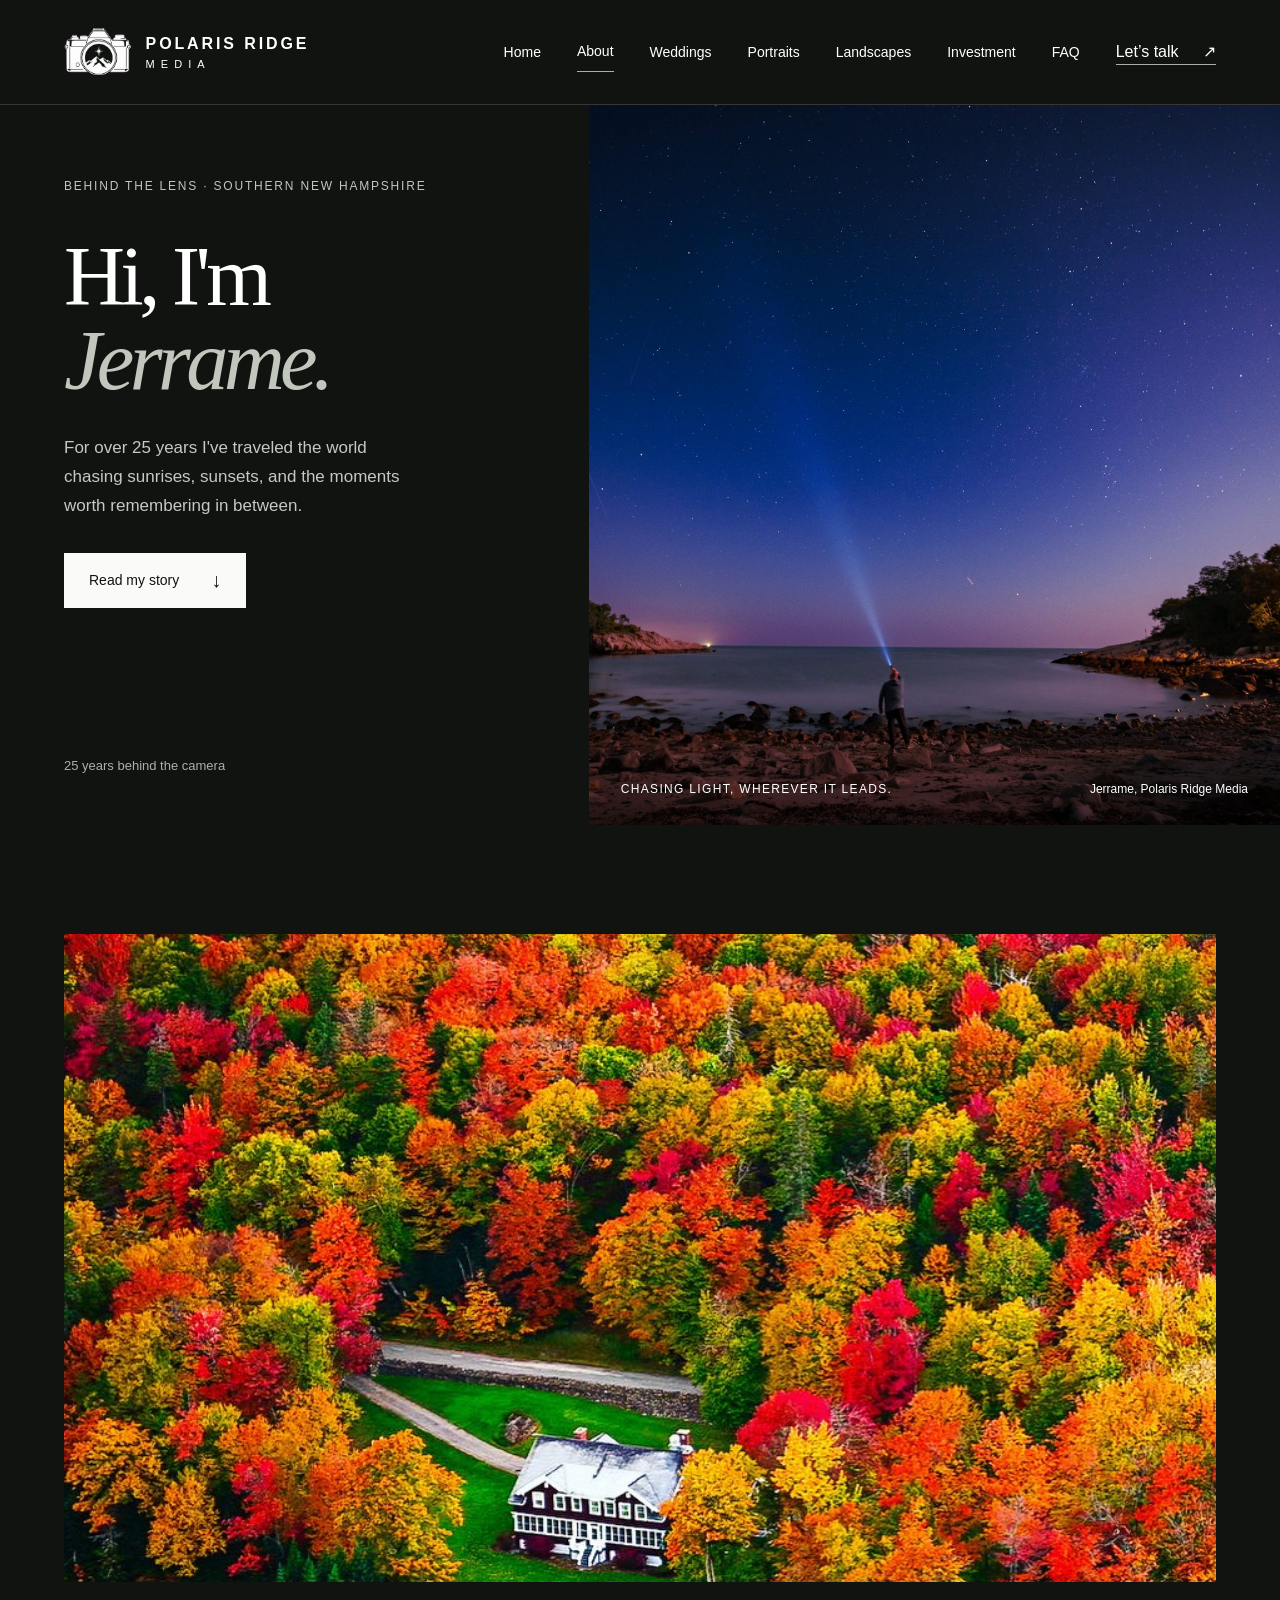
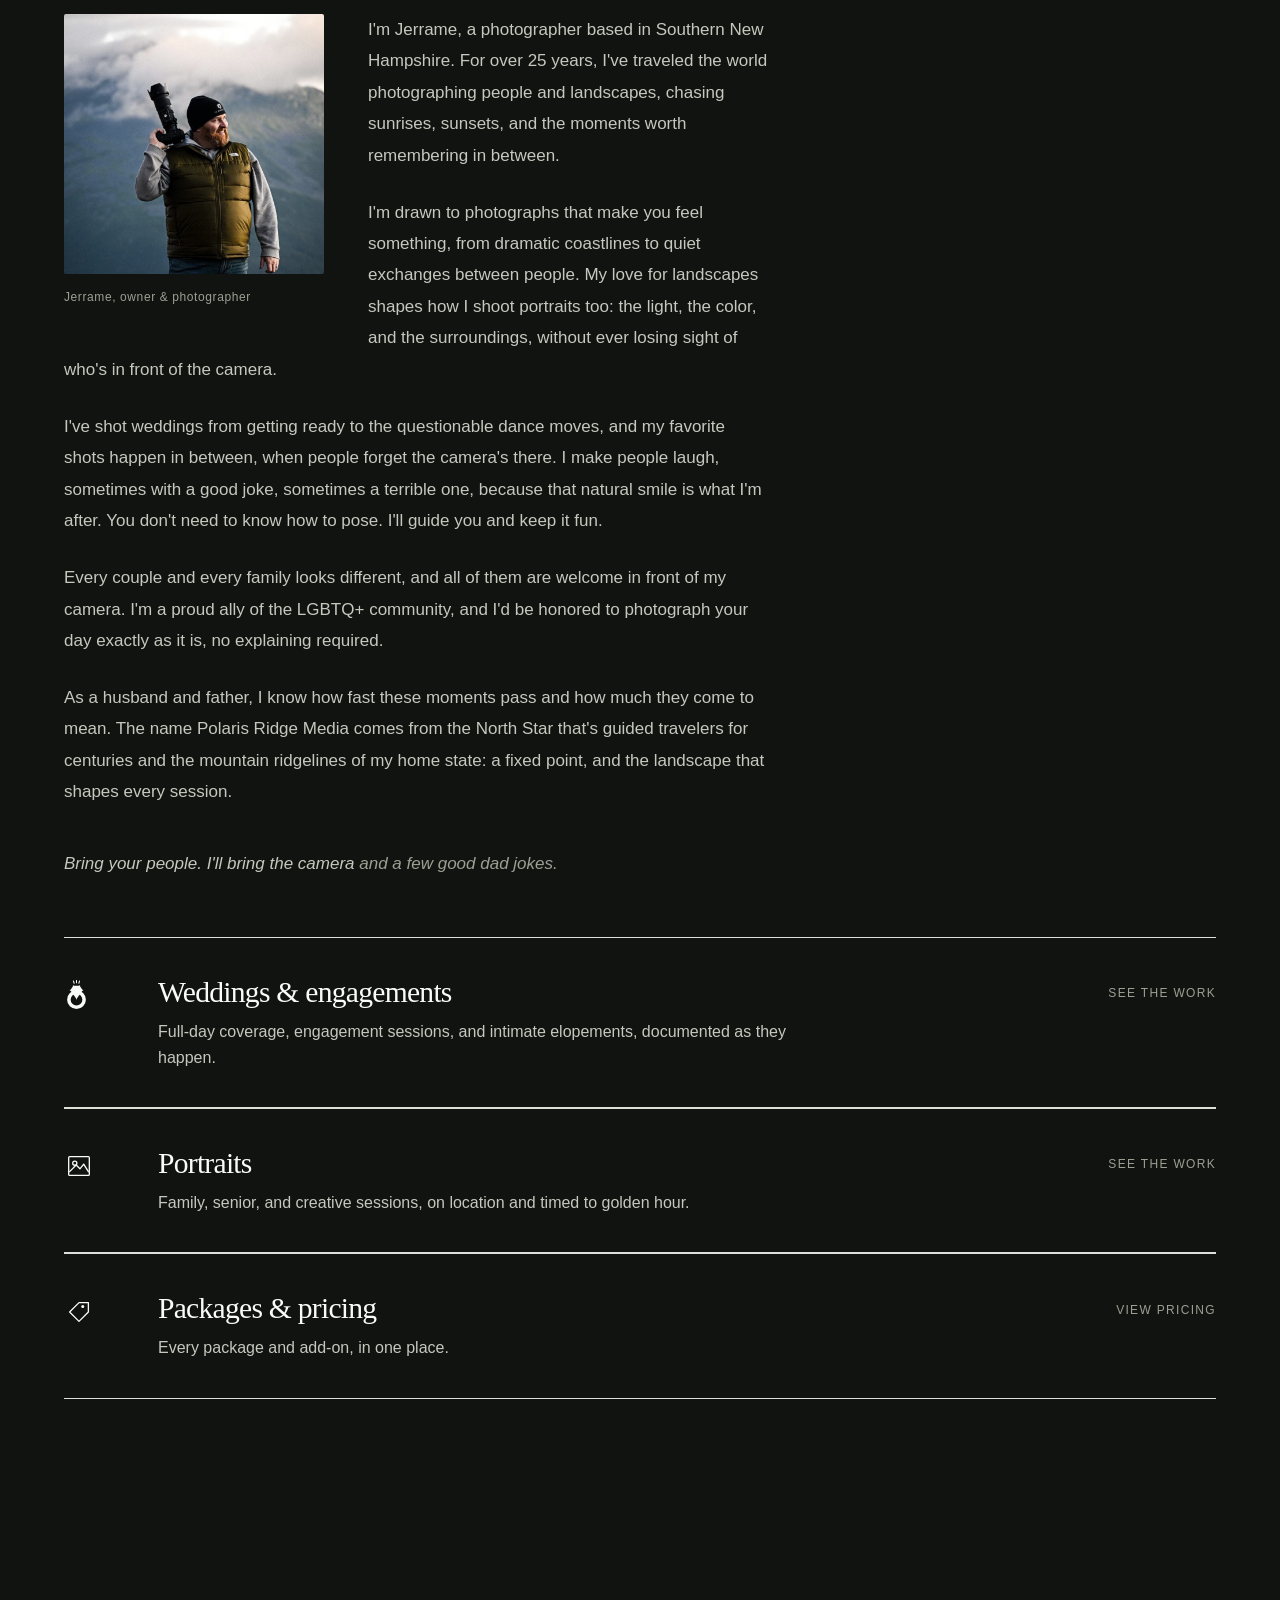
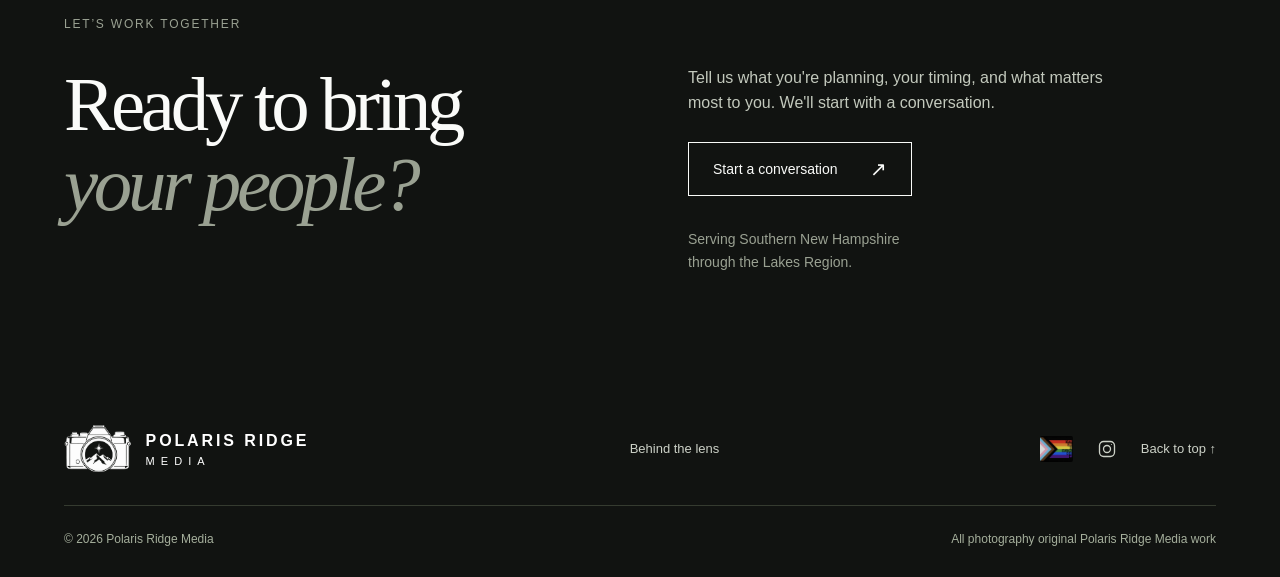
<file: about.html>
<!doctype html>
<html lang="en">
<head>
<meta charset="UTF-8"><meta name="viewport" content="width=device-width, initial-scale=1">
<title>Behind the Lens | Polaris Ridge Media</title>
<meta name="description" content="Meet Jerrame, the photographer behind Polaris Ridge Media. 25 years photographing people and landscapes throughout Southern New Hampshire and beyond.">
<meta name="theme-color" content="#111311">
<link rel="icon" href="assets/favicon.svg" type="image/svg+xml">
<link rel="stylesheet" href="styles.css">
<meta property="og:type" content="website">
<meta property="og:site_name" content="Polaris Ridge Media">
<meta property="og:title" content="Behind the Lens | Polaris Ridge Media">
<meta property="og:description" content="Meet Jerrame, the photographer behind Polaris Ridge Media. 25 years photographing people and landscapes throughout Southern New Hampshire and beyond.">
<meta property="og:url" content="https://polarisridgemedia.com/about.html">
<meta property="og:image" content="https://polarisridgemedia.com/assets/social/og-image.jpg">
<meta property="og:image:width" content="1200">
<meta property="og:image:height" content="630">
<meta name="twitter:card" content="summary_large_image">
<meta name="twitter:title" content="Behind the Lens | Polaris Ridge Media">
<meta name="twitter:description" content="Meet Jerrame, the photographer behind Polaris Ridge Media. 25 years photographing people and landscapes throughout Southern New Hampshire and beyond.">
<meta name="twitter:image" content="https://polarisridgemedia.com/assets/social/og-image.jpg">
</head>
<body>
<a class="skip-link" href="#main">Skip to content</a>
<header class="header">
<a class="brand" href="home.html" aria-label="Polaris Ridge Media home"><span class="camera-mark" aria-hidden="true"><img src="assets/brand-board.png" alt="" width="1145" height="1374"></span><span class="wordmark">POLARIS RIDGE<span>MEDIA</span></span></a>
<div class="header-right">
<nav class="page-nav" id="main-nav" aria-label="Main navigation"><a href="home.html">Home</a><a class="current" href="about.html">About</a><a href="weddings.html">Weddings</a><a href="family-senior.html">Portraits</a><a href="landscapes.html">Landscapes</a><a href="investment.html">Investment</a><a href="faq.html">FAQ</a></nav>
<a class="nav-contact" href="contact.html">Let’s talk <span aria-hidden="true">↗</span></a>
<button class="nav-toggle" id="nav-toggle" type="button" aria-expanded="false" aria-controls="main-nav" aria-label="Open menu"><span></span><span></span><span></span></button>
</div>
</header>
<main id="main">
<section class="hero" id="top" aria-labelledby="hero-title">
<div class="hero-copy"><p class="eyebrow">BEHIND THE LENS · SOUTHERN NEW HAMPSHIRE</p><h1 id="hero-title">Hi, I'm<br><em>Jerrame.</em></h1><p class="hero-description">For over 25 years I've traveled the world chasing sunrises, sunsets, and the moments worth remembering in between.</p><a class="button button-light" href="#story">Read my story <span aria-hidden="true">↓</span></a><p class="hero-region">25 years behind the camera</p></div>
<figure class="hero-image about-hero"><img src="assets/about/behind-the-lens.jpg" alt="Jerrame standing on a rocky New Hampshire beach at night, shining a light up into a sky full of stars" width="1800" height="1200" fetchpriority="high"><figcaption>CHASING LIGHT, WHEREVER IT LEADS.<span>Jerrame, Polaris Ridge Media</span></figcaption></figure>
</section>

<section class="about-body content-width" id="story">
<figure class="about-side-photo"><img src="assets/about/lake-house-foliage.jpg" alt="Aerial view of a lake house tucked into brilliant fall foliage on the water's edge" loading="lazy"></figure>
<div class="about-text">
<figure class="about-portrait"><img src="assets/about/jerrame-portrait.jpg" alt="Jerrame holding his camera on a misty mountain summit" width="900" height="900"><figcaption>Jerrame, owner &amp; photographer</figcaption></figure>
<p class="about-lede">I'm Jerrame, a photographer based in Southern New Hampshire. For over 25 years, I've traveled the world photographing people and landscapes, chasing sunrises, sunsets, and the moments worth remembering in between.</p>
<p>I'm drawn to photographs that make you feel something, from dramatic coastlines to quiet exchanges between people. My love for landscapes shapes how I shoot portraits too: the light, the color, and the surroundings, without ever losing sight of who's in front of the camera.</p>
<p>I've shot weddings from getting ready to the questionable dance moves, and my favorite shots happen in between, when people forget the camera's there. I make people laugh, sometimes with a good joke, sometimes a terrible one, because that natural smile is what I'm after. You don't need to know how to pose. I'll guide you and keep it fun.</p>
<p>Every couple and every family looks different, and all of them are welcome in front of my camera. I'm a proud ally of the LGBTQ+ community, and I'd be honored to photograph your day exactly as it is, no explaining required.</p>
<p>As a husband and father, I know how fast these moments pass and how much they come to mean. The name Polaris Ridge Media comes from the North Star that's guided travelers for centuries and the mountain ridgelines of my home state: a fixed point, and the landscape that shapes every session.</p>
<p class="about-closer">Bring your people. I'll bring the camera <span>and a few good dad jokes.</span></p>
</div>
</section>

<section class="service-list service-list-icons content-width" aria-label="Explore the work">
<a class="service-link" href="weddings.html"><article><span class="service-icon" aria-hidden="true"><svg class="service-icon-solid" viewBox="0 0 32 38" fill="currentColor"><path fill-rule="evenodd" d="M16 37a12 12 0 1 0 0-24 12 12 0 0 0 0 24Zm0-4.5a7.5 7.5 0 1 1 0-15 7.5 7.5 0 0 1 0 15Z"></path><path d="M12 7 L20 7 L24 13 L16 24 L8 13 Z"></path><g stroke="#fafbf9" stroke-width="0.9" stroke-linecap="round"><line x1="12" y1="7" x2="12.5" y2="13"></line><line x1="20" y1="7" x2="19.5" y2="13"></line><line x1="8" y1="13" x2="24" y2="13"></line><line x1="16" y1="13" x2="16" y2="24"></line></g><path d="M13 4 L12 1 M16 3.3 L16 0.3 M19 4 L20 1" stroke="currentColor" stroke-width="1.3" stroke-linecap="round" fill="none"></path></svg></span><div><h3>Weddings &amp; engagements</h3><p>Full-day coverage, engagement sessions, and intimate elopements, documented as they happen.</p></div><span class="service-type">SEE THE WORK</span></article></a>
<a class="service-link" href="family-senior.html"><article><span class="service-icon" aria-hidden="true"><svg viewBox="0 0 32 32" fill="none" stroke="currentColor" stroke-width="1.4" stroke-linejoin="round" stroke-linecap="round"><rect x="5" y="6" width="22" height="20" rx="1"></rect><circle cx="11.5" cy="13" r="2.2"></circle><path d="M6 22 L13 15 L17 19 L21 14 L26 22"></path></svg></span><div><h3>Portraits</h3><p>Family, senior, and creative sessions, on location and timed to golden hour.</p></div><span class="service-type">SEE THE WORK</span></article></a>
<a class="service-link" href="investment.html"><article><span class="service-icon" aria-hidden="true"><svg viewBox="0 0 32 32" fill="none" stroke="currentColor" stroke-width="1.4" stroke-linejoin="round" stroke-linecap="round"><path d="M6 16 L16 6 L26 6 L26 16 L16 26 Z"></path><circle cx="20" cy="10" r="1.6" fill="currentColor" stroke="none"></circle></svg></span><div><h3>Packages &amp; pricing</h3><p>Every package and add-on, in one place.</p></div><span class="service-type">VIEW PRICING</span></article></a>
</section>

<section class="contact content-width" id="contact"><p class="eyebrow">LET’S WORK TOGETHER</p><h2>Ready to bring<br><em>your people?</em></h2><div class="contact-detail"><p>Tell us what you're planning, your timing, and what matters most to you. We'll start with a conversation.</p><a class="button button-dark" href="contact.html">Start a conversation <span aria-hidden="true">↗</span></a><p class="contact-region">Serving Southern New Hampshire<br>through the Lakes Region.</p></div></section>
</main>
<footer><div class="footer-top content-width"><a class="brand" href="home.html" aria-label="Back to top"><span class="camera-mark" aria-hidden="true"><img src="assets/brand-board.png" alt="" width="1145" height="1374"></span><span class="wordmark">POLARIS RIDGE<span>MEDIA</span></span></a><p>Behind the lens</p><div class="footer-links"><a class="footer-pride" href="about.html#story" aria-label="Everyone is welcome here — read about Polaris Ridge Media as an LGBTQ+ ally"><img src="assets/brand/pride-ally-badge.jpg" alt="Progress Pride flag with the words Everyone Is Welcome Here" width="320" height="251" loading="lazy"></a><a class="footer-social" href="https://www.instagram.com/polarisridgemedia/" target="_blank" rel="noopener" aria-label="Polaris Ridge Media on Instagram"><svg viewBox="0 0 24 24" fill="none" stroke="currentColor" stroke-width="1.6" stroke-linecap="round" stroke-linejoin="round"><rect x="3" y="3" width="18" height="18" rx="5"></rect><circle cx="12" cy="12" r="4.2"></circle><circle cx="17.3" cy="6.7" r="0.6" fill="currentColor" stroke="none"></circle></svg></a><a href="#top">Back to top ↑</a></div></div><div class="footer-bottom content-width"><span>© 2026 Polaris Ridge Media</span><span>All photography original Polaris Ridge Media work</span></div></footer>
<script src="nav.js" defer></script>
</body></html>
</file>
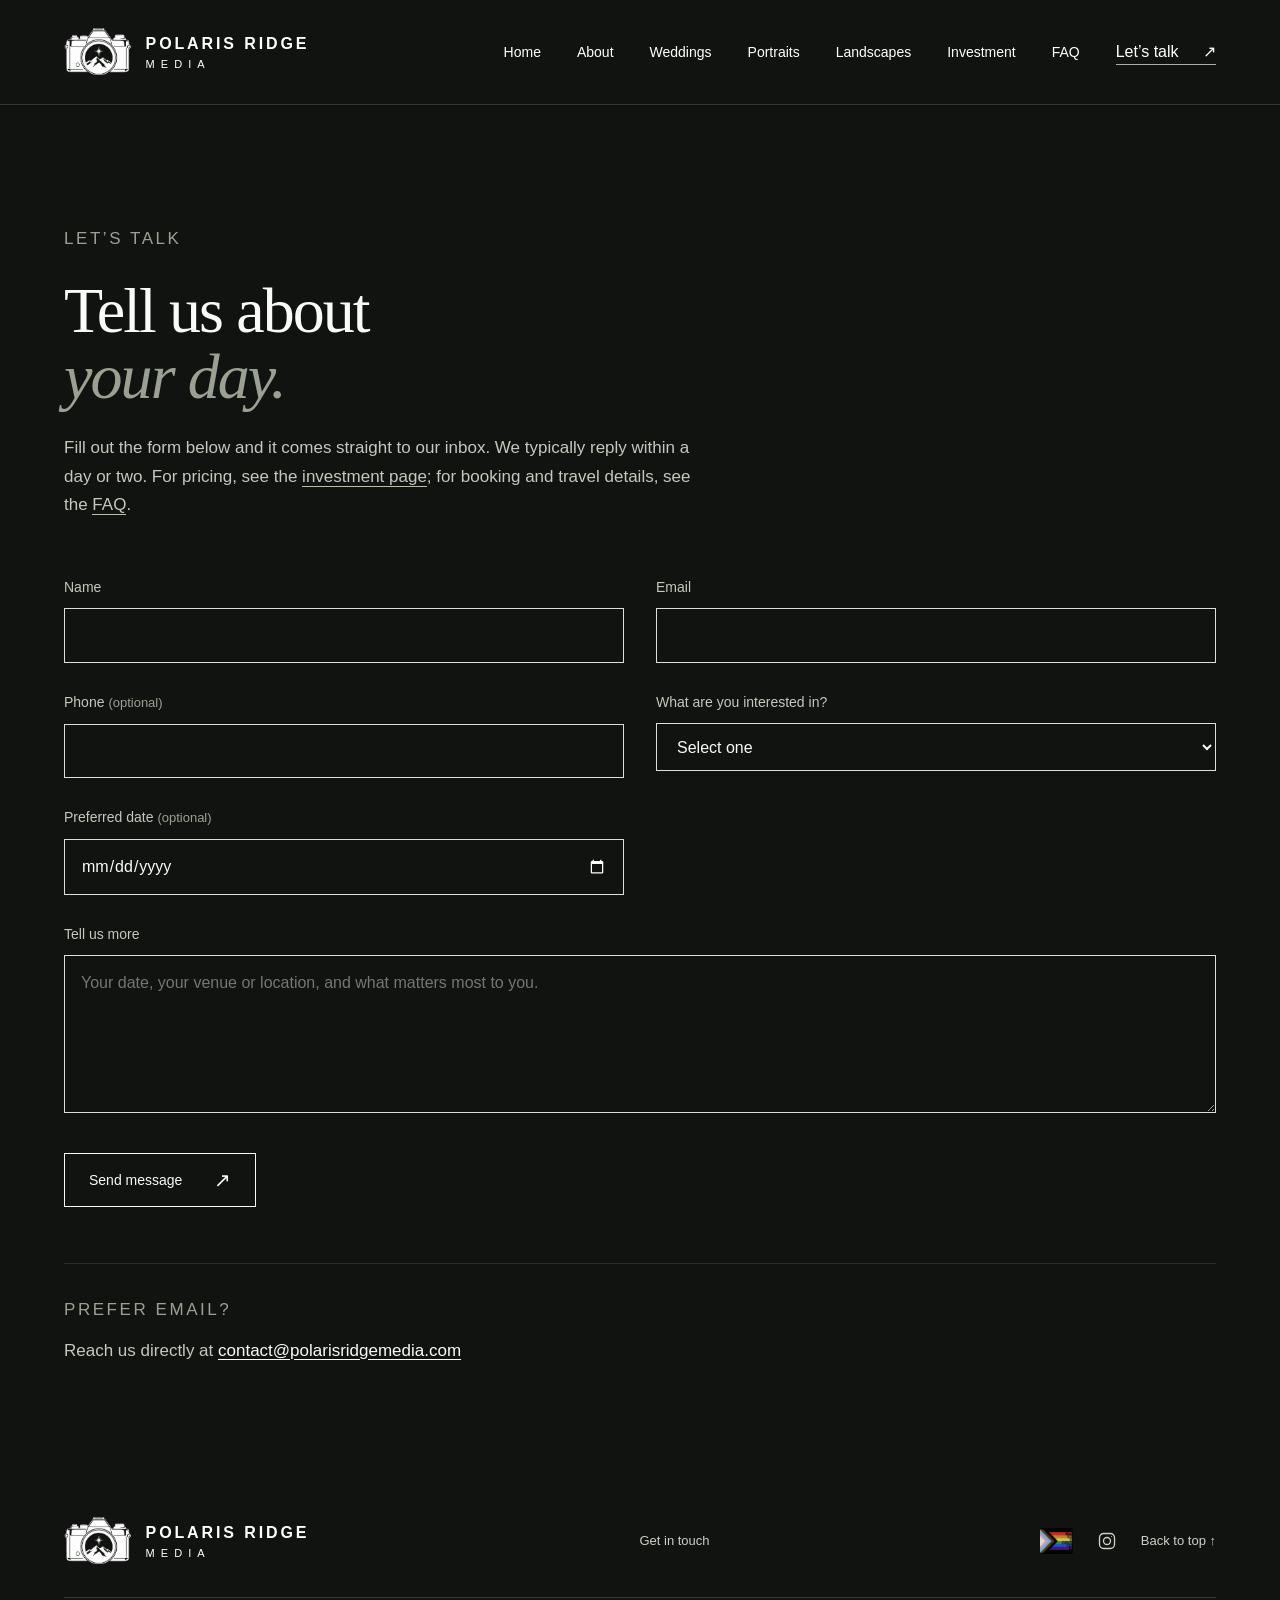
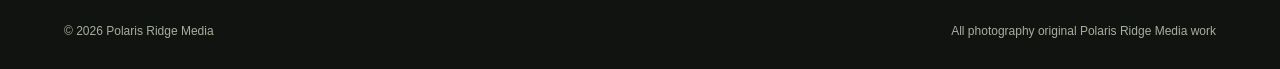
<file: contact.html>
<!doctype html>
<html lang="en">
<head>
<meta charset="UTF-8"><meta name="viewport" content="width=device-width, initial-scale=1">
<title>Contact | Polaris Ridge Media</title>
<meta name="description" content="Get in touch with Polaris Ridge Media about wedding, engagement, family, or senior portrait photography in New Hampshire.">
<meta name="theme-color" content="#111311">
<link rel="icon" href="assets/favicon.svg" type="image/svg+xml">
<link rel="stylesheet" href="styles.css">
<meta property="og:type" content="website">
<meta property="og:site_name" content="Polaris Ridge Media">
<meta property="og:title" content="Contact | Polaris Ridge Media">
<meta property="og:description" content="Get in touch with Polaris Ridge Media about wedding, engagement, family, or senior portrait photography in New Hampshire.">
<meta property="og:url" content="https://polarisridgemedia.com/contact.html">
<meta property="og:image" content="https://polarisridgemedia.com/assets/social/og-image.jpg">
<meta property="og:image:width" content="1200">
<meta property="og:image:height" content="630">
<meta name="twitter:card" content="summary_large_image">
<meta name="twitter:title" content="Contact | Polaris Ridge Media">
<meta name="twitter:image" content="https://polarisridgemedia.com/assets/social/og-image.jpg">
</head>
<body>
<a class="skip-link" href="#main">Skip to content</a>
<header class="header">
<a class="brand" href="home.html" aria-label="Polaris Ridge Media home"><span class="camera-mark" aria-hidden="true"><img src="assets/brand-board.png" alt="" width="1145" height="1374"></span><span class="wordmark">POLARIS RIDGE<span>MEDIA</span></span></a>
<div class="header-right">
<nav class="page-nav" id="main-nav" aria-label="Main navigation"><a href="home.html">Home</a><a href="about.html">About</a><a href="weddings.html">Weddings</a><a href="family-senior.html">Portraits</a><a href="landscapes.html">Landscapes</a><a href="investment.html">Investment</a><a href="faq.html">FAQ</a></nav>
<a class="nav-contact" href="contact.html">Let’s talk <span aria-hidden="true">↗</span></a>
<button class="nav-toggle" id="nav-toggle" type="button" aria-expanded="false" aria-controls="main-nav" aria-label="Open menu"><span></span><span></span><span></span></button>
</div>
</header>
<main id="main">

<section class="page-head content-width" id="top">
<p class="eyebrow">LET’S TALK</p>
<h1>Tell us about<br><em>your day.</em></h1>
<p id="contact-intro">Fill out the form below and it comes straight to our inbox. We typically reply within a day or two. For pricing, see the <a href="investment.html">investment page</a>; for booking and travel details, see the <a href="faq.html">FAQ</a>.</p>
</section>

<section class="contact-form-section content-width">
<form id="contact-form" novalidate>
<input type="hidden" name="access_key" value="4b04ac33-d545-460a-bb36-b285745d79a6">
<input type="hidden" name="subject" value="New inquiry from polarisridgemedia.com">
<input type="hidden" name="from_name" value="Polaris Ridge Media website">
<input type="checkbox" name="botcheck" class="botcheck" tabindex="-1" autocomplete="off">
<div class="form-grid">
<label class="form-field"><span>Name</span><input type="text" name="name" required autocomplete="name"></label>
<label class="form-field"><span>Email</span><input type="email" name="email" required autocomplete="email"></label>
<label class="form-field"><span>Phone <em>(optional)</em></span><input type="tel" name="phone" autocomplete="tel"></label>
<label class="form-field"><span>What are you interested in?</span>
<select name="service" required>
<option value="" disabled selected>Select one</option>
<option value="wedding">Wedding photography</option>
<option value="engagement">Engagement session</option>
<option value="family">Family portraits</option>
<option value="senior">Senior portraits</option>
<option value="other">Other / not sure</option>
</select>
</label>
<label class="form-field"><span>Preferred date <em>(optional)</em></span><input type="date" name="preferred_date"></label>
<label class="form-field form-field-wide"><span>Tell us more</span><textarea name="message" rows="5" required placeholder="Your date, your venue or location, and what matters most to you."></textarea></label>
</div>
<button class="button button-dark" type="submit">Send message <span aria-hidden="true">↗</span></button>
</form>
<p id="form-status" class="form-status" role="status" aria-live="polite"></p>
<div class="contact-direct"><p class="eyebrow">PREFER EMAIL?</p><p>Reach us directly at <a href="mailto:contact@polarisridgemedia.com">contact@polarisridgemedia.com</a></p></div>
</section>

</main>
<footer><div class="footer-top content-width"><a class="brand" href="home.html" aria-label="Back to top"><span class="camera-mark" aria-hidden="true"><img src="assets/brand-board.png" alt="" width="1145" height="1374"></span><span class="wordmark">POLARIS RIDGE<span>MEDIA</span></span></a><p>Get in touch</p><div class="footer-links"><a class="footer-pride" href="about.html#story" aria-label="Everyone is welcome here — read about Polaris Ridge Media as an LGBTQ+ ally"><img src="assets/brand/pride-ally-badge.jpg" alt="Progress Pride flag with the words Everyone Is Welcome Here" width="320" height="251" loading="lazy"></a><a class="footer-social" href="https://www.instagram.com/polarisridgemedia/" target="_blank" rel="noopener" aria-label="Polaris Ridge Media on Instagram"><svg viewBox="0 0 24 24" fill="none" stroke="currentColor" stroke-width="1.6" stroke-linecap="round" stroke-linejoin="round"><rect x="3" y="3" width="18" height="18" rx="5"></rect><circle cx="12" cy="12" r="4.2"></circle><circle cx="17.3" cy="6.7" r="0.6" fill="currentColor" stroke="none"></circle></svg></a><a href="#top">Back to top ↑</a></div></div><div class="footer-bottom content-width"><span>© 2026 Polaris Ridge Media</span><span>All photography original Polaris Ridge Media work</span></div></footer>
<script src="nav.js" defer></script>
<script src="contact.js" defer></script>
</body></html>
</file>
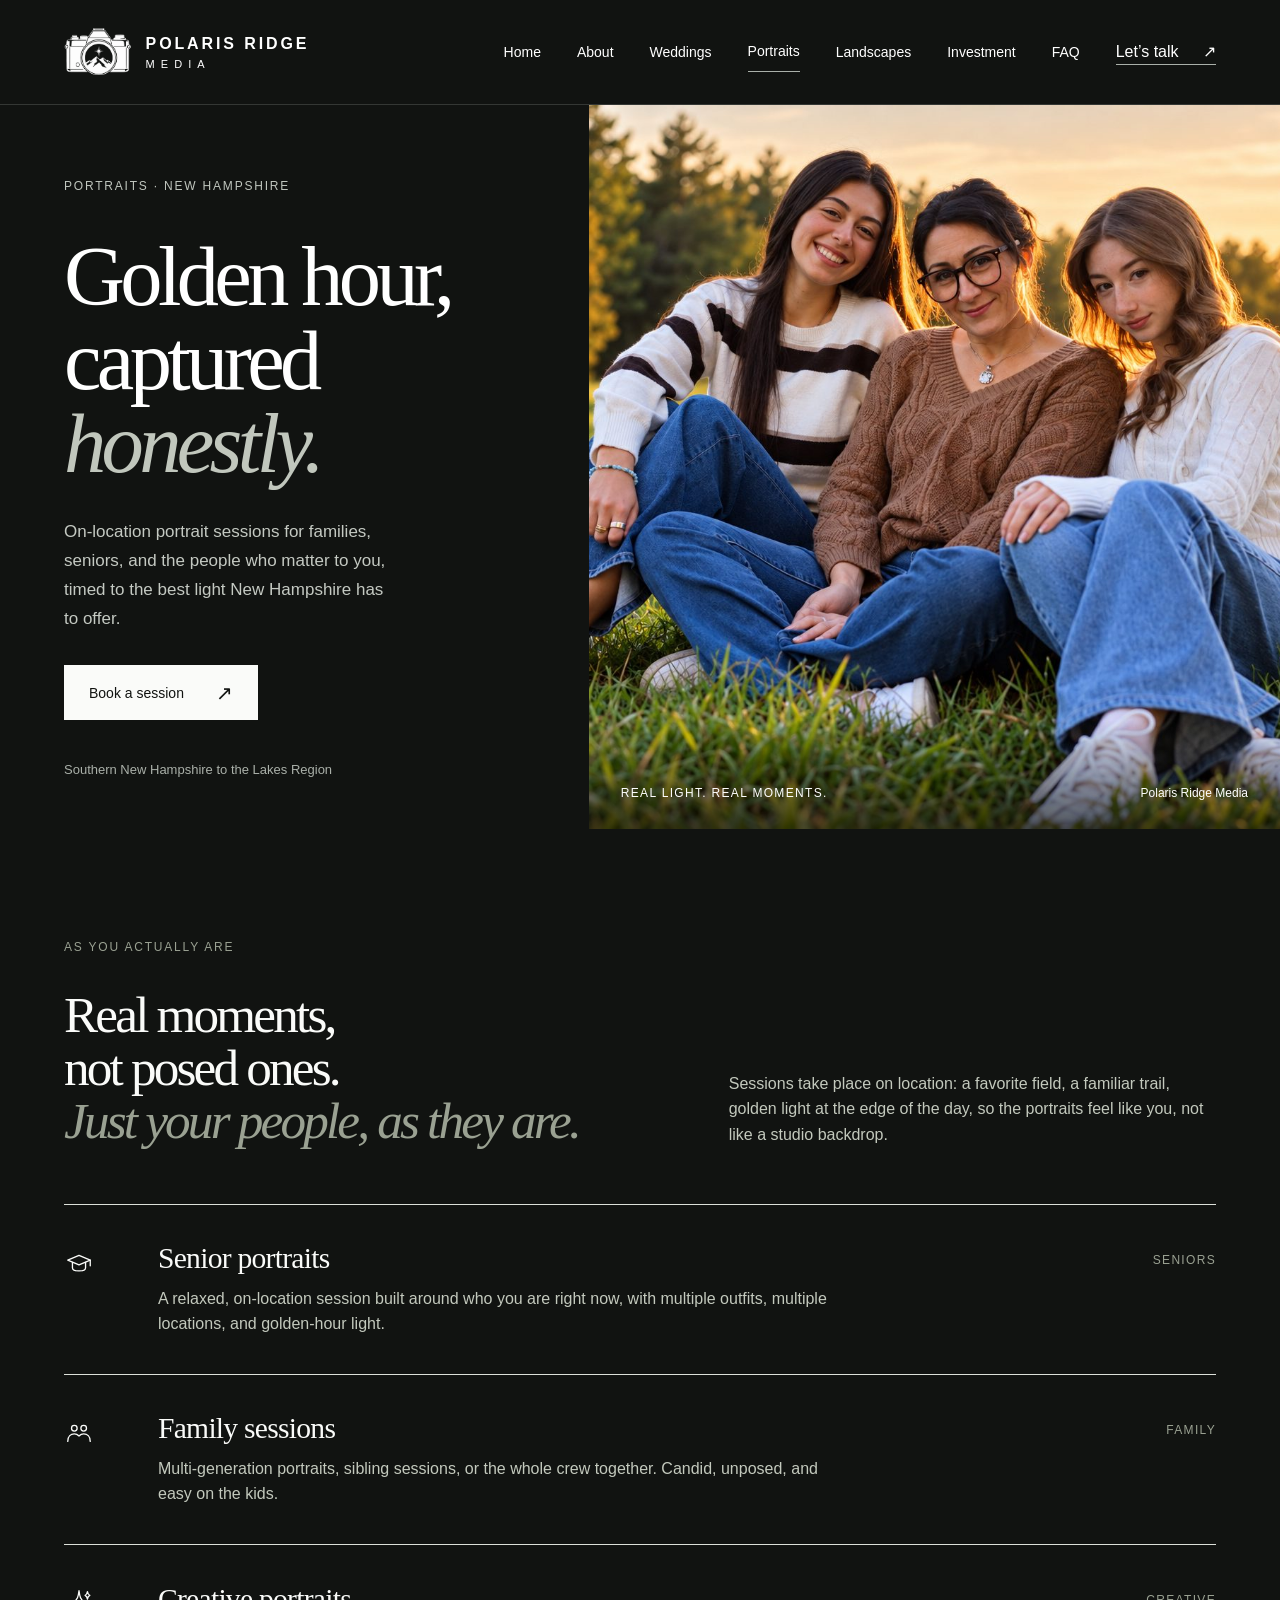
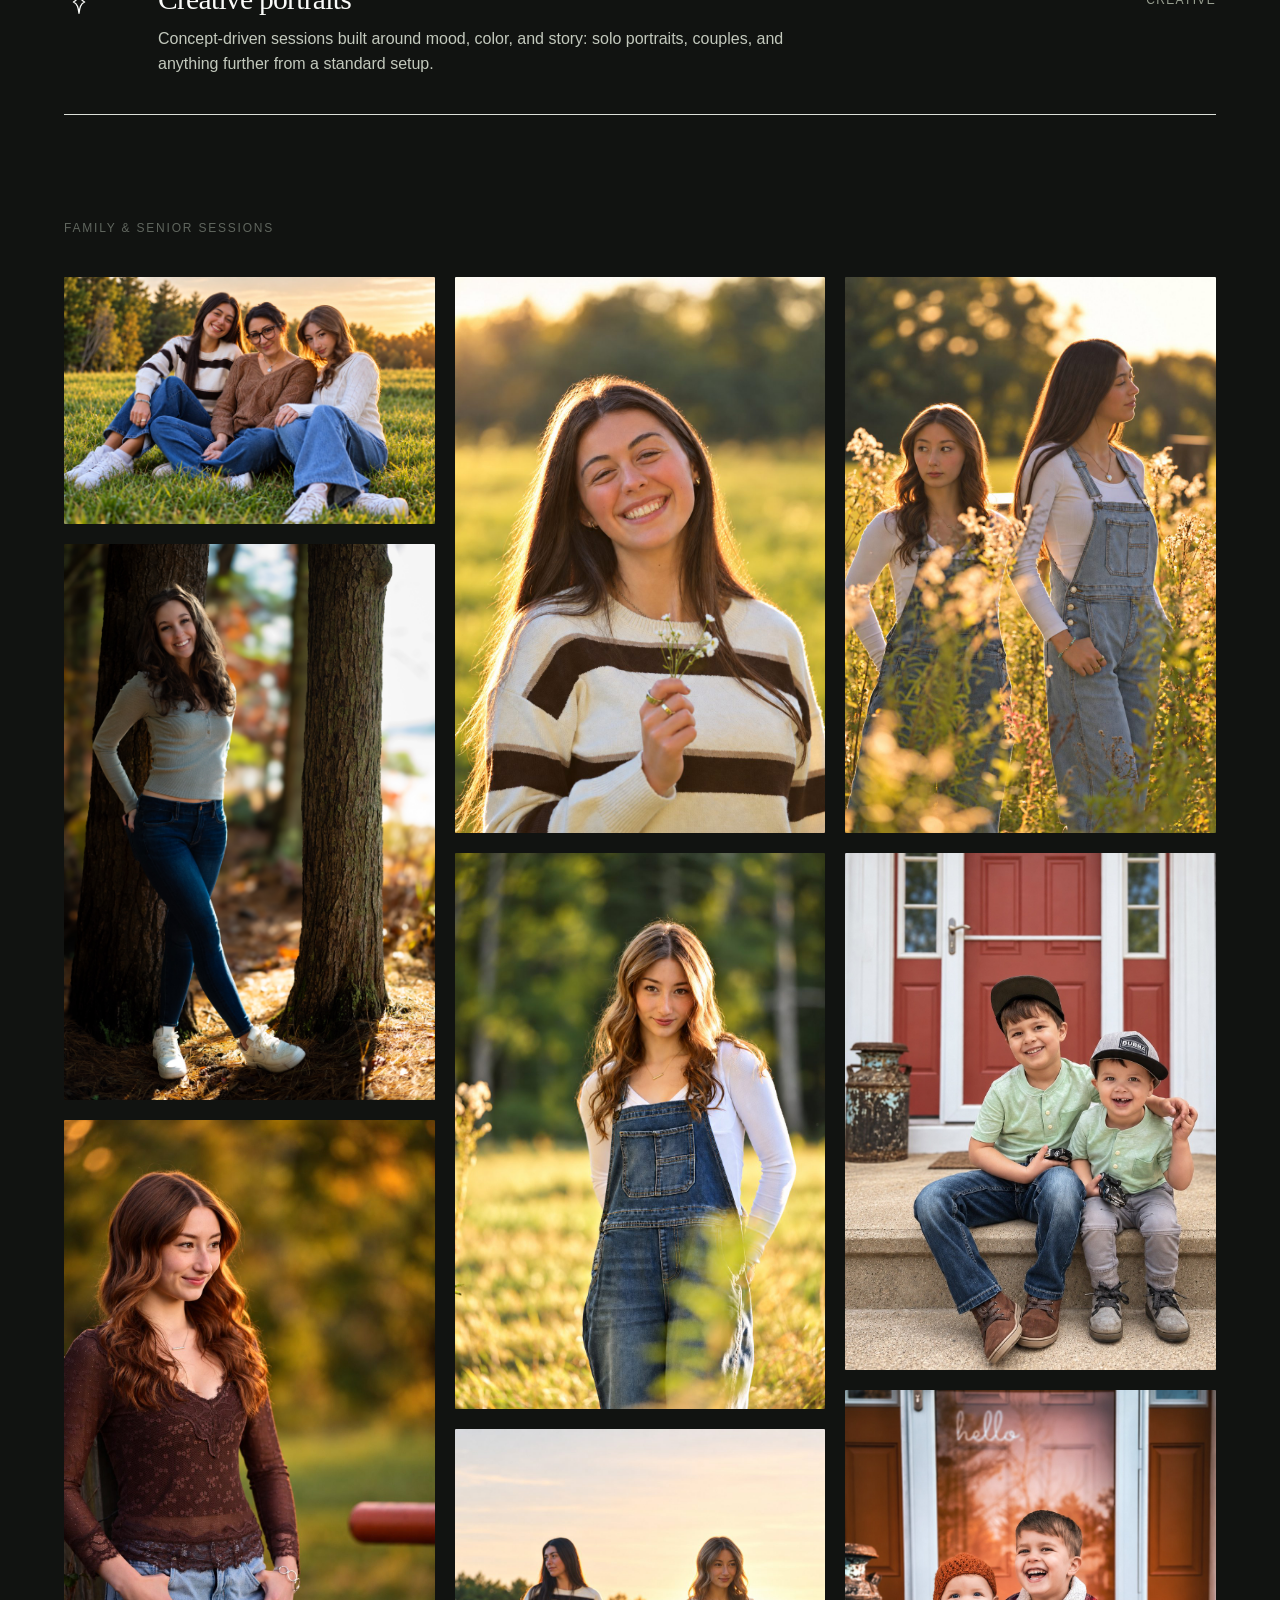
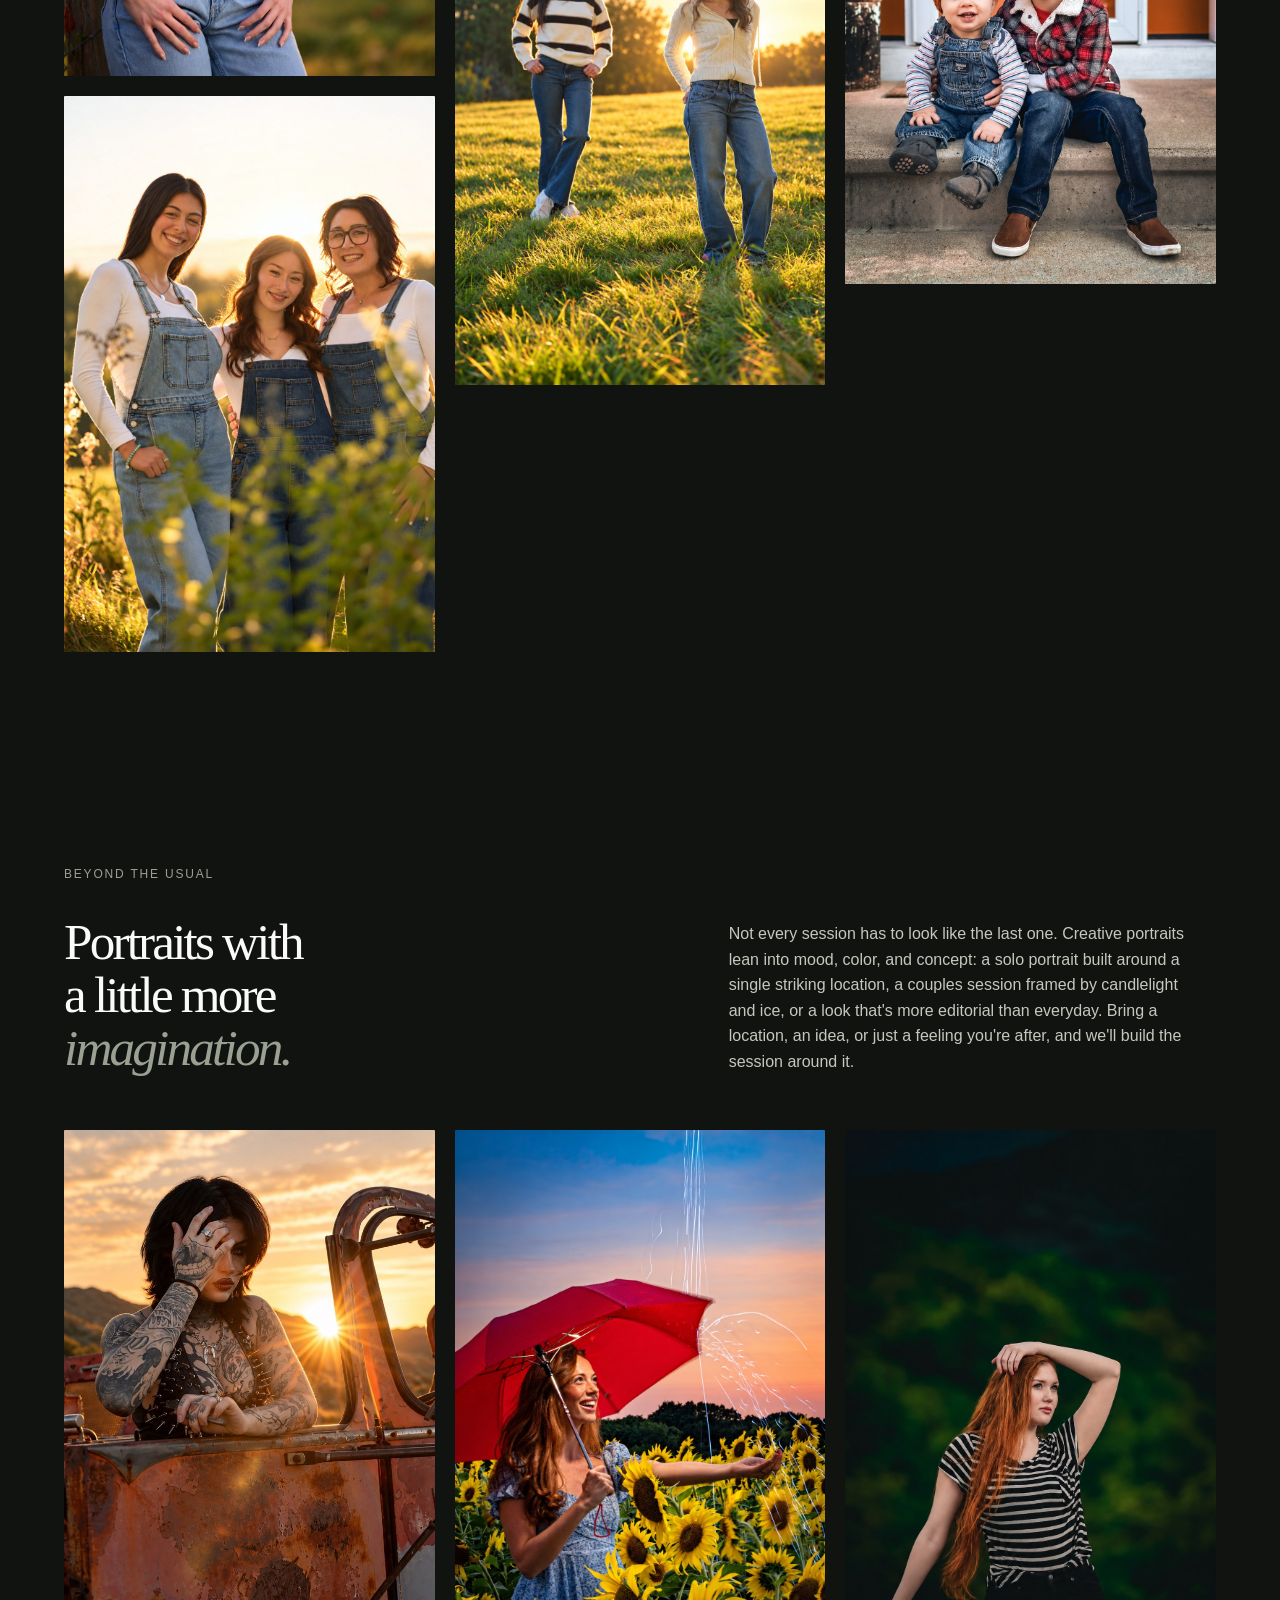
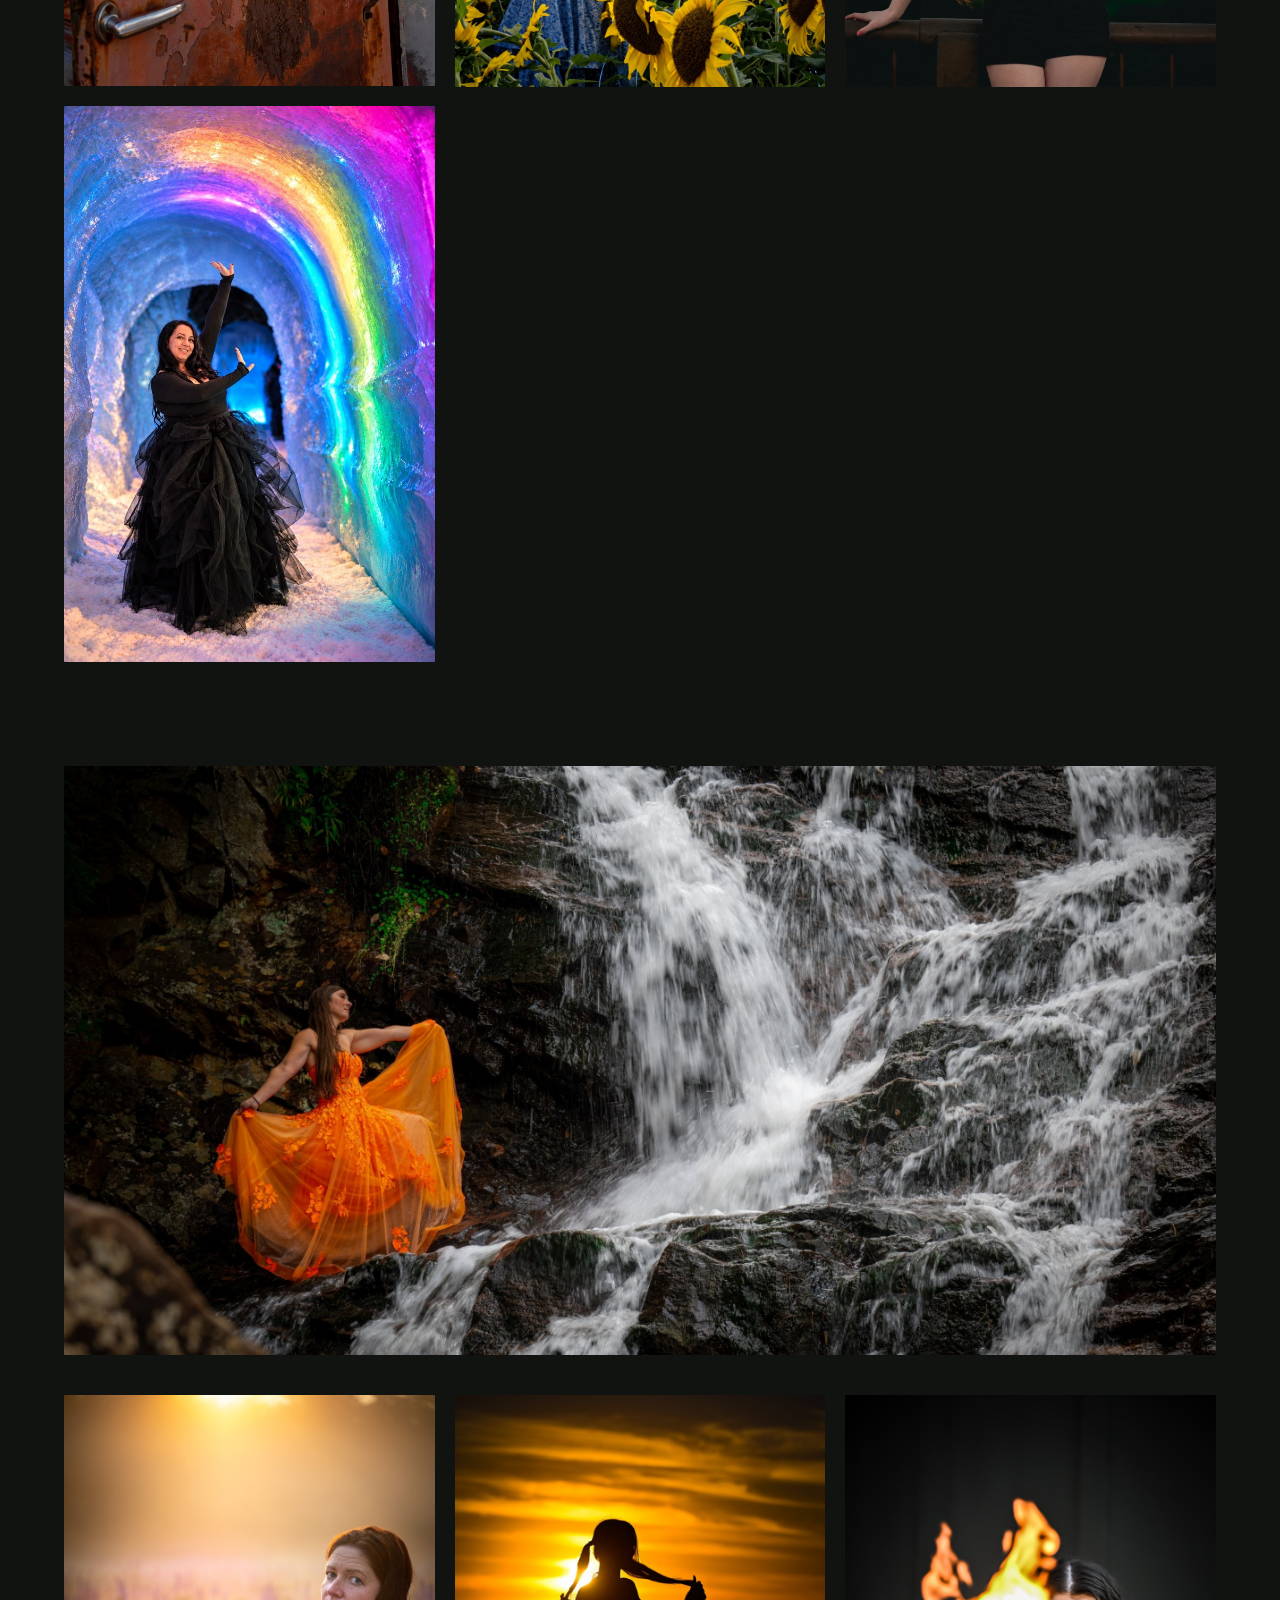
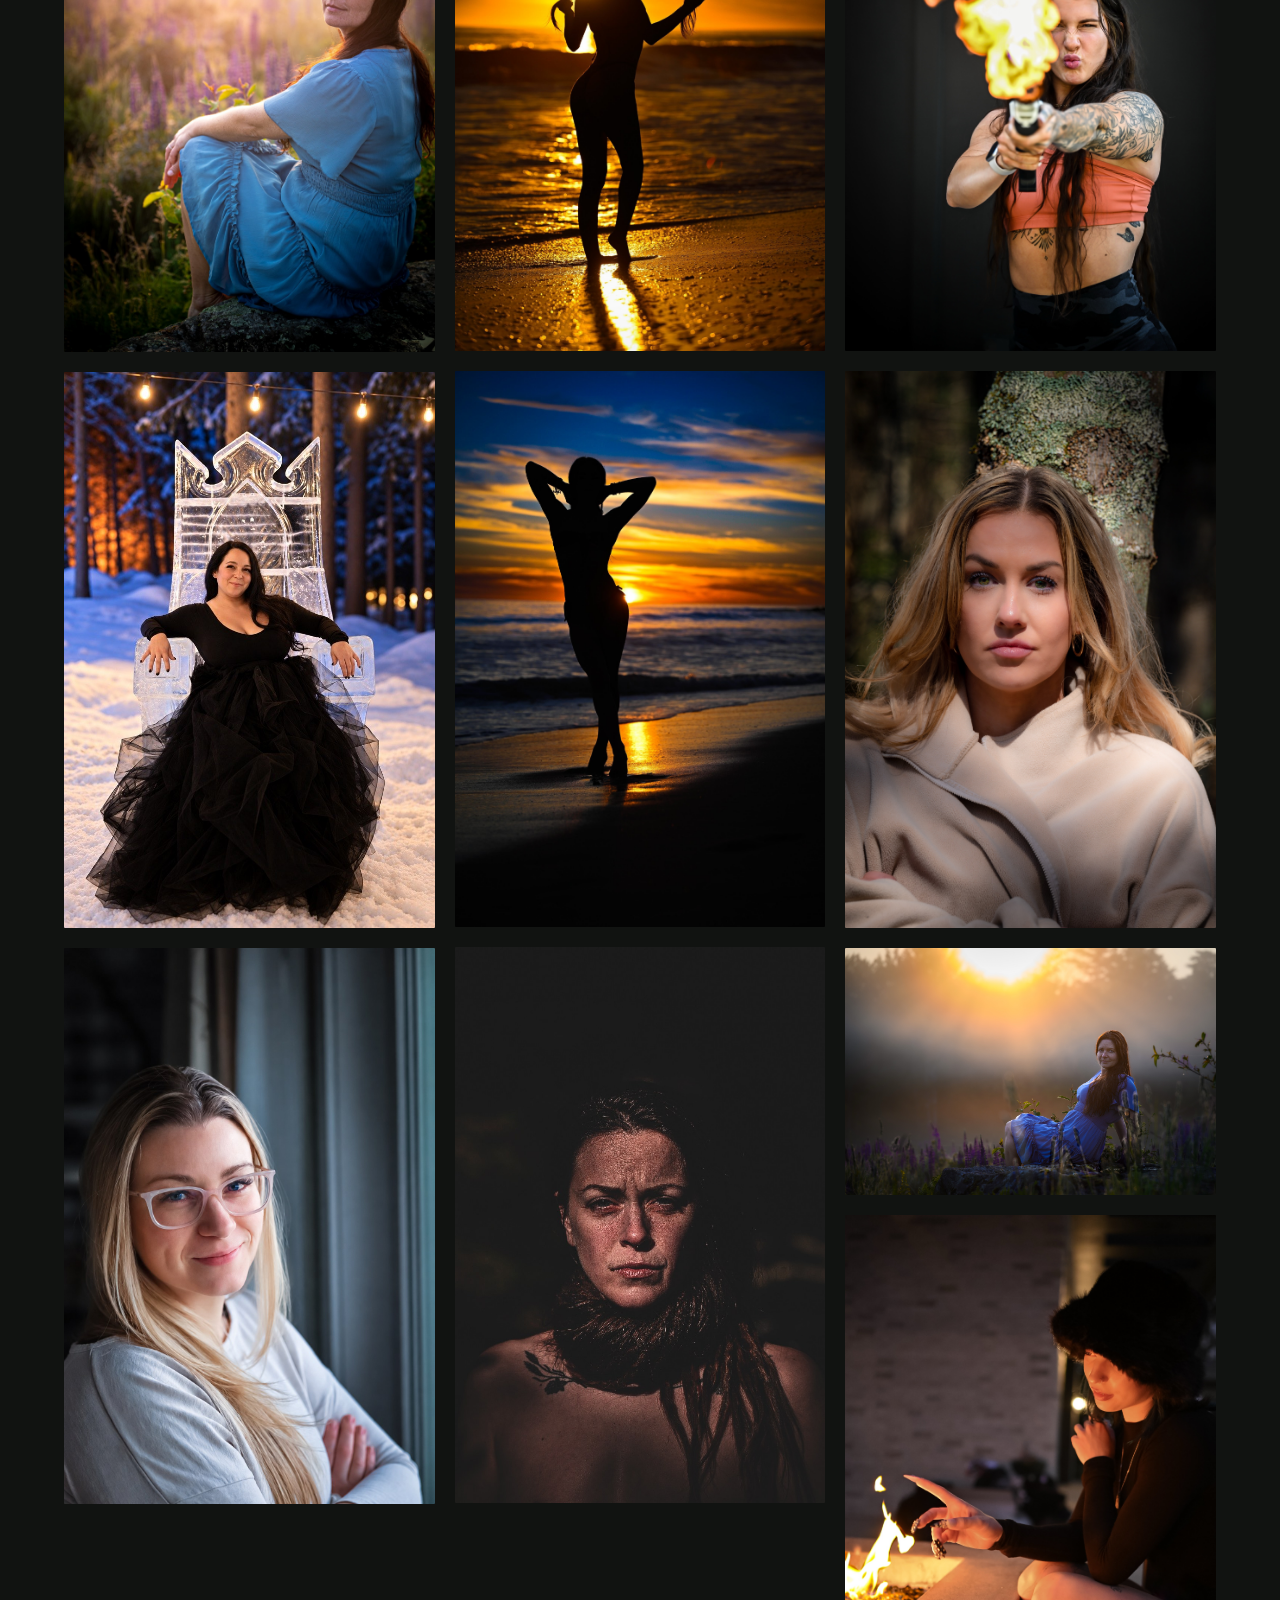
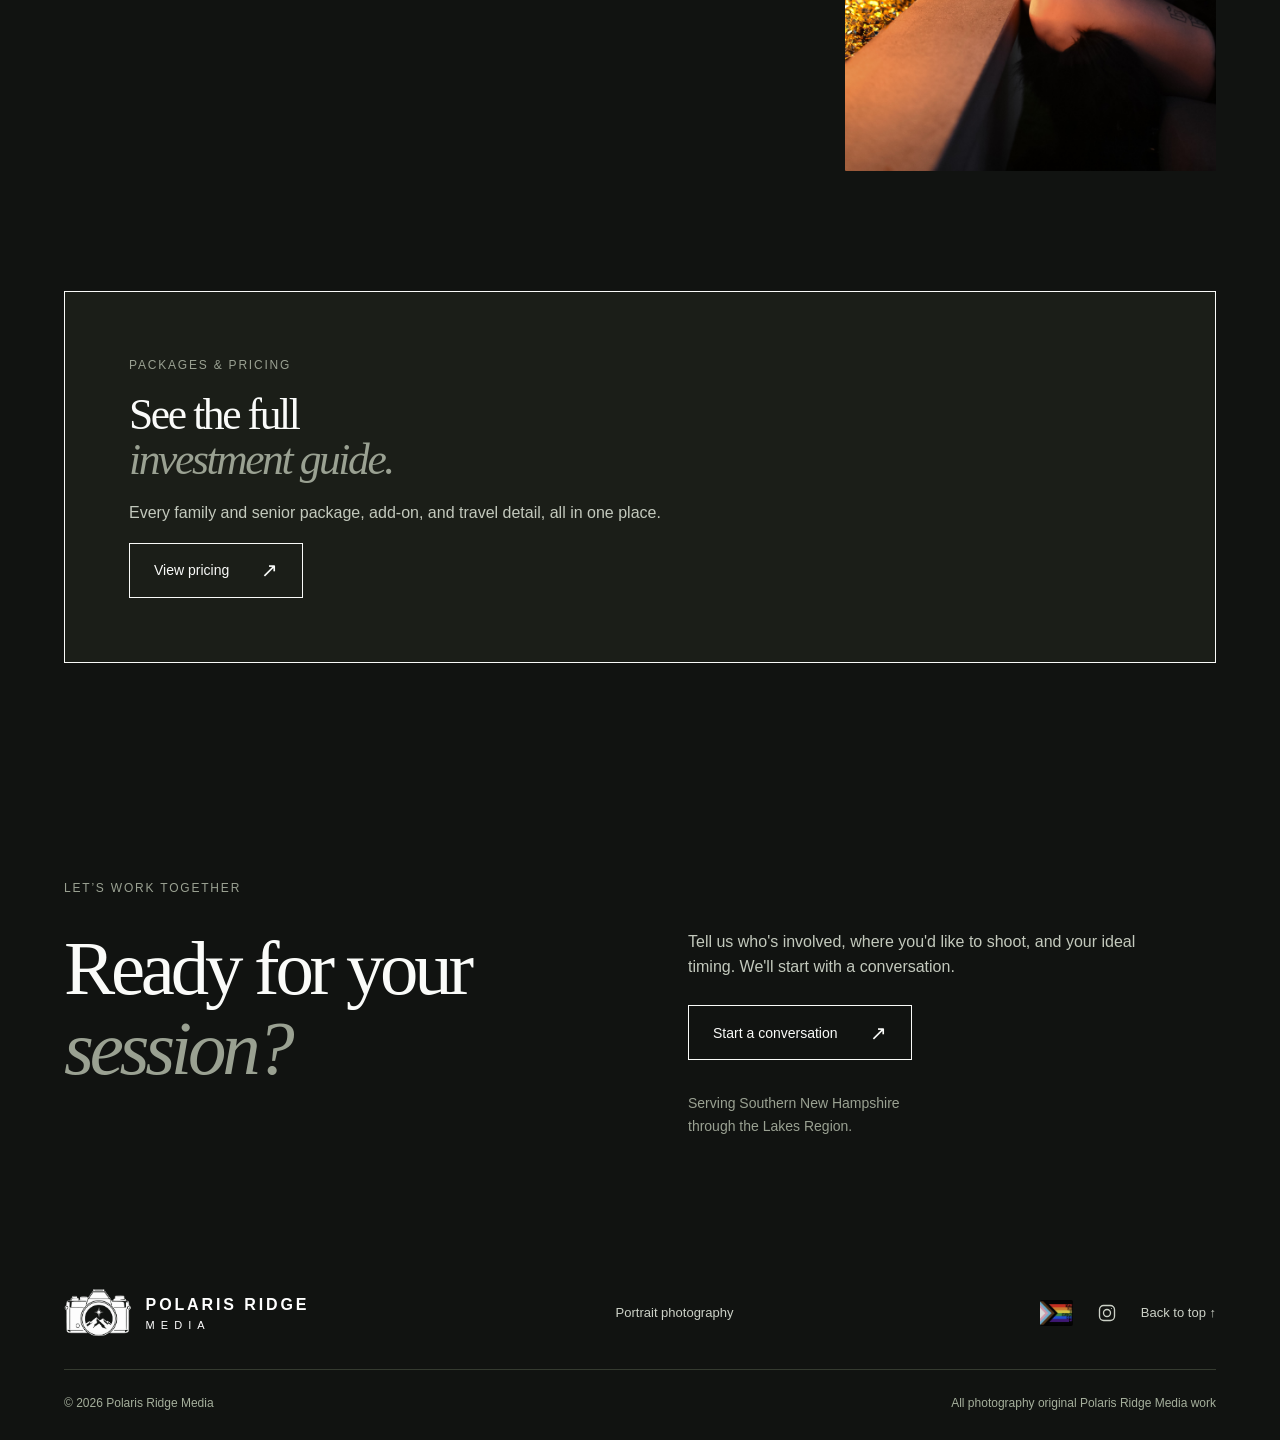
<file: family-senior.html>
<!doctype html>
<html lang="en">
<head>
<meta charset="UTF-8"><meta name="viewport" content="width=device-width, initial-scale=1">
<title>Portraits | Polaris Ridge Media</title>
<meta name="description" content="Family, senior, and creative portrait photography serving New Hampshire, timed to golden-hour light.">
<meta name="theme-color" content="#111311">
<link rel="icon" href="assets/favicon.svg" type="image/svg+xml">
<link rel="stylesheet" href="styles.css">
<meta property="og:type" content="website">
<meta property="og:site_name" content="Polaris Ridge Media">
<meta property="og:title" content="Portraits | Polaris Ridge Media">
<meta property="og:description" content="Family, senior, and creative portrait photography serving New Hampshire, timed to golden-hour light.">
<meta property="og:url" content="https://polarisridgemedia.com/family-senior.html">
<meta property="og:image" content="https://polarisridgemedia.com/assets/social/og-image.jpg">
<meta property="og:image:width" content="1200">
<meta property="og:image:height" content="630">
<meta name="twitter:card" content="summary_large_image">
<meta name="twitter:title" content="Portraits | Polaris Ridge Media">
<meta name="twitter:image" content="https://polarisridgemedia.com/assets/social/og-image.jpg">
</head>
<body>
<a class="skip-link" href="#main">Skip to content</a>
<header class="header">
<a class="brand" href="home.html" aria-label="Polaris Ridge Media home"><span class="camera-mark" aria-hidden="true"><img src="assets/brand-board.png" alt="" width="1145" height="1374"></span><span class="wordmark">POLARIS RIDGE<span>MEDIA</span></span></a>
<div class="header-right">
<nav class="page-nav" id="main-nav" aria-label="Main navigation"><a href="home.html">Home</a><a href="about.html">About</a><a href="weddings.html">Weddings</a><a class="current" href="family-senior.html">Portraits</a><a href="landscapes.html">Landscapes</a><a href="investment.html">Investment</a><a href="faq.html">FAQ</a></nav>
<a class="nav-contact" href="contact.html">Let’s talk <span aria-hidden="true">↗</span></a>
<button class="nav-toggle" id="nav-toggle" type="button" aria-expanded="false" aria-controls="main-nav" aria-label="Open menu"><span></span><span></span><span></span></button>
</div>
</header>
<main id="main">
<section class="hero" id="top" aria-labelledby="hero-title">
<div class="hero-copy"><p class="eyebrow">PORTRAITS · NEW HAMPSHIRE</p><h1 id="hero-title">Golden hour,<br>captured<br><em>honestly.</em></h1><p class="hero-description">On-location portrait sessions for families, seniors, and the people who matter to you, timed to the best light New Hampshire has to offer.</p><a class="button button-light" href="contact.html">Book a session <span aria-hidden="true">↗</span></a><p class="hero-region">Southern New Hampshire to the Lakes Region</p></div>
<figure class="hero-image"><img src="assets/family/fam-05.jpg" alt="Three generations of women sitting together in a sunlit field" width="1536" height="1024" fetchpriority="high"><figcaption>REAL LIGHT. REAL MOMENTS.<span>Polaris Ridge Media</span></figcaption></figure>
</section>
<section class="intro content-width"><p class="eyebrow">AS YOU ACTUALLY ARE</p><h2>Real moments,<br>not posed ones.<br><em>Just your people, as they are.</em></h2><p>Sessions take place on location: a favorite field, a familiar trail, golden light at the edge of the day, so the portraits feel like you, not like a studio backdrop.</p></section>
<section class="service-list service-list-icons content-width" aria-label="Family and senior portrait services"><article><span class="service-icon" aria-hidden="true"><svg viewBox="0 0 32 32" fill="none" stroke="currentColor" stroke-width="1.4" stroke-linejoin="round" stroke-linecap="round"><path d="M16 9 L28 14 L16 19 L4 14 Z"></path><path d="M9 16.5 V22 C9 24 12 25.5 16 25.5 C20 25.5 23 24 23 22 V16.5"></path><path d="M28 14 V20"></path></svg></span><div><h3>Senior portraits</h3><p>A relaxed, on-location session built around who you are right now, with multiple outfits, multiple locations, and golden-hour light.</p></div><span class="service-type">SENIORS</span></article><article><span class="service-icon" aria-hidden="true"><svg viewBox="0 0 32 32" fill="none" stroke="currentColor" stroke-width="1.4" stroke-linejoin="round" stroke-linecap="round"><circle cx="11" cy="12" r="3"></circle><circle cx="21" cy="12" r="3"></circle><path d="M4 26 C4 20.5 7.3 18 11 18 C13 18 14.6 18.8 15.7 20"></path><path d="M16.3 20 C17.4 18.8 19 18 21 18 C24.7 18 28 20.5 28 26"></path></svg></span><div><h3>Family sessions</h3><p>Multi-generation portraits, sibling sessions, or the whole crew together. Candid, unposed, and easy on the kids.</p></div><span class="service-type">FAMILY</span></article><article><span class="service-icon" aria-hidden="true"><svg viewBox="0 0 32 32" fill="none" stroke="currentColor" stroke-width="1.4" stroke-linejoin="round" stroke-linecap="round"><path d="M16 4 C16.8 10 17.5 14.2 22 16 C17.5 17.8 16.8 22 16 28 C15.2 22 14.5 17.8 10 16 C14.5 14.2 15.2 10 16 4 Z"></path><path d="M25 5 C25.3 7 25.6 8.2 27.5 9 C25.6 9.8 25.3 11 25 13 C24.7 11 24.4 9.8 22.5 9 C24.4 8.2 24.7 7 25 5 Z"></path></svg></span><div><h3>Creative portraits</h3><p>Concept-driven sessions built around mood, color, and story: solo portraits, couples, and anything further from a standard setup.</p></div><span class="service-type">CREATIVE</span></article></section>
<section aria-label="Family and senior portrait gallery">
<div class="content-width" style="padding-bottom:2.5rem"><p class="eyebrow" style="color:#60665e">FAMILY &amp; SENIOR SESSIONS</p></div>
<div class="gallery">
<figure><img src="assets/family/fam-05.jpg" loading="lazy" alt="Three generations of women sitting together in a sunlit field"></figure>
<figure><img src="assets/family/fam-senior-trees.jpg" loading="lazy" alt="Senior portrait of a young woman smiling and leaning between two tree trunks in a fall forest"></figure>
<figure><img src="assets/family/fam-01.jpg" loading="lazy" alt="Senior portrait of a young woman leaning against a fence at golden hour"></figure>
<figure><img src="assets/family/fam-08.jpg" loading="lazy" alt="Three women in denim overalls standing together at sunset"></figure>
<figure><img src="assets/family/fam-04.jpg" loading="lazy" alt="Young woman smiling and holding small white flowers"></figure>
<figure><img src="assets/family/fam-06.jpg" loading="lazy" alt="Young woman in overalls standing in a sunlit field"></figure>
<figure><img src="assets/family/fam-03.jpg" loading="lazy" alt="Two young women standing together in a field at sunset"></figure>
<figure><img src="assets/family/fam-07.jpg" loading="lazy" alt="Two young women standing among wildflowers at sunset"></figure>
<figure><img src="assets/family/fam-boys-toycars.jpg" loading="lazy" alt="Two brothers sitting together on a porch step holding toy cars"></figure>
<figure><img src="assets/family/fam-boys-hello-door.jpg" loading="lazy" alt="Two brothers laughing together on a porch step in front of a door"></figure>
</div>
</section>
<section class="intro content-width"><p class="eyebrow">BEYOND THE USUAL</p><h2>Portraits with<br>a little more<br><em>imagination.</em></h2><p>Not every session has to look like the last one. Creative portraits lean into mood, color, and concept: a solo portrait built around a single striking location, a couples session framed by candlelight and ice, or a look that's more editorial than everyday. Bring a location, an idea, or just a feeling you're after, and we'll build the session around it.</p></section>
<section aria-label="Creative portrait gallery">
<div class="gallery">
<figure><img src="assets/family/creative-tattoo-truck-01.jpg" loading="lazy" alt="Tattooed woman in a spiked choker, shielding her face with a tattooed hand at sunset beside a rusted truck"></figure>
<figure><img src="assets/family/creative-ice-tunnel.jpg" loading="lazy" alt="Woman in a black tulle gown posing inside a glowing, rainbow-lit ice tunnel"></figure>
<figure><img src="assets/family/creative-sunflower-umbrella.jpg" loading="lazy" alt="Woman with a red umbrella smiling in a sunflower field at sunset, with light trails of falling sparks"></figure>
<figure><img src="assets/family/creative-redhead-stripes.jpg" loading="lazy" alt="Redheaded woman in a striped shirt leaning against a railing against a dark green background"></figure>
</div>
<figure class="gallery-hero content-width"><img src="assets/family/creative-waterfall.jpg" loading="lazy" alt="Woman in a flowing orange gown standing on rocks beside a cascading waterfall"></figure>
<div class="gallery">
<figure><img src="assets/family/creative-golden-field.jpg" loading="lazy" alt="Woman in a blue dress seated on a rock in a field of purple wildflowers, lit by golden backlight"></figure>
<figure><img src="assets/family/creative-ice-throne.jpg" loading="lazy" alt="Woman in a black tulle gown seated on a carved ice throne in a snowy forest at dusk"></figure>
<figure><img src="assets/family/creative-glasses-portrait.jpg" loading="lazy" alt="Woman with glasses smiling softly by a window, arms crossed"></figure>
<figure><img src="assets/family/creative-silhouette-pigtails.jpg" loading="lazy" alt="Silhouette of a woman in pigtails against a golden beach sunset"></figure>
<figure><img src="assets/family/creative-silhouette-back.jpg" loading="lazy" alt="Silhouette of a woman from behind, hands in her hair, against a beach sunset"></figure>
<figure><img src="assets/family/creative-moody-closeup.jpg" loading="lazy" alt="Moody close-up portrait of a woman lit by warm side light against a dark background"></figure>
<figure><img src="assets/family/creative-flame-portrait.jpg" loading="lazy" alt="Woman with tattooed arms making a dramatic expression as a torch shoots a bright flame in front of her"></figure>
<figure><img src="assets/family/creative-forest-closeup.jpg" loading="lazy" alt="Close-up portrait of a woman in a tan coat standing against a lichen-covered tree trunk"></figure>
<figure><img src="assets/family/creative-foggy-sunrise.jpg" loading="lazy" alt="Woman in a blue dress sitting on a rock in a misty field of lupine flowers, backlit by sunrise"></figure>
<figure><img src="assets/family/creative-firepit-portrait.jpg" loading="lazy" alt="Woman in a dark fur hat and black outfit reaching toward the flames of an outdoor fire pit at night"></figure>
</div>
</section>
<section class="investment-cta content-width"><div class="investment-cta-inner"><p class="eyebrow">PACKAGES &amp; PRICING</p><h2>See the full<br><em>investment guide.</em></h2><p>Every family and senior package, add-on, and travel detail, all in one place.</p><a class="button button-dark" href="investment.html">View pricing <span aria-hidden="true">↗</span></a></div></section>
<section class="contact content-width" id="contact"><p class="eyebrow">LET’S WORK TOGETHER</p><h2>Ready for your<br><em>session?</em></h2><div class="contact-detail"><p>Tell us who's involved, where you'd like to shoot, and your ideal timing. We'll start with a conversation.</p><a class="button button-dark" href="contact.html">Start a conversation <span aria-hidden="true">↗</span></a><p class="contact-region">Serving Southern New Hampshire<br>through the Lakes Region.</p></div></section>
</main>
<footer><div class="footer-top content-width"><a class="brand" href="home.html" aria-label="Back to top"><span class="camera-mark" aria-hidden="true"><img src="assets/brand-board.png" alt="" width="1145" height="1374"></span><span class="wordmark">POLARIS RIDGE<span>MEDIA</span></span></a><p>Portrait photography</p><div class="footer-links"><a class="footer-pride" href="about.html#story" aria-label="Everyone is welcome here — read about Polaris Ridge Media as an LGBTQ+ ally"><img src="assets/brand/pride-ally-badge.jpg" alt="Progress Pride flag with the words Everyone Is Welcome Here" width="320" height="251" loading="lazy"></a><a class="footer-social" href="https://www.instagram.com/polarisridgemedia/" target="_blank" rel="noopener" aria-label="Polaris Ridge Media on Instagram"><svg viewBox="0 0 24 24" fill="none" stroke="currentColor" stroke-width="1.6" stroke-linecap="round" stroke-linejoin="round"><rect x="3" y="3" width="18" height="18" rx="5"></rect><circle cx="12" cy="12" r="4.2"></circle><circle cx="17.3" cy="6.7" r="0.6" fill="currentColor" stroke="none"></circle></svg></a><a href="#top">Back to top ↑</a></div></div><div class="footer-bottom content-width"><span>© 2026 Polaris Ridge Media</span><span>All photography original Polaris Ridge Media work</span></div></footer>
<script src="nav.js" defer></script>
<script src="gallery-lightbox.js" defer></script>
</body></html>
</file>
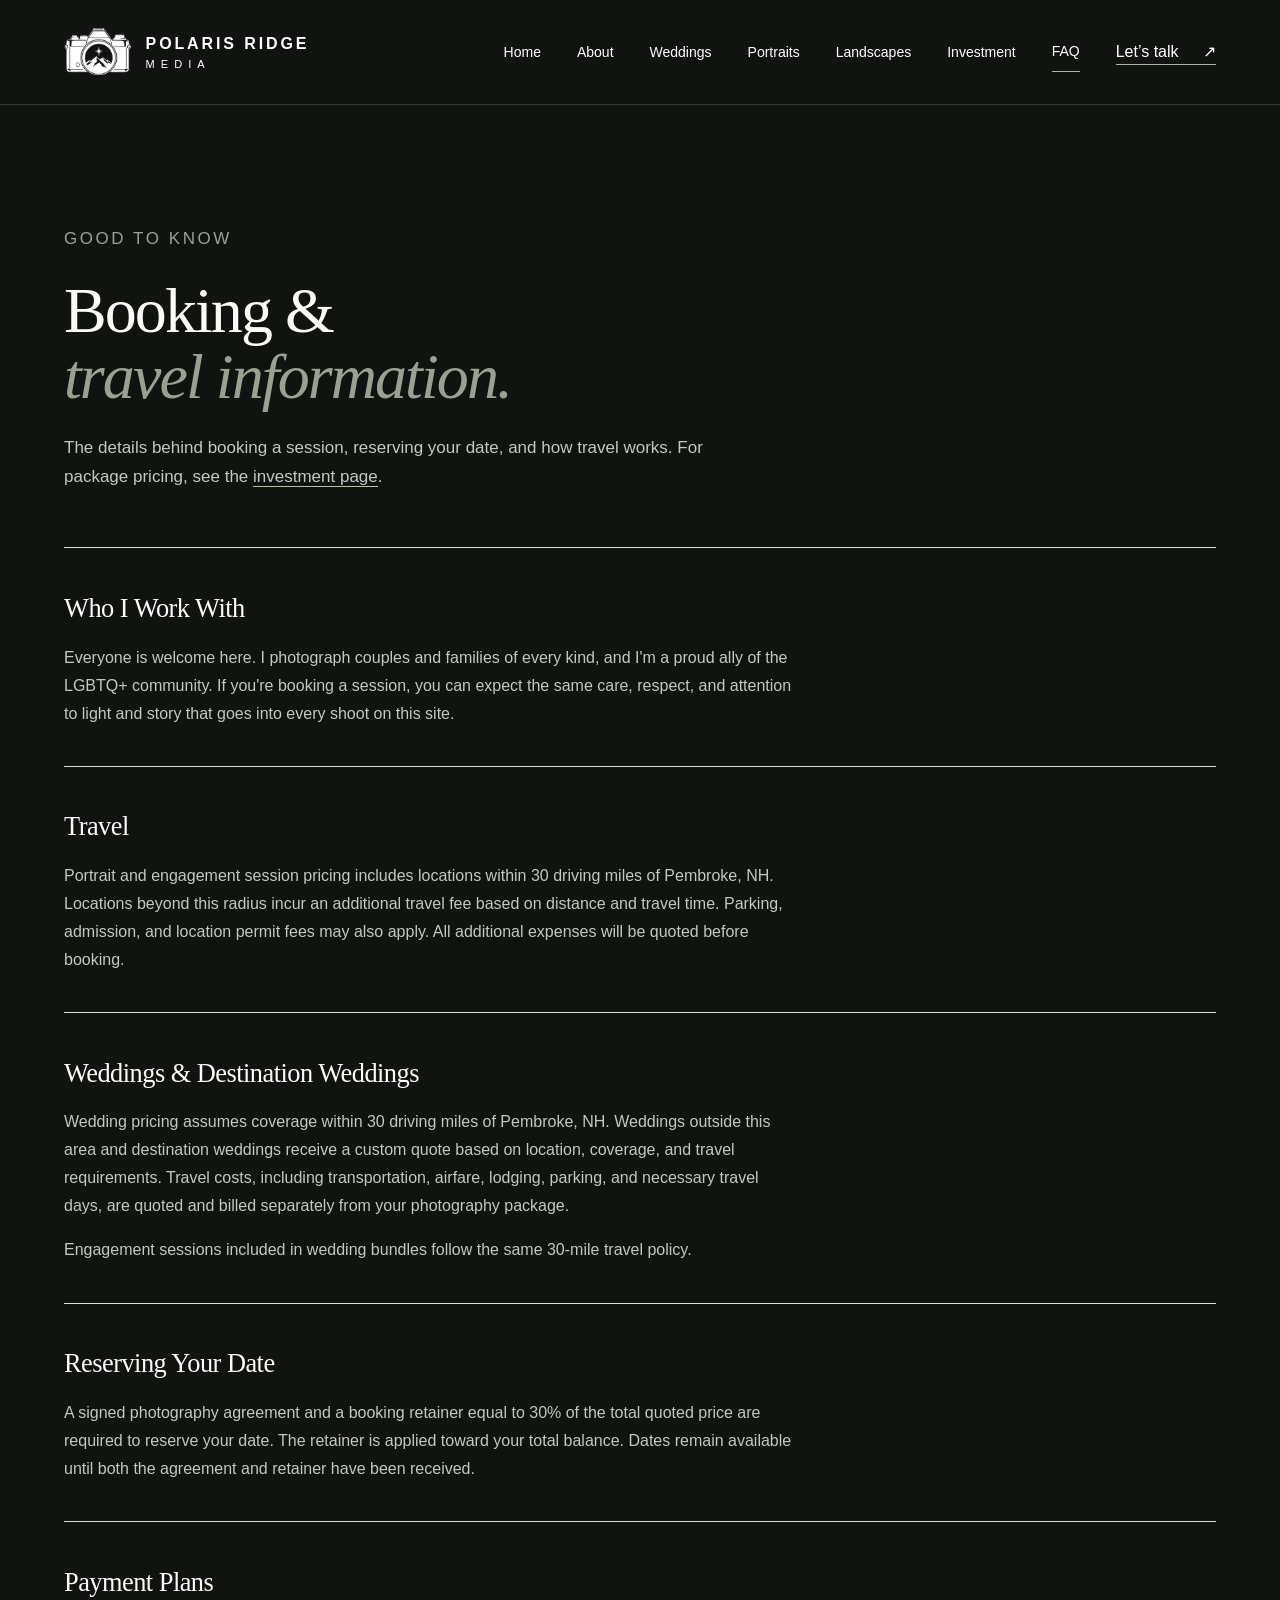
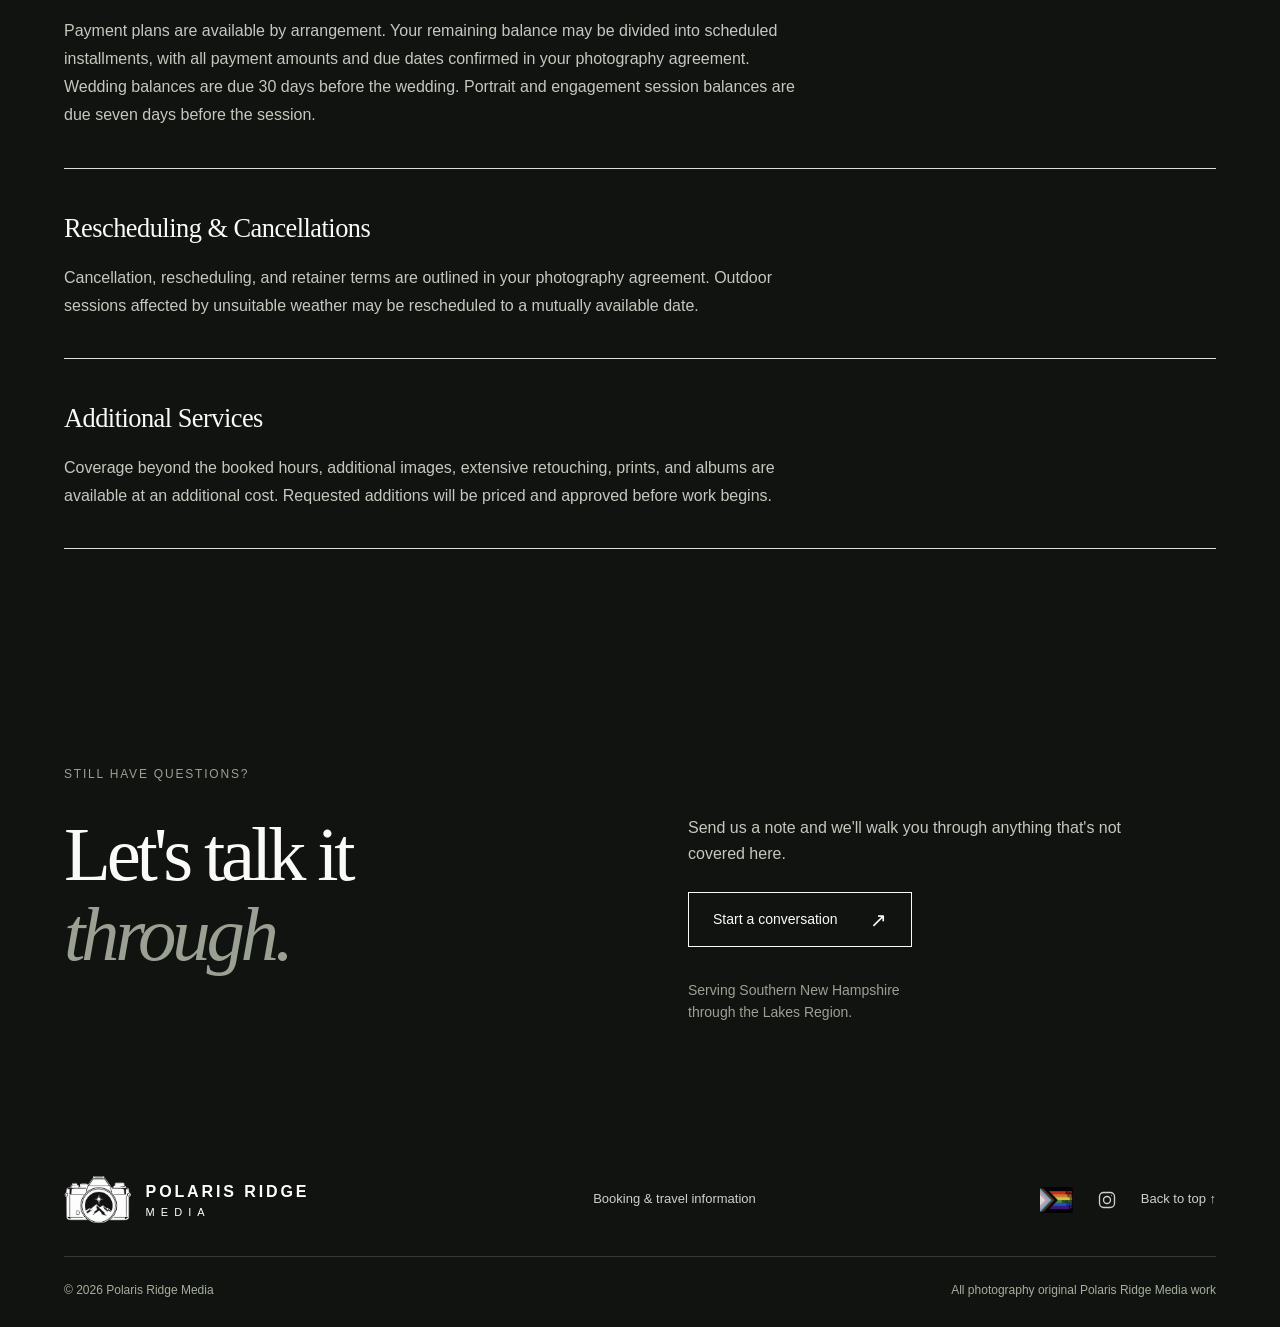
<file: faq.html>
<!doctype html>
<html lang="en">
<head>
<meta charset="UTF-8"><meta name="viewport" content="width=device-width, initial-scale=1">
<title>FAQ | Polaris Ridge Media</title>
<meta name="description" content="Booking and travel information for Polaris Ridge Media wedding, engagement, family, and senior portrait photography.">
<meta name="theme-color" content="#111311">
<link rel="icon" href="assets/favicon.svg" type="image/svg+xml">
<link rel="stylesheet" href="styles.css">
<meta property="og:type" content="website">
<meta property="og:site_name" content="Polaris Ridge Media">
<meta property="og:title" content="FAQ | Polaris Ridge Media">
<meta property="og:description" content="Booking and travel information for Polaris Ridge Media wedding, engagement, family, and senior portrait photography.">
<meta property="og:url" content="https://polarisridgemedia.com/faq.html">
<meta property="og:image" content="https://polarisridgemedia.com/assets/social/og-image.jpg">
<meta property="og:image:width" content="1200">
<meta property="og:image:height" content="630">
<meta name="twitter:card" content="summary_large_image">
<meta name="twitter:title" content="FAQ | Polaris Ridge Media">
<meta name="twitter:image" content="https://polarisridgemedia.com/assets/social/og-image.jpg">
</head>
<body>
<a class="skip-link" href="#main">Skip to content</a>
<header class="header">
<a class="brand" href="home.html" aria-label="Polaris Ridge Media home"><span class="camera-mark" aria-hidden="true"><img src="assets/brand-board.png" alt="" width="1145" height="1374"></span><span class="wordmark">POLARIS RIDGE<span>MEDIA</span></span></a>
<div class="header-right">
<nav class="page-nav" id="main-nav" aria-label="Main navigation"><a href="home.html">Home</a><a href="about.html">About</a><a href="weddings.html">Weddings</a><a href="family-senior.html">Portraits</a><a href="landscapes.html">Landscapes</a><a href="investment.html">Investment</a><a class="current" href="faq.html">FAQ</a></nav>
<a class="nav-contact" href="contact.html">Let’s talk <span aria-hidden="true">↗</span></a>
<button class="nav-toggle" id="nav-toggle" type="button" aria-expanded="false" aria-controls="main-nav" aria-label="Open menu"><span></span><span></span><span></span></button>
</div>
</header>
<main id="main">

<section class="page-head content-width" id="top">
<p class="eyebrow">GOOD TO KNOW</p>
<h1>Booking &amp;<br><em>travel information.</em></h1>
<p>The details behind booking a session, reserving your date, and how travel works. For package pricing, see the <a href="investment.html">investment page</a>.</p>
</section>

<section class="faq-section content-width">

<article class="faq-item">
<h3>Who I Work With</h3>
<p>Everyone is welcome here. I photograph couples and families of every kind, and I'm a proud ally of the LGBTQ+ community. If you're booking a session, you can expect the same care, respect, and attention to light and story that goes into every shoot on this site.</p>
</article>

<article class="faq-item">
<h3>Travel</h3>
<p>Portrait and engagement session pricing includes locations within 30 driving miles of Pembroke, NH. Locations beyond this radius incur an additional travel fee based on distance and travel time. Parking, admission, and location permit fees may also apply. All additional expenses will be quoted before booking.</p>
</article>

<article class="faq-item">
<h3>Weddings &amp; Destination Weddings</h3>
<p>Wedding pricing assumes coverage within 30 driving miles of Pembroke, NH. Weddings outside this area and destination weddings receive a custom quote based on location, coverage, and travel requirements. Travel costs, including transportation, airfare, lodging, parking, and necessary travel days, are quoted and billed separately from your photography package.</p>
<p>Engagement sessions included in wedding bundles follow the same 30-mile travel policy.</p>
</article>

<article class="faq-item">
<h3>Reserving Your Date</h3>
<p>A signed photography agreement and a booking retainer equal to 30% of the total quoted price are required to reserve your date. The retainer is applied toward your total balance. Dates remain available until both the agreement and retainer have been received.</p>
</article>

<article class="faq-item">
<h3>Payment Plans</h3>
<p>Payment plans are available by arrangement. Your remaining balance may be divided into scheduled installments, with all payment amounts and due dates confirmed in your photography agreement. Wedding balances are due 30 days before the wedding. Portrait and engagement session balances are due seven days before the session.</p>
</article>

<article class="faq-item">
<h3>Rescheduling &amp; Cancellations</h3>
<p>Cancellation, rescheduling, and retainer terms are outlined in your photography agreement. Outdoor sessions affected by unsuitable weather may be rescheduled to a mutually available date.</p>
</article>

<article class="faq-item">
<h3>Additional Services</h3>
<p>Coverage beyond the booked hours, additional images, extensive retouching, prints, and albums are available at an additional cost. Requested additions will be priced and approved before work begins.</p>
</article>

</section>

<section class="contact content-width" id="contact"><p class="eyebrow">STILL HAVE QUESTIONS?</p><h2>Let's talk it<br><em>through.</em></h2><div class="contact-detail"><p>Send us a note and we'll walk you through anything that's not covered here.</p><a class="button button-dark" href="contact.html">Start a conversation <span aria-hidden="true">↗</span></a><p class="contact-region">Serving Southern New Hampshire<br>through the Lakes Region.</p></div></section>
</main>
<footer><div class="footer-top content-width"><a class="brand" href="home.html" aria-label="Back to top"><span class="camera-mark" aria-hidden="true"><img src="assets/brand-board.png" alt="" width="1145" height="1374"></span><span class="wordmark">POLARIS RIDGE<span>MEDIA</span></span></a><p>Booking &amp; travel information</p><div class="footer-links"><a class="footer-pride" href="about.html#story" aria-label="Everyone is welcome here — read about Polaris Ridge Media as an LGBTQ+ ally"><img src="assets/brand/pride-ally-badge.jpg" alt="Progress Pride flag with the words Everyone Is Welcome Here" width="320" height="251" loading="lazy"></a><a class="footer-social" href="https://www.instagram.com/polarisridgemedia/" target="_blank" rel="noopener" aria-label="Polaris Ridge Media on Instagram"><svg viewBox="0 0 24 24" fill="none" stroke="currentColor" stroke-width="1.6" stroke-linecap="round" stroke-linejoin="round"><rect x="3" y="3" width="18" height="18" rx="5"></rect><circle cx="12" cy="12" r="4.2"></circle><circle cx="17.3" cy="6.7" r="0.6" fill="currentColor" stroke="none"></circle></svg></a><a href="#top">Back to top ↑</a></div></div><div class="footer-bottom content-width"><span>© 2026 Polaris Ridge Media</span><span>All photography original Polaris Ridge Media work</span></div></footer>
<script src="nav.js" defer></script>
</body></html>
</file>
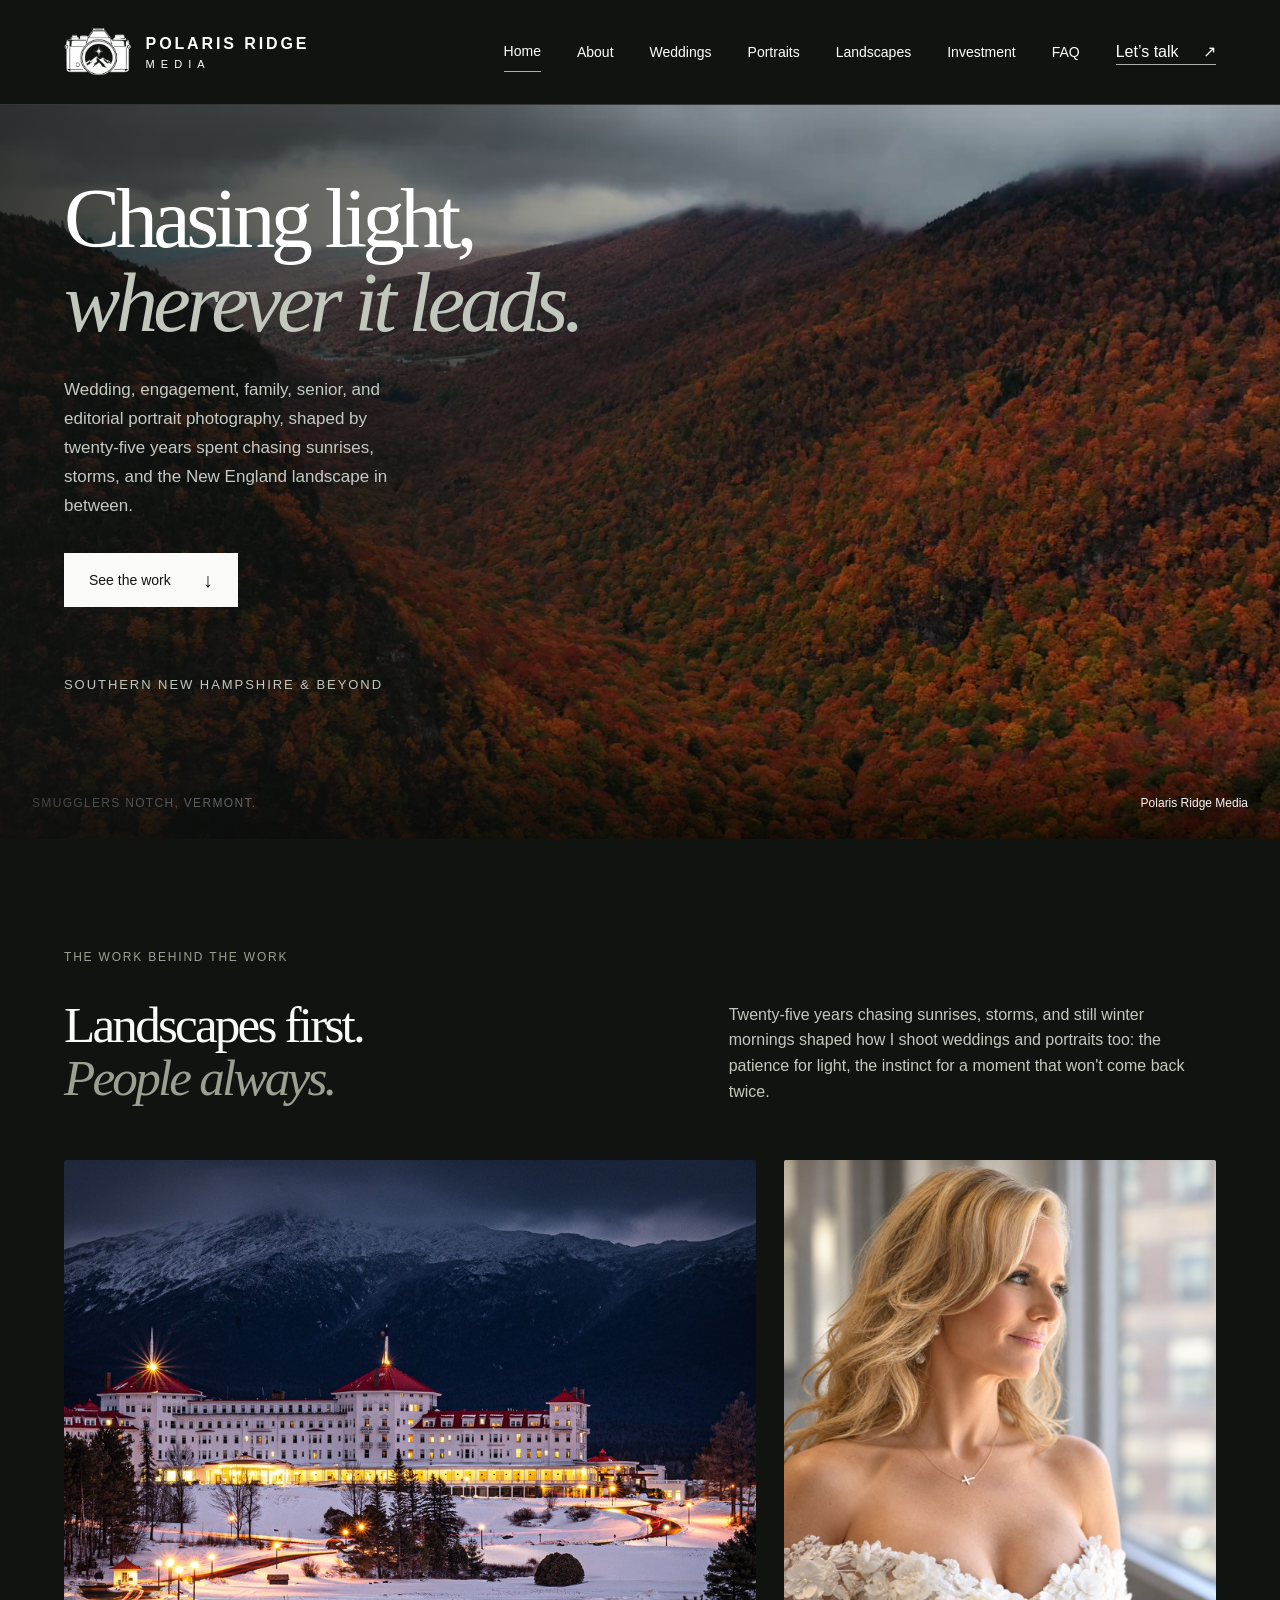
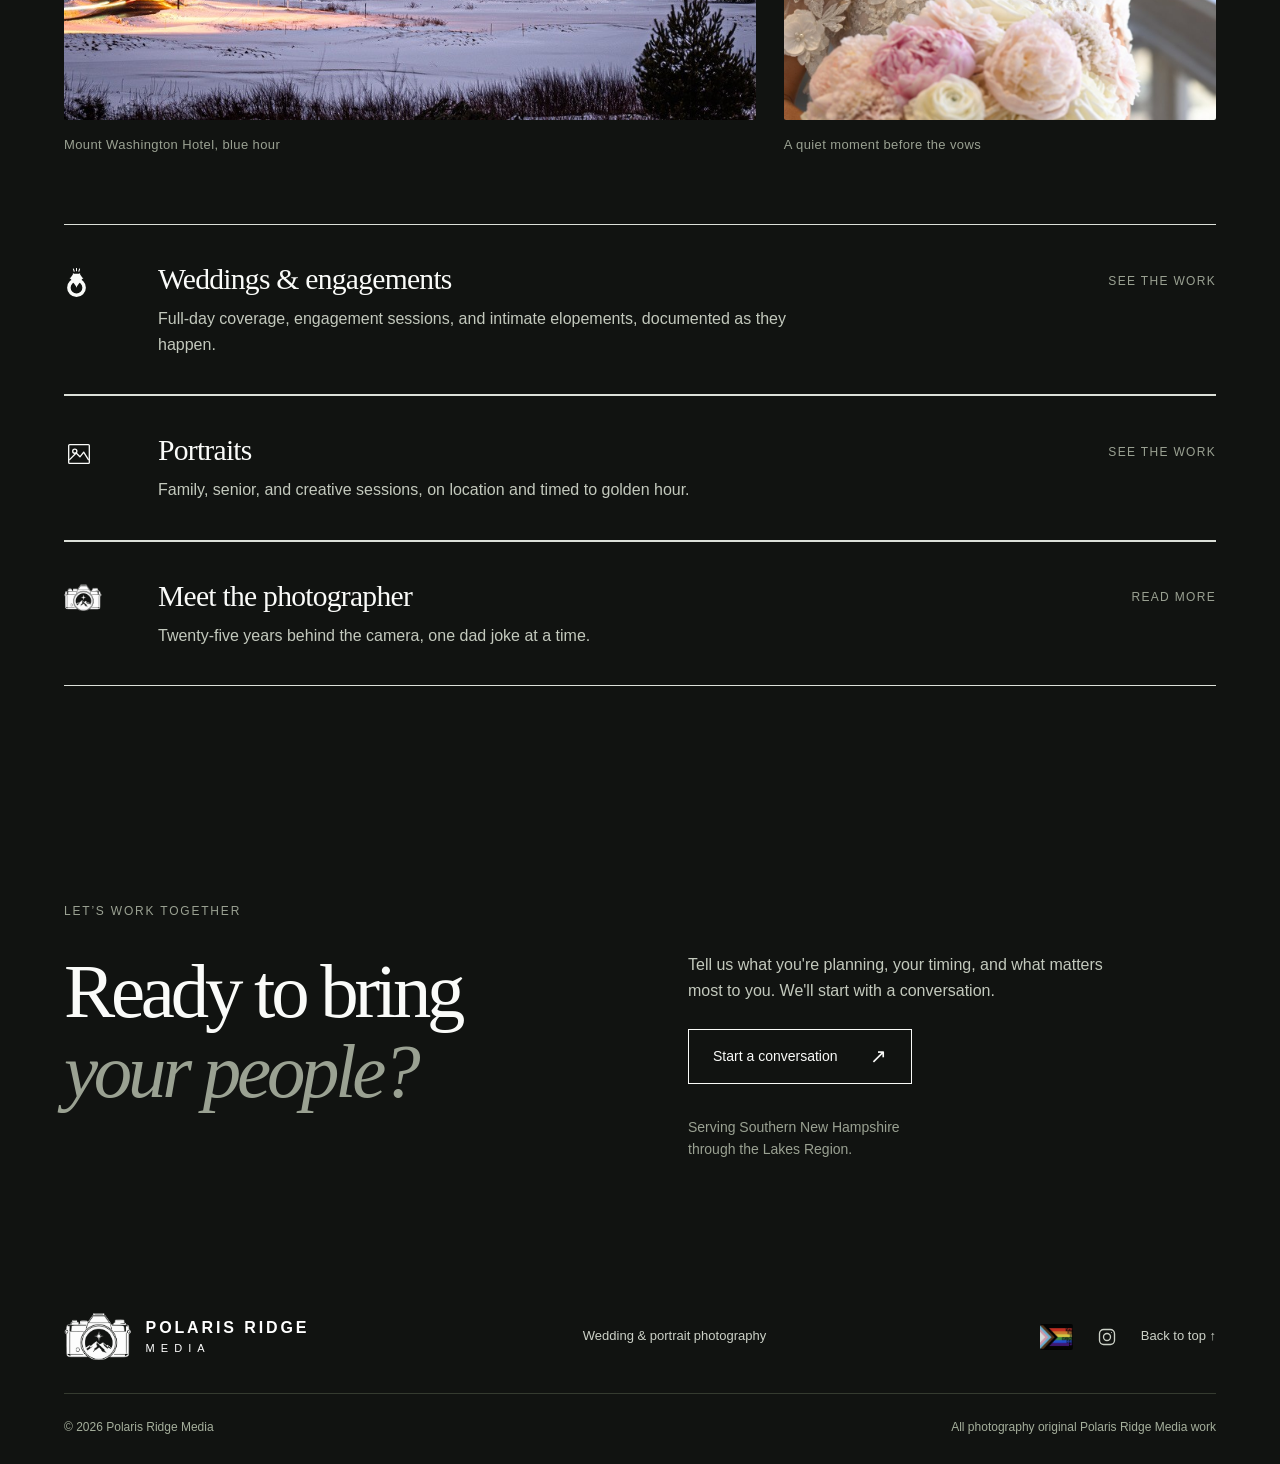
<file: home.html>
<!doctype html>
<html lang="en">
<head>
<meta charset="UTF-8"><meta name="viewport" content="width=device-width, initial-scale=1">
<title>Polaris Ridge Media | Wedding &amp; Portrait Photography, Southern New Hampshire</title>
<meta name="description" content="Wedding, engagement, family, and senior portrait photography in Southern New Hampshire, from a photographer who spends just as much time chasing landscapes and storms.">
<meta name="theme-color" content="#111311">
<link rel="icon" href="assets/favicon.svg" type="image/svg+xml">
<link rel="stylesheet" href="styles.css">
<meta property="og:type" content="website">
<meta property="og:site_name" content="Polaris Ridge Media">
<meta property="og:title" content="Polaris Ridge Media">
<meta property="og:description" content="Wedding, engagement, family, and senior portrait photography in Southern New Hampshire.">
<meta property="og:url" content="https://polarisridgemedia.com/home.html">
<meta property="og:image" content="https://polarisridgemedia.com/assets/social/og-image.jpg">
<meta property="og:image:width" content="1200">
<meta property="og:image:height" content="630">
<meta name="twitter:card" content="summary_large_image">
<meta name="twitter:title" content="Polaris Ridge Media">
<meta name="twitter:description" content="Wedding, engagement, family, and senior portrait photography in Southern New Hampshire.">
<meta name="twitter:image" content="https://polarisridgemedia.com/assets/social/og-image.jpg">
</head>
<body>
<a class="skip-link" href="#main">Skip to content</a>
<header class="header">
<a class="brand" href="home.html" aria-label="Polaris Ridge Media home"><span class="camera-mark" aria-hidden="true"><img src="assets/brand-board.png" alt="" width="1145" height="1374"></span><span class="wordmark">POLARIS RIDGE<span>MEDIA</span></span></a>
<div class="header-right">
<nav class="page-nav" id="main-nav" aria-label="Main navigation"><a class="current" href="home.html">Home</a><a href="about.html">About</a><a href="weddings.html">Weddings</a><a href="family-senior.html">Portraits</a><a href="landscapes.html">Landscapes</a><a href="investment.html">Investment</a><a href="faq.html">FAQ</a></nav>
<a class="nav-contact" href="contact.html">Let’s talk <span aria-hidden="true">↗</span></a>
<button class="nav-toggle" id="nav-toggle" type="button" aria-expanded="false" aria-controls="main-nav" aria-label="Open menu"><span></span><span></span><span></span></button>
</div>
</header>
<main id="main">
<section class="hero hero-full" id="top" aria-labelledby="hero-title">
<figure class="hero-image"><video autoplay muted loop playsinline poster="assets/home/home-bg-poster.jpg"><source src="assets/home/home-bg.mp4" type="video/mp4"><img src="assets/home/aerial-foliage.jpg" alt="Aerial view of Smugglers Notch, Vermont, surrounded by brilliant fall foliage" width="1800" height="1200" fetchpriority="high"></video><figcaption>SMUGGLERS NOTCH, VERMONT.<span>Polaris Ridge Media</span></figcaption></figure>
<div class="hero-copy"><h1 id="hero-title">Chasing light,<br><em>wherever it leads.</em></h1><p class="hero-description">Wedding, engagement, family, senior, and editorial portrait photography, shaped by twenty-five years spent chasing sunrises, storms, and the New England landscape in between.</p><a class="button button-light" href="#work">See the work <span aria-hidden="true">↓</span></a><p class="eyebrow hero-region">SOUTHERN NEW HAMPSHIRE &amp; BEYOND</p></div>
</section>

<section class="intro content-width"><p class="eyebrow">THE WORK BEHIND THE WORK</p><h2>Landscapes first.<br><em>People always.</em></h2><p>Twenty-five years chasing sunrises, storms, and still winter mornings shaped how I shoot weddings and portraits too: the patience for light, the instinct for a moment that won't come back twice.</p></section>

<section class="home-showcase content-width" id="work" aria-label="A look at the work">
<figure class="showcase-wide"><img src="assets/home/mount-washington-hotel.jpg" loading="lazy" alt="The Omni Mount Washington Hotel lit up at dusk, snow-covered mountains behind it"><figcaption>Mount Washington Hotel, blue hour</figcaption></figure>
<figure class="showcase-tall"><img src="assets/home/bride-bouquet.jpg" loading="lazy" alt="Bride in a floral lace gown holding her bouquet, looking out a window before the ceremony"><figcaption>A quiet moment before the vows</figcaption></figure>
</section>

<section class="service-list service-list-icons content-width" aria-label="Explore the work">
<a class="service-link" href="weddings.html"><article><span class="service-icon" aria-hidden="true"><svg class="service-icon-solid" viewBox="0 0 32 38" fill="currentColor"><path fill-rule="evenodd" d="M16 37a12 12 0 1 0 0-24 12 12 0 0 0 0 24Zm0-4.5a7.5 7.5 0 1 1 0-15 7.5 7.5 0 0 1 0 15Z"></path><path d="M12 7 L20 7 L24 13 L16 24 L8 13 Z"></path><g stroke="#fafbf9" stroke-width="0.9" stroke-linecap="round"><line x1="12" y1="7" x2="12.5" y2="13"></line><line x1="20" y1="7" x2="19.5" y2="13"></line><line x1="8" y1="13" x2="24" y2="13"></line><line x1="16" y1="13" x2="16" y2="24"></line></g><path d="M13 4 L12 1 M16 3.3 L16 0.3 M19 4 L20 1" stroke="currentColor" stroke-width="1.3" stroke-linecap="round" fill="none"></path></svg></span><div><h3>Weddings &amp; engagements</h3><p>Full-day coverage, engagement sessions, and intimate elopements, documented as they happen.</p></div><span class="service-type">SEE THE WORK</span></article></a>
<a class="service-link" href="family-senior.html"><article><span class="service-icon" aria-hidden="true"><svg viewBox="0 0 32 32" fill="none" stroke="currentColor" stroke-width="1.4" stroke-linejoin="round" stroke-linecap="round"><rect x="5" y="6" width="22" height="20" rx="1"></rect><circle cx="11.5" cy="13" r="2.2"></circle><path d="M6 22 L13 15 L17 19 L21 14 L26 22"></path></svg></span><div><h3>Portraits</h3><p>Family, senior, and creative sessions, on location and timed to golden hour.</p></div><span class="service-type">SEE THE WORK</span></article></a>
<a class="service-link" href="about.html"><article><span class="service-icon" aria-hidden="true"><span class="service-camera-mark"><img src="assets/brand-board.png" alt="" width="1145" height="1374"></span></span><div><h3>Meet the photographer</h3><p>Twenty-five years behind the camera, one dad joke at a time.</p></div><span class="service-type">READ MORE</span></article></a>
</section>

<section class="contact content-width" id="contact"><p class="eyebrow">LET’S WORK TOGETHER</p><h2>Ready to bring<br><em>your people?</em></h2><div class="contact-detail"><p>Tell us what you're planning, your timing, and what matters most to you. We'll start with a conversation.</p><a class="button button-dark" href="contact.html">Start a conversation <span aria-hidden="true">↗</span></a><p class="contact-region">Serving Southern New Hampshire<br>through the Lakes Region.</p></div></section>
</main>
<footer><div class="footer-top content-width"><a class="brand" href="home.html" aria-label="Back to top"><span class="camera-mark" aria-hidden="true"><img src="assets/brand-board.png" alt="" width="1145" height="1374"></span><span class="wordmark">POLARIS RIDGE<span>MEDIA</span></span></a><p>Wedding &amp; portrait photography</p><div class="footer-links"><a class="footer-pride" href="about.html#story" aria-label="Everyone is welcome here — read about Polaris Ridge Media as an LGBTQ+ ally"><img src="assets/brand/pride-ally-badge.jpg" alt="Progress Pride flag with the words Everyone Is Welcome Here" width="320" height="251" loading="lazy"></a><a class="footer-social" href="https://www.instagram.com/polarisridgemedia/" target="_blank" rel="noopener" aria-label="Polaris Ridge Media on Instagram"><svg viewBox="0 0 24 24" fill="none" stroke="currentColor" stroke-width="1.6" stroke-linecap="round" stroke-linejoin="round"><rect x="3" y="3" width="18" height="18" rx="5"></rect><circle cx="12" cy="12" r="4.2"></circle><circle cx="17.3" cy="6.7" r="0.6" fill="currentColor" stroke="none"></circle></svg></a><a href="#top">Back to top ↑</a></div></div><div class="footer-bottom content-width"><span>© 2026 Polaris Ridge Media</span><span>All photography original Polaris Ridge Media work</span></div></footer>
<script src="nav.js" defer></script>
</body></html>
</file>
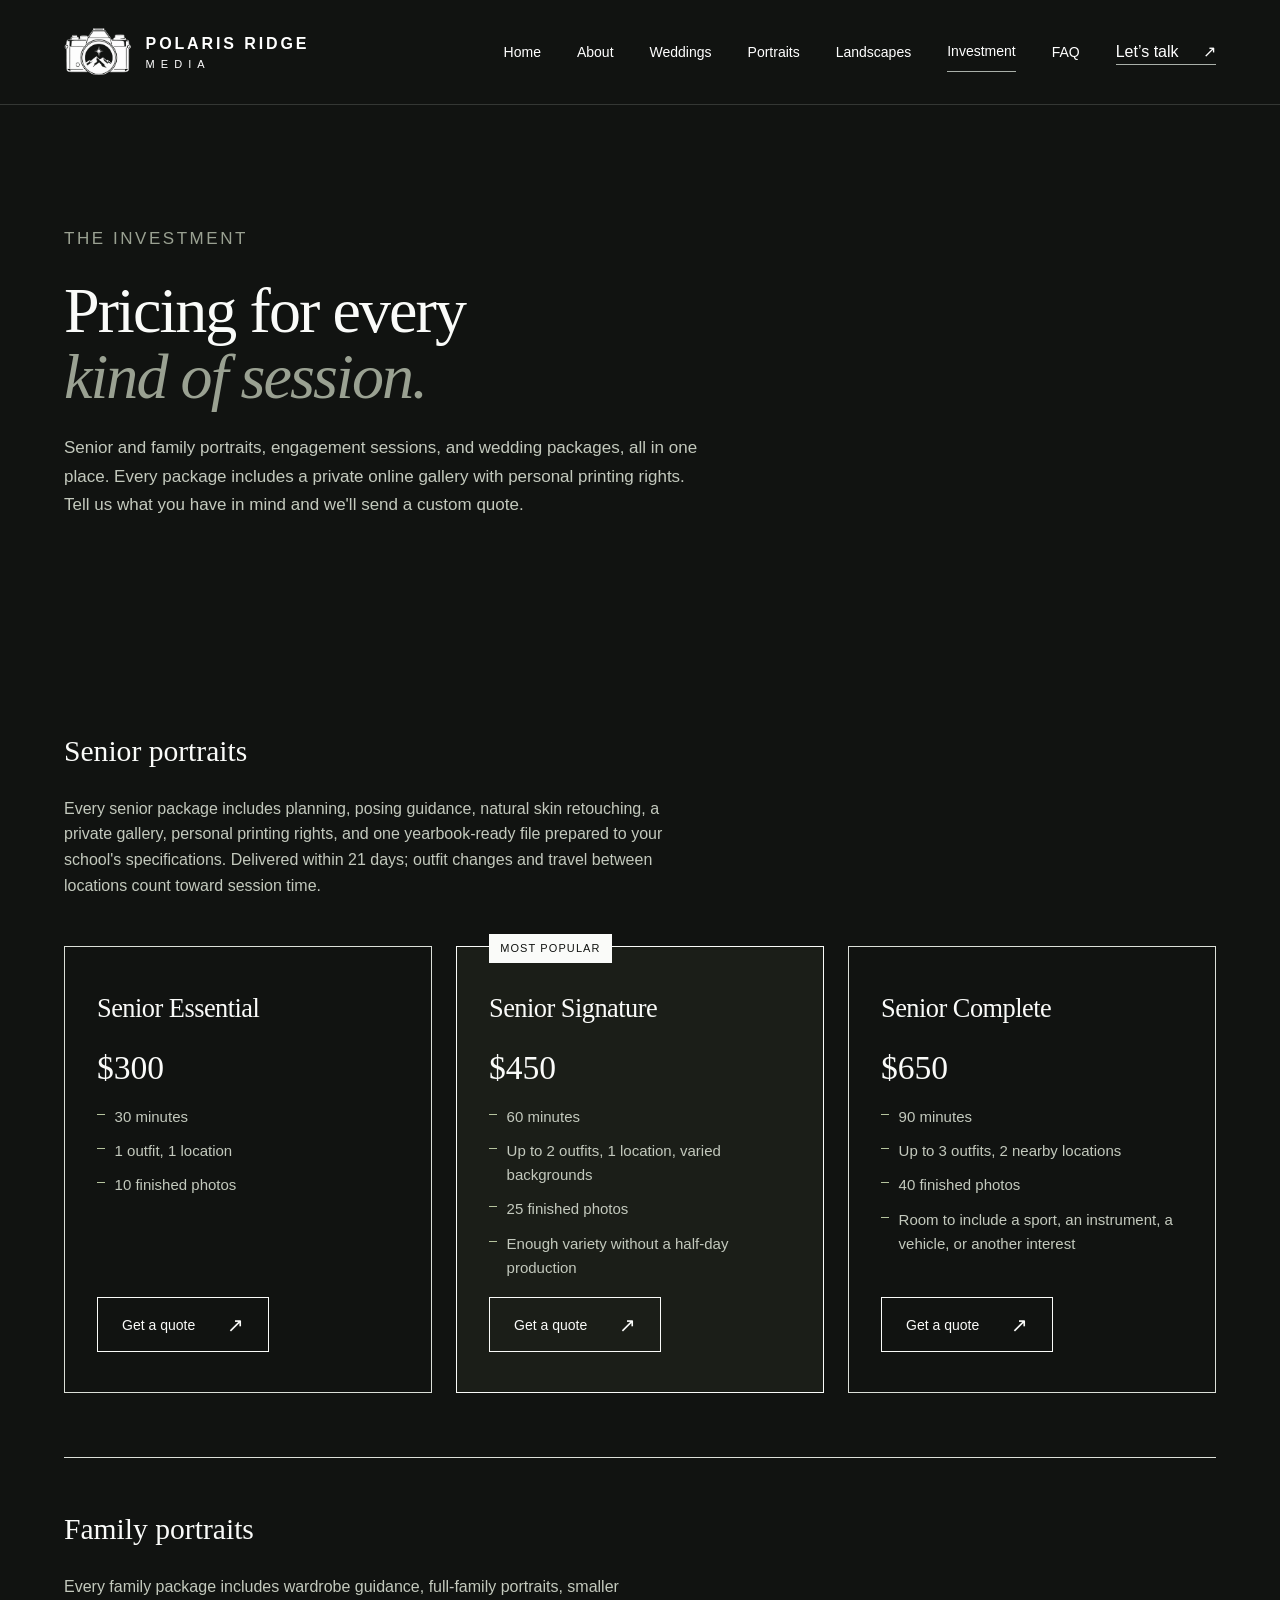
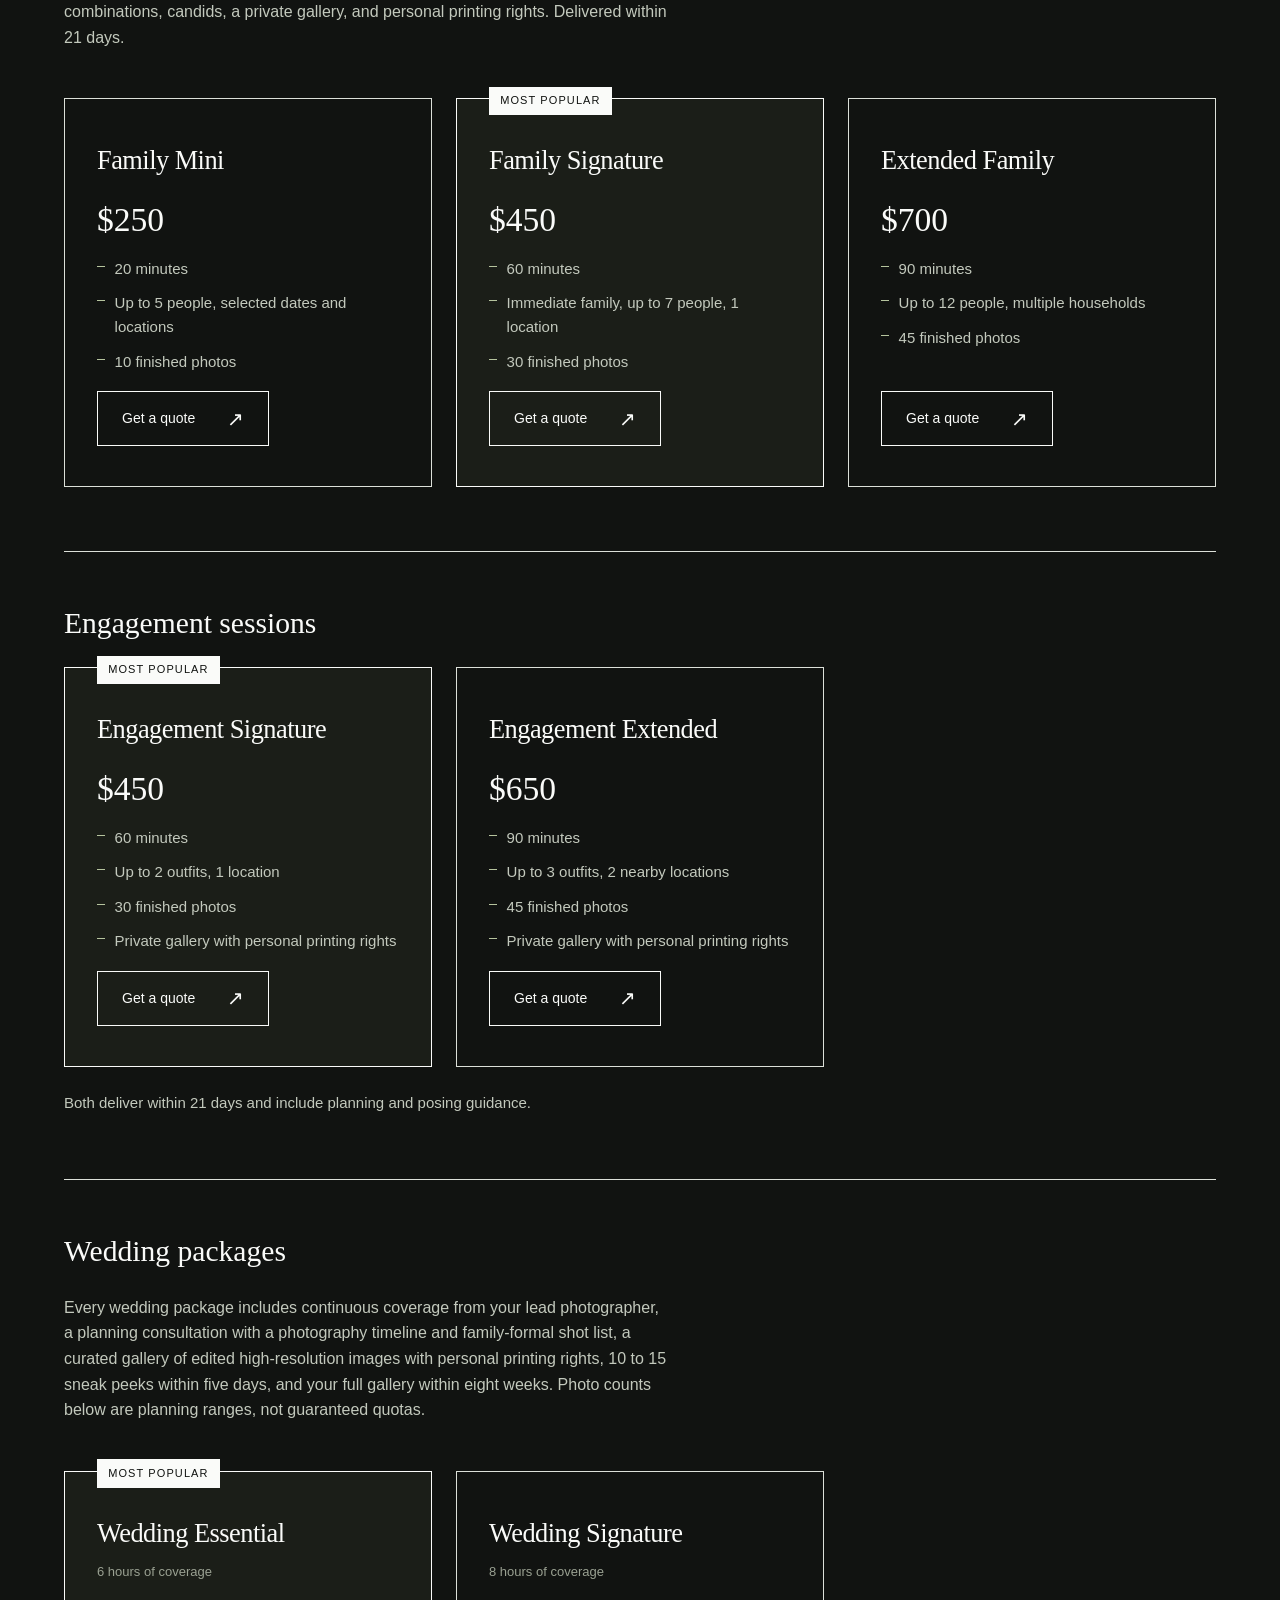
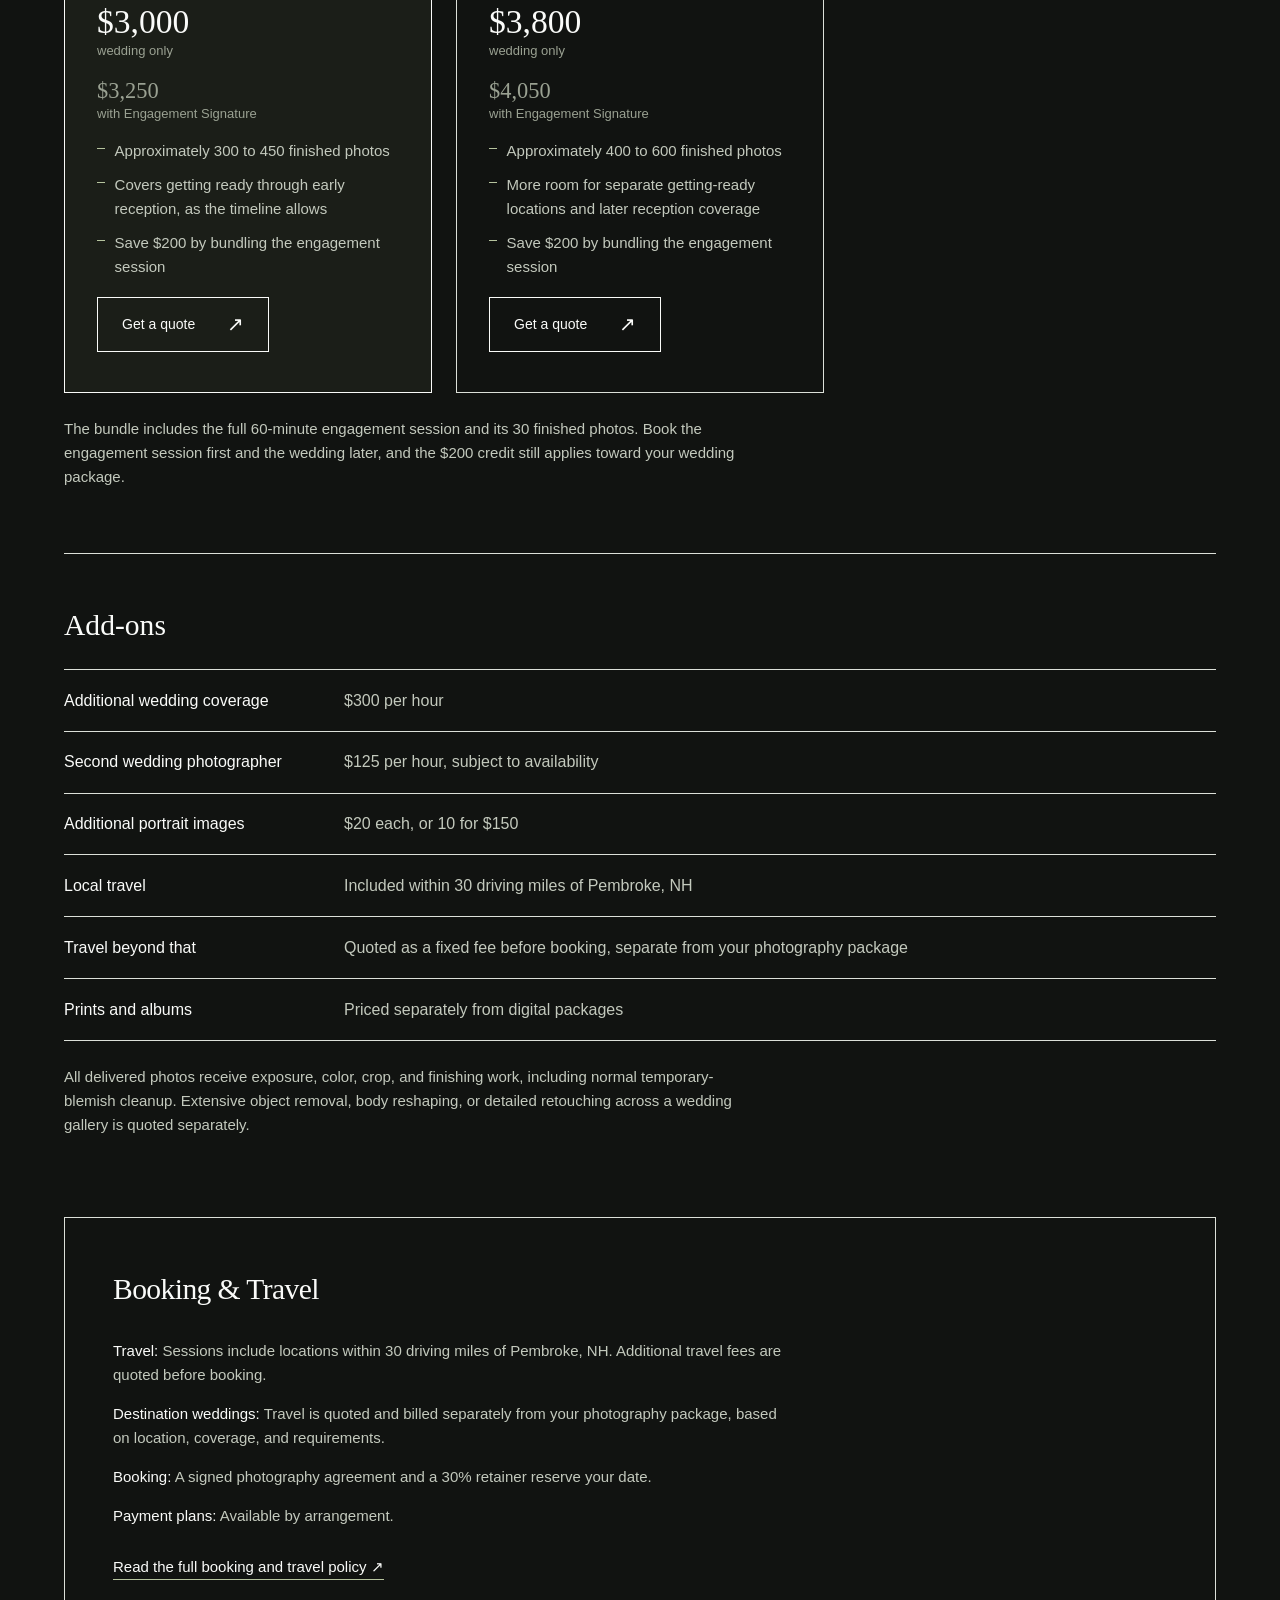
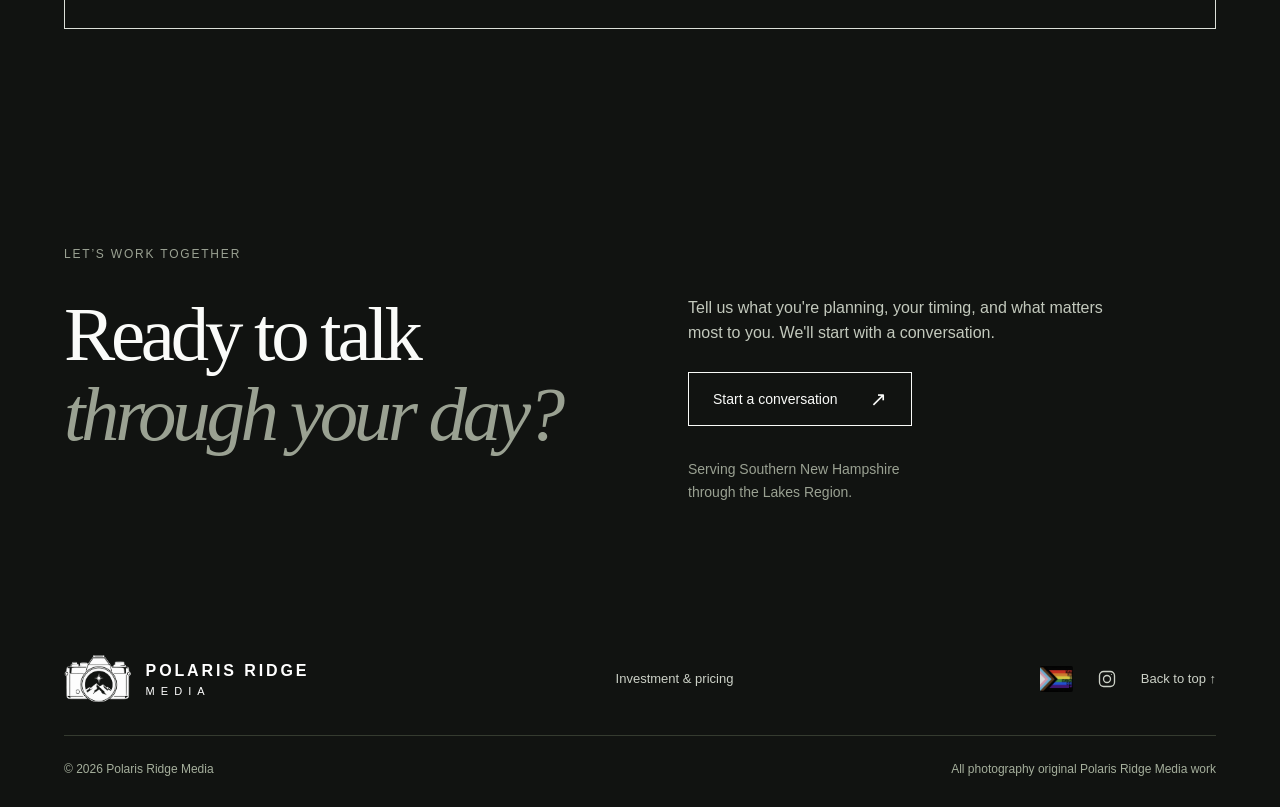
<file: investment.html>
<!doctype html>
<html lang="en">
<head>
<meta charset="UTF-8"><meta name="viewport" content="width=device-width, initial-scale=1">
<title>Investment | Polaris Ridge Media</title>
<meta name="description" content="Pricing for senior portraits, family portraits, engagement sessions, and wedding photography packages, serving New Hampshire.">
<meta name="theme-color" content="#111311">
<link rel="icon" href="assets/favicon.svg" type="image/svg+xml">
<link rel="stylesheet" href="styles.css">
<meta property="og:type" content="website">
<meta property="og:site_name" content="Polaris Ridge Media">
<meta property="og:title" content="Investment | Polaris Ridge Media">
<meta property="og:description" content="Pricing for senior portraits, family portraits, engagement sessions, and wedding photography packages, serving New Hampshire.">
<meta property="og:url" content="https://polarisridgemedia.com/investment.html">
<meta property="og:image" content="https://polarisridgemedia.com/assets/social/og-image.jpg">
<meta property="og:image:width" content="1200">
<meta property="og:image:height" content="630">
<meta name="twitter:card" content="summary_large_image">
<meta name="twitter:title" content="Investment | Polaris Ridge Media">
<meta name="twitter:image" content="https://polarisridgemedia.com/assets/social/og-image.jpg">
</head>
<body>
<a class="skip-link" href="#main">Skip to content</a>
<header class="header">
<a class="brand" href="home.html" aria-label="Polaris Ridge Media home"><span class="camera-mark" aria-hidden="true"><img src="assets/brand-board.png" alt="" width="1145" height="1374"></span><span class="wordmark">POLARIS RIDGE<span>MEDIA</span></span></a>
<div class="header-right">
<nav class="page-nav" id="main-nav" aria-label="Main navigation"><a href="home.html">Home</a><a href="about.html">About</a><a href="weddings.html">Weddings</a><a href="family-senior.html">Portraits</a><a href="landscapes.html">Landscapes</a><a class="current" href="investment.html">Investment</a><a href="faq.html">FAQ</a></nav>
<a class="nav-contact" href="contact.html">Let’s talk <span aria-hidden="true">↗</span></a>
<button class="nav-toggle" id="nav-toggle" type="button" aria-expanded="false" aria-controls="main-nav" aria-label="Open menu"><span></span><span></span><span></span></button>
</div>
</header>
<main id="main">

<section class="page-head content-width" id="top">
<p class="eyebrow">THE INVESTMENT</p>
<h1>Pricing for every<br><em>kind of session.</em></h1>
<p>Senior and family portraits, engagement sessions, and wedding packages, all in one place. Every package includes a private online gallery with personal printing rights. Tell us what you have in mind and we'll send a custom quote.</p>
</section>

<section class="pricing content-width" id="seniors" aria-label="Senior portrait packages">
<h3 class="pricing-subhead pricing-subhead-first">Senior portraits</h3>
<p class="pricing-intro">Every senior package includes planning, posing guidance, natural skin retouching, a private gallery, personal printing rights, and one yearbook-ready file prepared to your school's specifications. Delivered within 21 days; outfit changes and travel between locations count toward session time.</p>
<div class="pricing-grid">
<article class="pricing-card"><h3>Senior Essential</h3><p class="price-figure">$300</p><ul><li>30 minutes</li><li>1 outfit, 1 location</li><li>10 finished photos</li></ul><a class="button button-dark" href="contact.html?service=senior">Get a quote <span aria-hidden="true">↗</span></a></article>
<article class="pricing-card featured"><span class="badge">Most popular</span><h3>Senior Signature</h3><p class="price-figure">$450</p><ul><li>60 minutes</li><li>Up to 2 outfits, 1 location, varied backgrounds</li><li>25 finished photos</li><li>Enough variety without a half-day production</li></ul><a class="button button-dark" href="contact.html?service=senior">Get a quote <span aria-hidden="true">↗</span></a></article>
<article class="pricing-card"><h3>Senior Complete</h3><p class="price-figure">$650</p><ul><li>90 minutes</li><li>Up to 3 outfits, 2 nearby locations</li><li>40 finished photos</li><li>Room to include a sport, an instrument, a vehicle, or another interest</li></ul><a class="button button-dark" href="contact.html?service=senior">Get a quote <span aria-hidden="true">↗</span></a></article>
</div>

<h3 class="pricing-subhead">Family portraits</h3>
<p class="pricing-intro">Every family package includes wardrobe guidance, full-family portraits, smaller combinations, candids, a private gallery, and personal printing rights. Delivered within 21 days.</p>
<div class="pricing-grid" id="family">
<article class="pricing-card"><h3>Family Mini</h3><p class="price-figure">$250</p><ul><li>20 minutes</li><li>Up to 5 people, selected dates and locations</li><li>10 finished photos</li></ul><a class="button button-dark" href="contact.html?service=family">Get a quote <span aria-hidden="true">↗</span></a></article>
<article class="pricing-card featured"><span class="badge">Most popular</span><h3>Family Signature</h3><p class="price-figure">$450</p><ul><li>60 minutes</li><li>Immediate family, up to 7 people, 1 location</li><li>30 finished photos</li></ul><a class="button button-dark" href="contact.html?service=family">Get a quote <span aria-hidden="true">↗</span></a></article>
<article class="pricing-card"><h3>Extended Family</h3><p class="price-figure">$700</p><ul><li>90 minutes</li><li>Up to 12 people, multiple households</li><li>45 finished photos</li></ul><a class="button button-dark" href="contact.html?service=family">Get a quote <span aria-hidden="true">↗</span></a></article>
</div>

<h3 class="pricing-subhead" id="engagements">Engagement sessions</h3>
<div class="pricing-grid">
<article class="pricing-card featured"><span class="badge">Most popular</span><h3>Engagement Signature</h3><p class="price-figure">$450</p><ul><li>60 minutes</li><li>Up to 2 outfits, 1 location</li><li>30 finished photos</li><li>Private gallery with personal printing rights</li></ul><a class="button button-dark" href="contact.html?service=engagement">Get a quote <span aria-hidden="true">↗</span></a></article>
<article class="pricing-card"><h3>Engagement Extended</h3><p class="price-figure">$650</p><ul><li>90 minutes</li><li>Up to 3 outfits, 2 nearby locations</li><li>45 finished photos</li><li>Private gallery with personal printing rights</li></ul><a class="button button-dark" href="contact.html?service=engagement">Get a quote <span aria-hidden="true">↗</span></a></article>
</div>
<p class="pricing-note">Both deliver within 21 days and include planning and posing guidance.</p>

<h3 class="pricing-subhead" id="weddings">Wedding packages</h3>
<p class="pricing-intro">Every wedding package includes continuous coverage from your lead photographer, a planning consultation with a photography timeline and family-formal shot list, a curated gallery of edited high-resolution images with personal printing rights, 10 to 15 sneak peeks within five days, and your full gallery within eight weeks. Photo counts below are planning ranges, not guaranteed quotas.</p>
<div class="pricing-grid">
<article class="pricing-card featured"><span class="badge">Most popular</span><h3>Wedding Essential</h3><p class="price-note">6 hours of coverage</p><p class="price-figure">$3,000 <span>wedding only</span></p><p class="price-figure price-figure-alt">$3,250 <span>with Engagement Signature</span></p><ul><li>Approximately 300 to 450 finished photos</li><li>Covers getting ready through early reception, as the timeline allows</li><li>Save $200 by bundling the engagement session</li></ul><a class="button button-dark" href="contact.html?service=wedding">Get a quote <span aria-hidden="true">↗</span></a></article>
<article class="pricing-card"><h3>Wedding Signature</h3><p class="price-note">8 hours of coverage</p><p class="price-figure">$3,800 <span>wedding only</span></p><p class="price-figure price-figure-alt">$4,050 <span>with Engagement Signature</span></p><ul><li>Approximately 400 to 600 finished photos</li><li>More room for separate getting-ready locations and later reception coverage</li><li>Save $200 by bundling the engagement session</li></ul><a class="button button-dark" href="contact.html?service=wedding">Get a quote <span aria-hidden="true">↗</span></a></article>
</div>
<p class="pricing-note">The bundle includes the full 60-minute engagement session and its 30 finished photos. Book the engagement session first and the wedding later, and the $200 credit still applies toward your wedding package.</p>

<h3 class="pricing-subhead">Add-ons</h3>
<dl class="addon-list">
<div><dt>Additional wedding coverage</dt><dd>$300 per hour</dd></div>
<div><dt>Second wedding photographer</dt><dd>$125 per hour, subject to availability</dd></div>
<div><dt>Additional portrait images</dt><dd>$20 each, or 10 for $150</dd></div>
<div><dt>Local travel</dt><dd>Included within 30 driving miles of Pembroke, NH</dd></div>
<div><dt>Travel beyond that</dt><dd>Quoted as a fixed fee before booking, separate from your photography package</dd></div>
<div><dt>Prints and albums</dt><dd>Priced separately from digital packages</dd></div>
</dl>
<p class="pricing-note">All delivered photos receive exposure, color, crop, and finishing work, including normal temporary-blemish cleanup. Extensive object removal, body reshaping, or detailed retouching across a wedding gallery is quoted separately.</p>

<div class="booking-box">
<h3>Booking &amp; Travel</h3>
<ul>
<li><strong>Travel:</strong> Sessions include locations within 30 driving miles of Pembroke, NH. Additional travel fees are quoted before booking.</li>
<li><strong>Destination weddings:</strong> Travel is quoted and billed separately from your photography package, based on location, coverage, and requirements.</li>
<li><strong>Booking:</strong> A signed photography agreement and a 30% retainer reserve your date.</li>
<li><strong>Payment plans:</strong> Available by arrangement.</li>
</ul>
<a class="faq-link" href="faq.html">Read the full booking and travel policy <span aria-hidden="true">↗</span></a>
</div>
</section>

<section class="contact content-width" id="contact"><p class="eyebrow">LET’S WORK TOGETHER</p><h2>Ready to talk<br><em>through your day?</em></h2><div class="contact-detail"><p>Tell us what you're planning, your timing, and what matters most to you. We'll start with a conversation.</p><a class="button button-dark" href="contact.html">Start a conversation <span aria-hidden="true">↗</span></a><p class="contact-region">Serving Southern New Hampshire<br>through the Lakes Region.</p></div></section>
</main>
<footer><div class="footer-top content-width"><a class="brand" href="home.html" aria-label="Back to top"><span class="camera-mark" aria-hidden="true"><img src="assets/brand-board.png" alt="" width="1145" height="1374"></span><span class="wordmark">POLARIS RIDGE<span>MEDIA</span></span></a><p>Investment &amp; pricing</p><div class="footer-links"><a class="footer-pride" href="about.html#story" aria-label="Everyone is welcome here — read about Polaris Ridge Media as an LGBTQ+ ally"><img src="assets/brand/pride-ally-badge.jpg" alt="Progress Pride flag with the words Everyone Is Welcome Here" width="320" height="251" loading="lazy"></a><a class="footer-social" href="https://www.instagram.com/polarisridgemedia/" target="_blank" rel="noopener" aria-label="Polaris Ridge Media on Instagram"><svg viewBox="0 0 24 24" fill="none" stroke="currentColor" stroke-width="1.6" stroke-linecap="round" stroke-linejoin="round"><rect x="3" y="3" width="18" height="18" rx="5"></rect><circle cx="12" cy="12" r="4.2"></circle><circle cx="17.3" cy="6.7" r="0.6" fill="currentColor" stroke="none"></circle></svg></a><a href="#top">Back to top ↑</a></div></div><div class="footer-bottom content-width"><span>© 2026 Polaris Ridge Media</span><span>All photography original Polaris Ridge Media work</span></div></footer>
<script src="nav.js" defer></script>
</body></html>
</file>
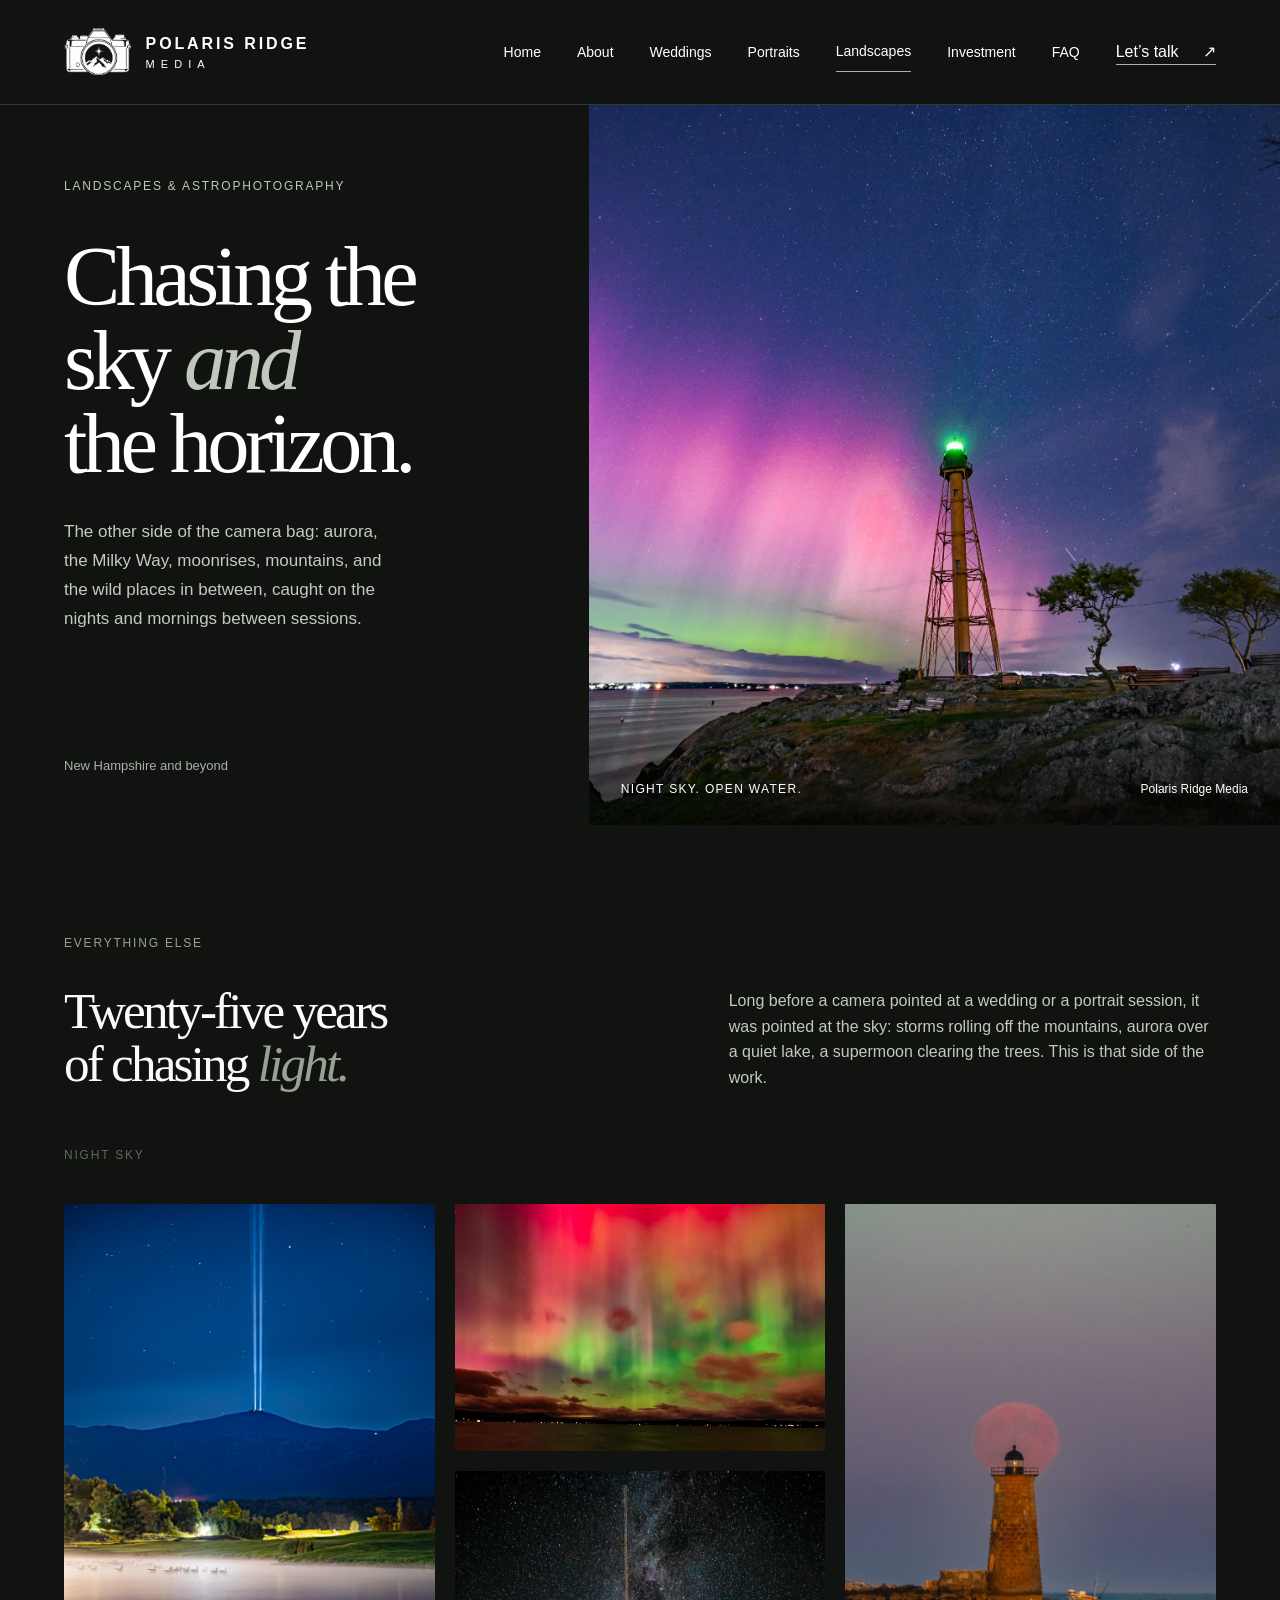
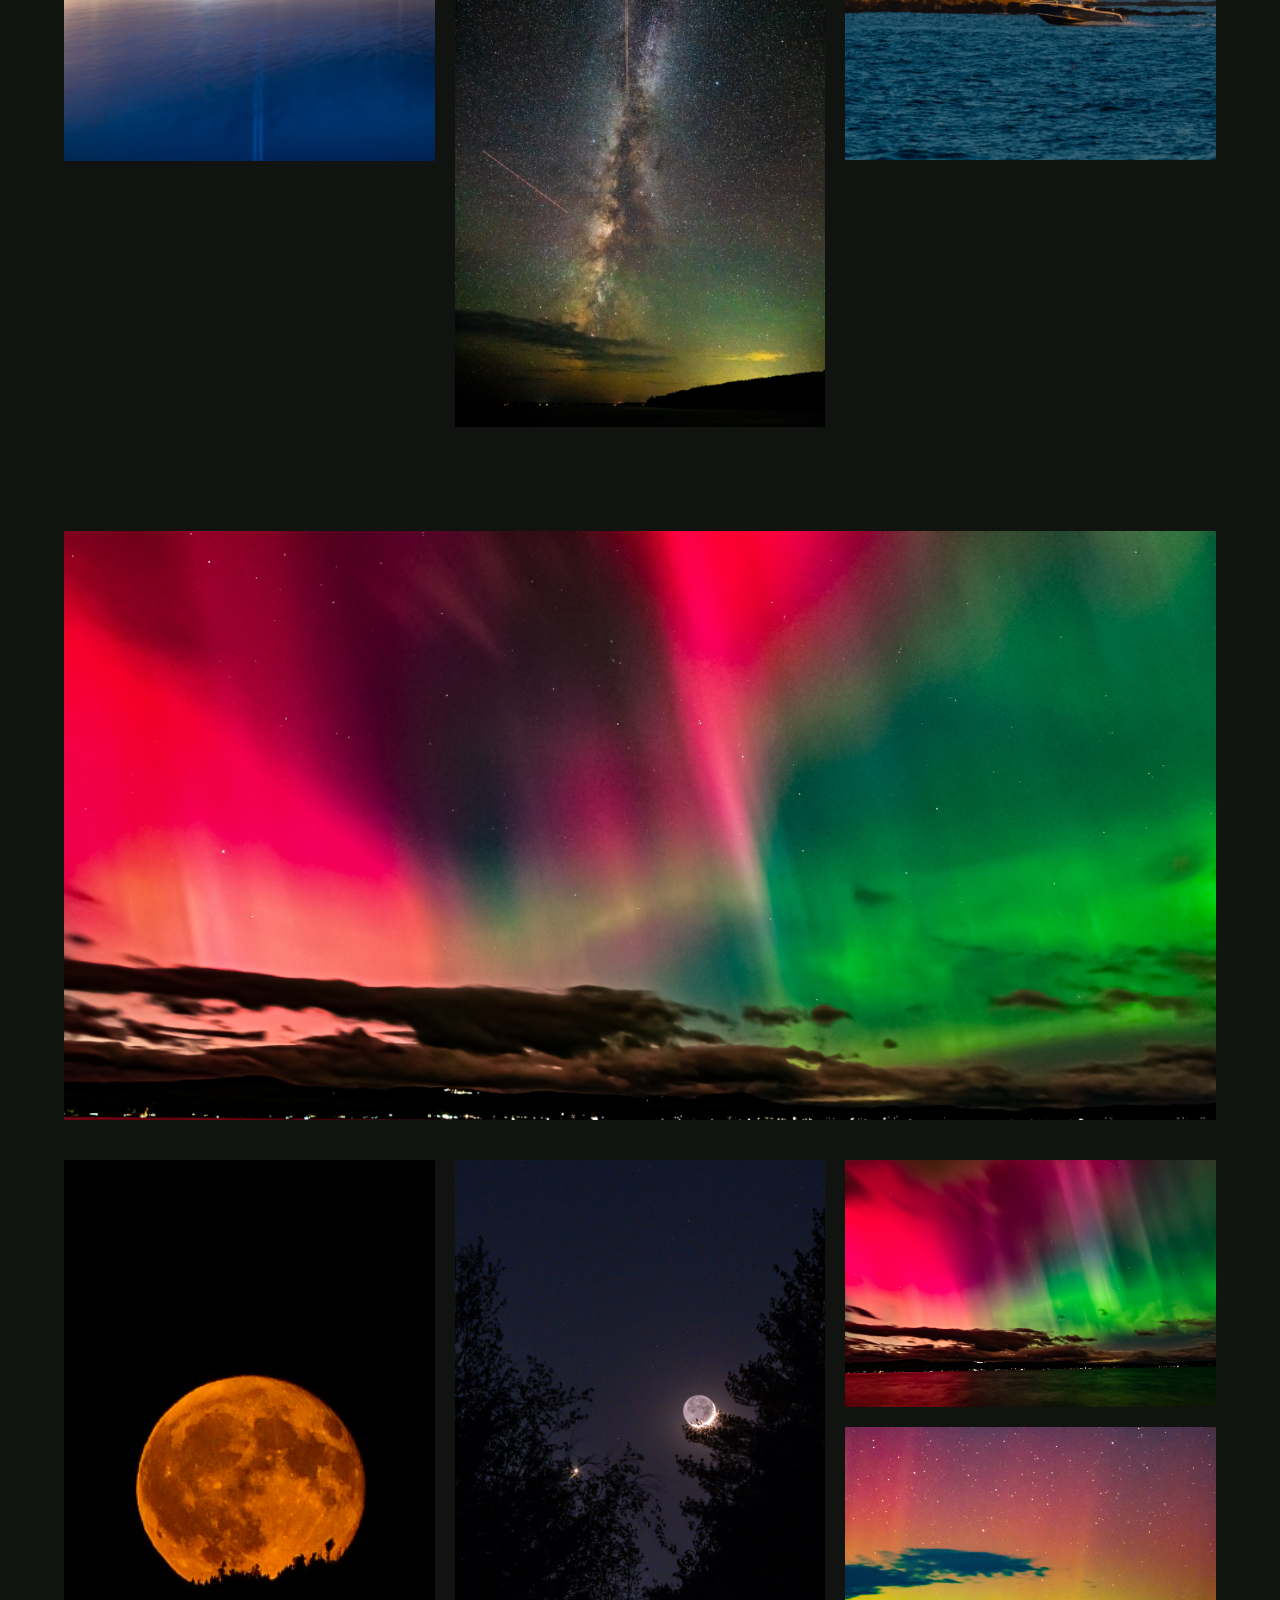
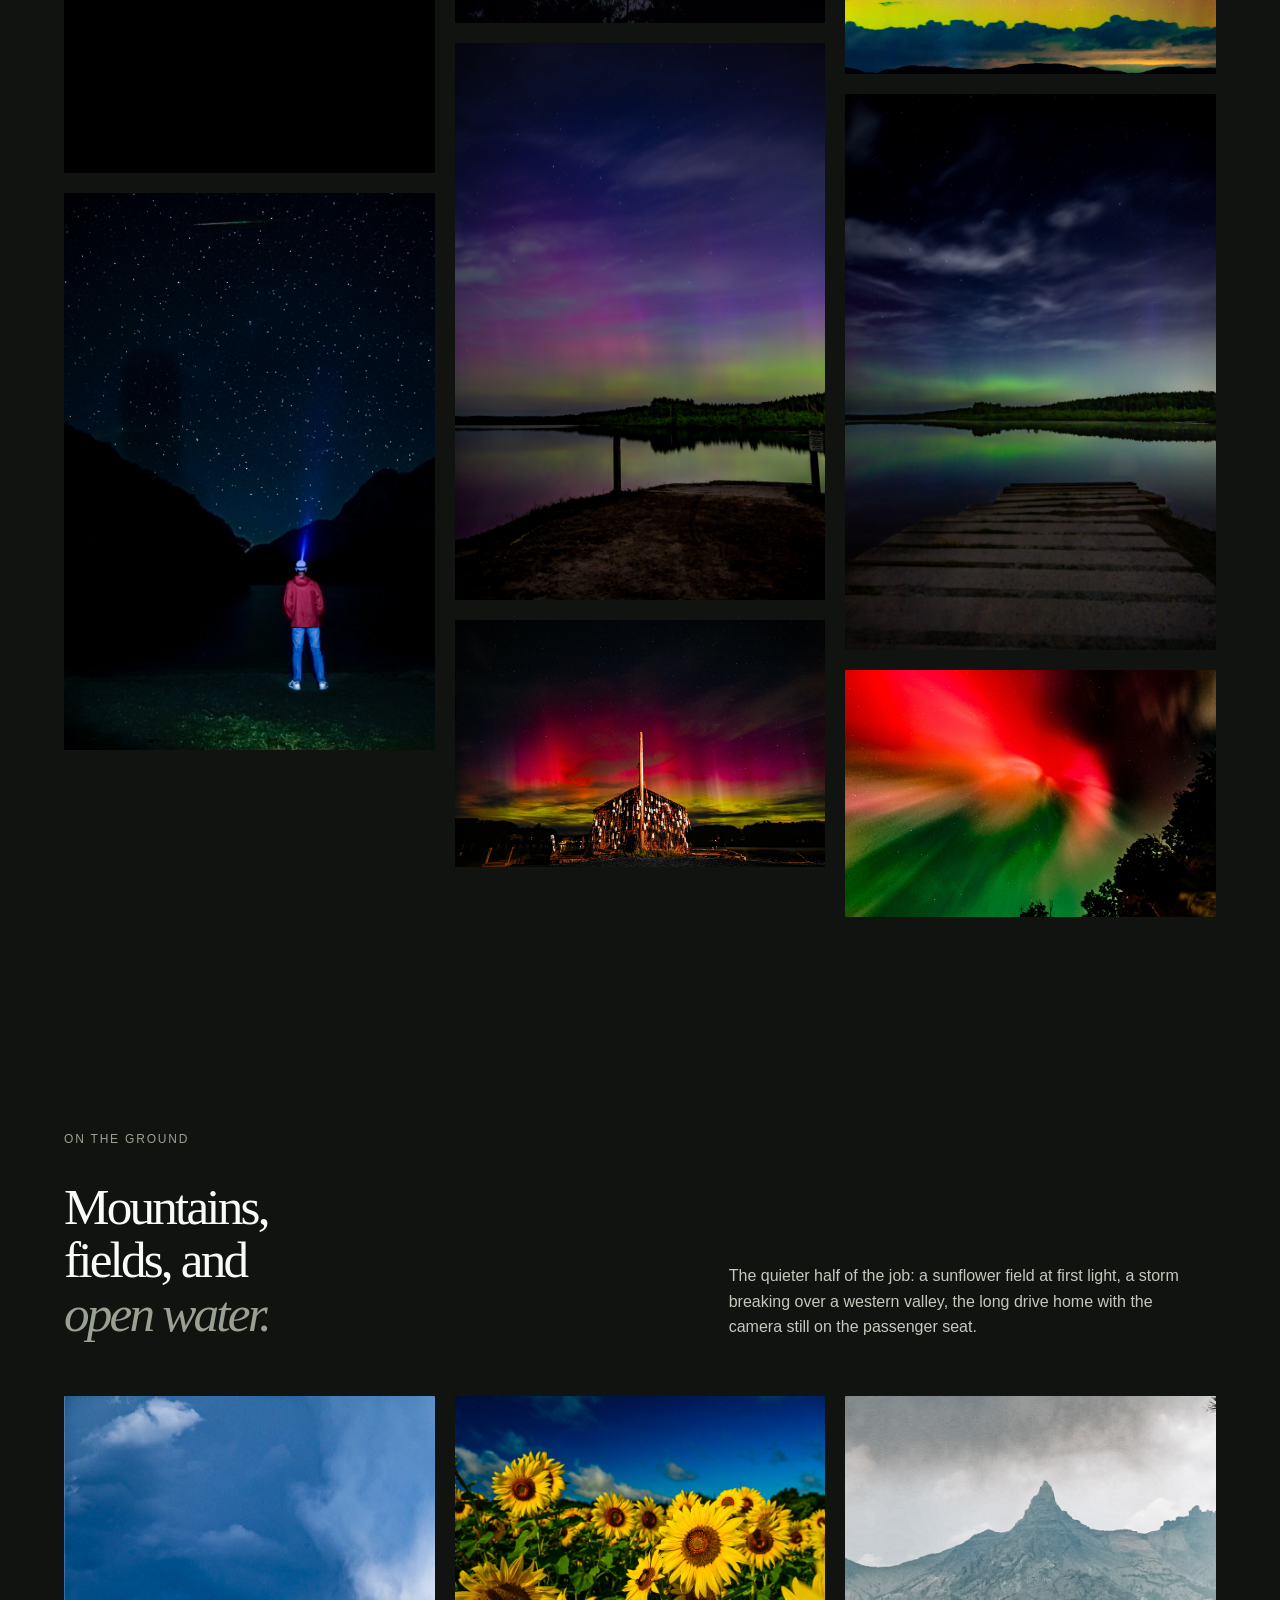
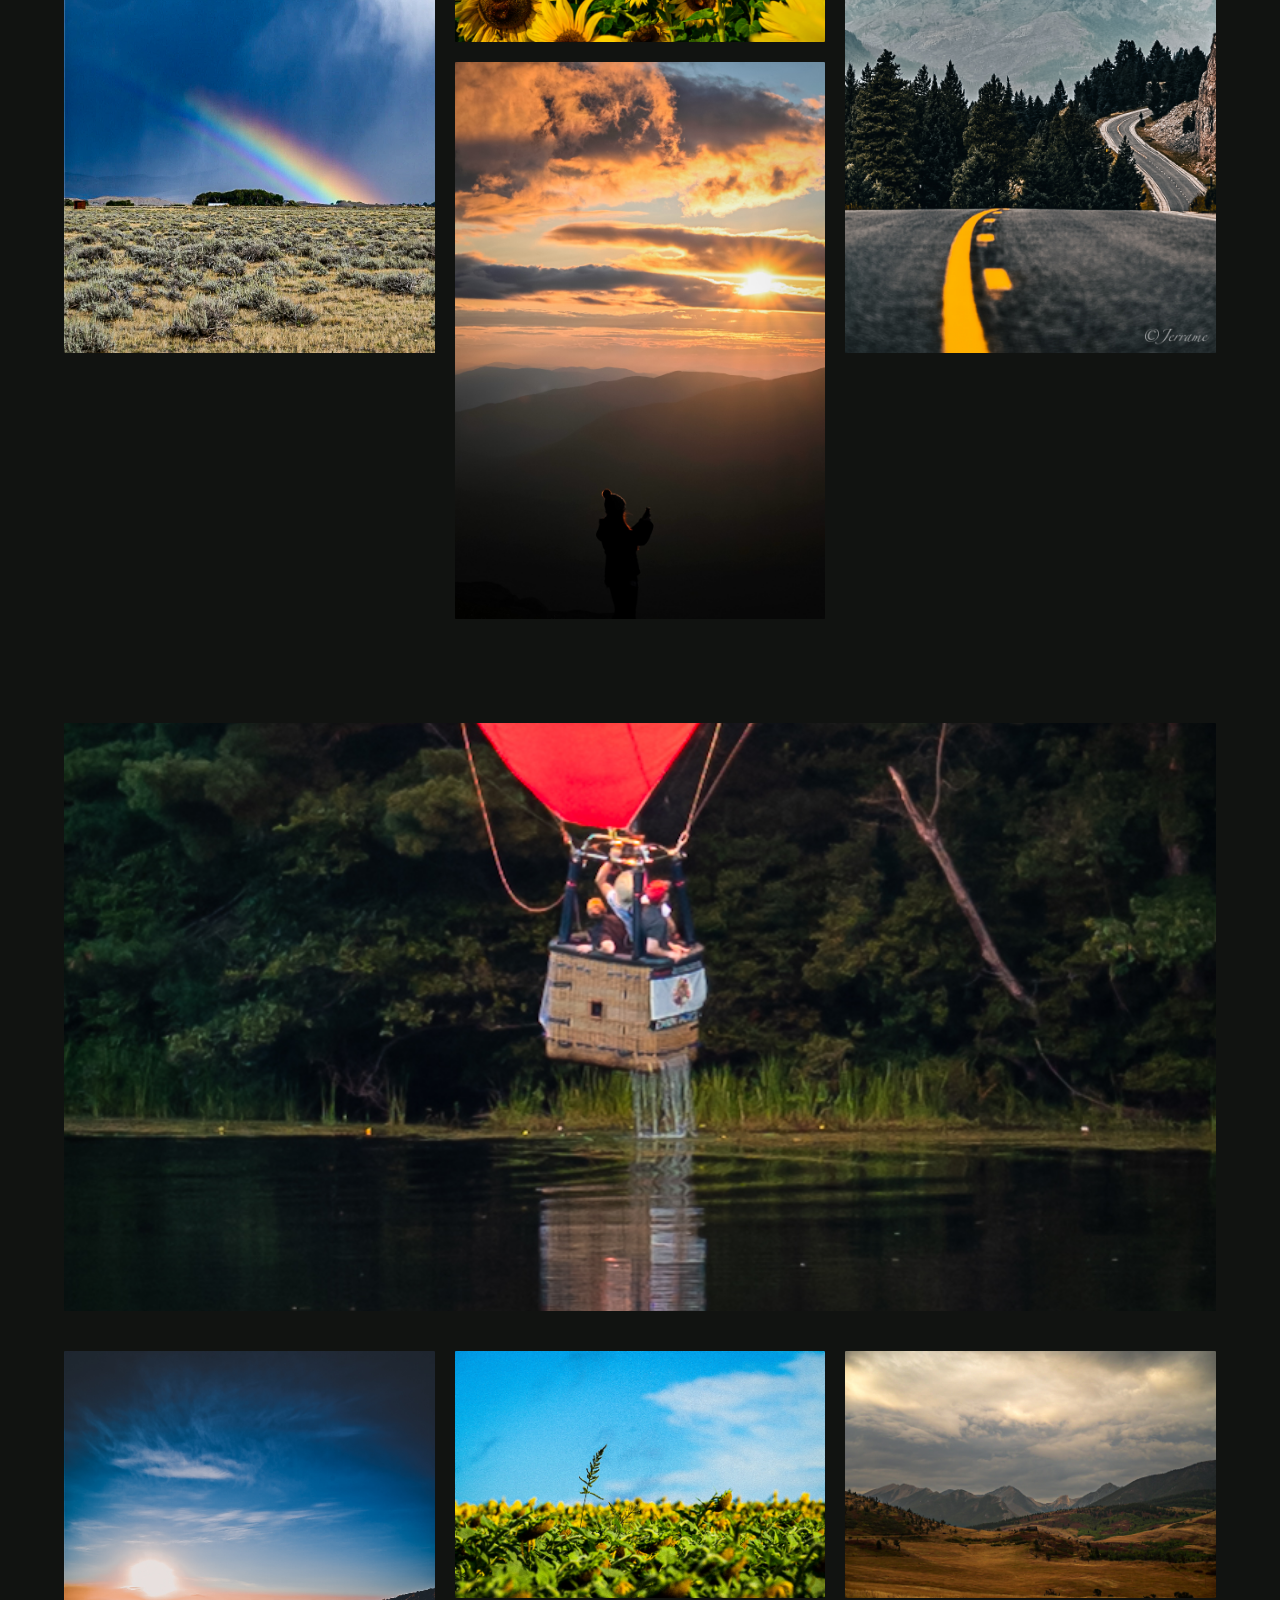
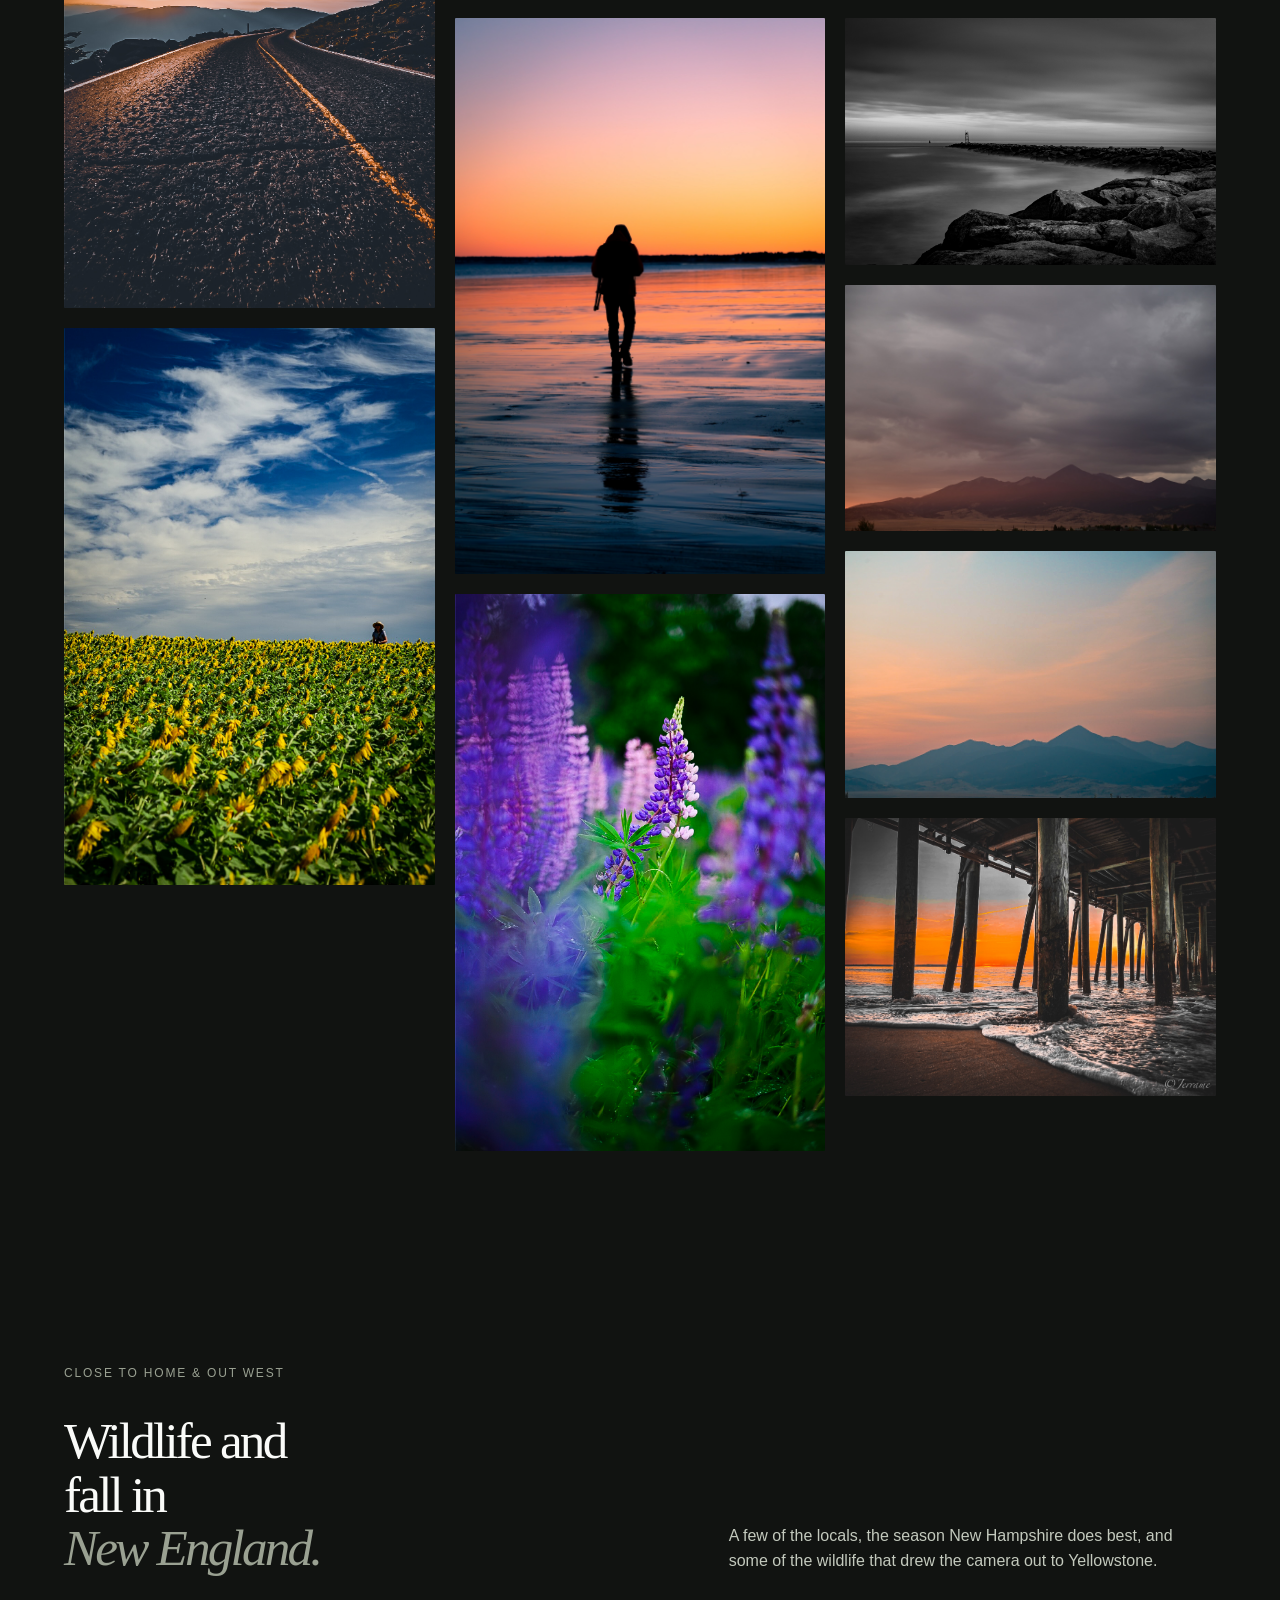
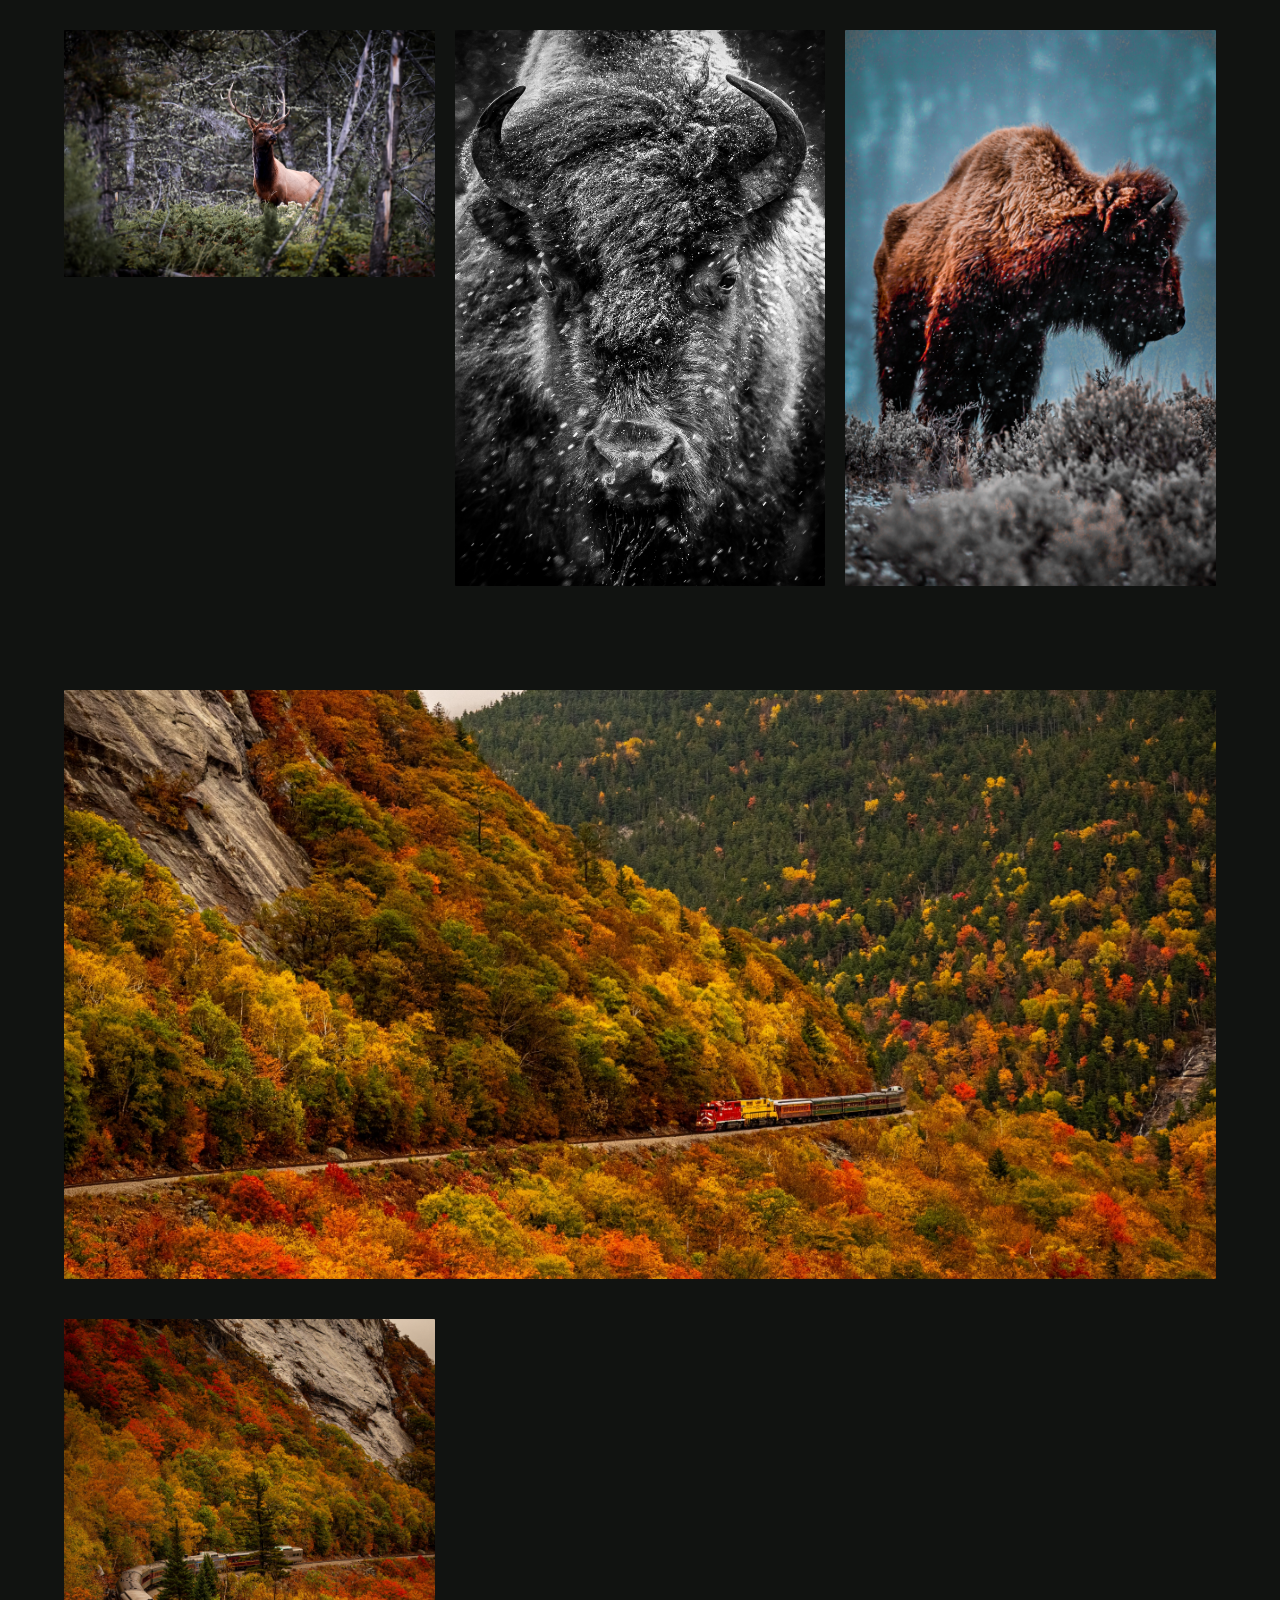
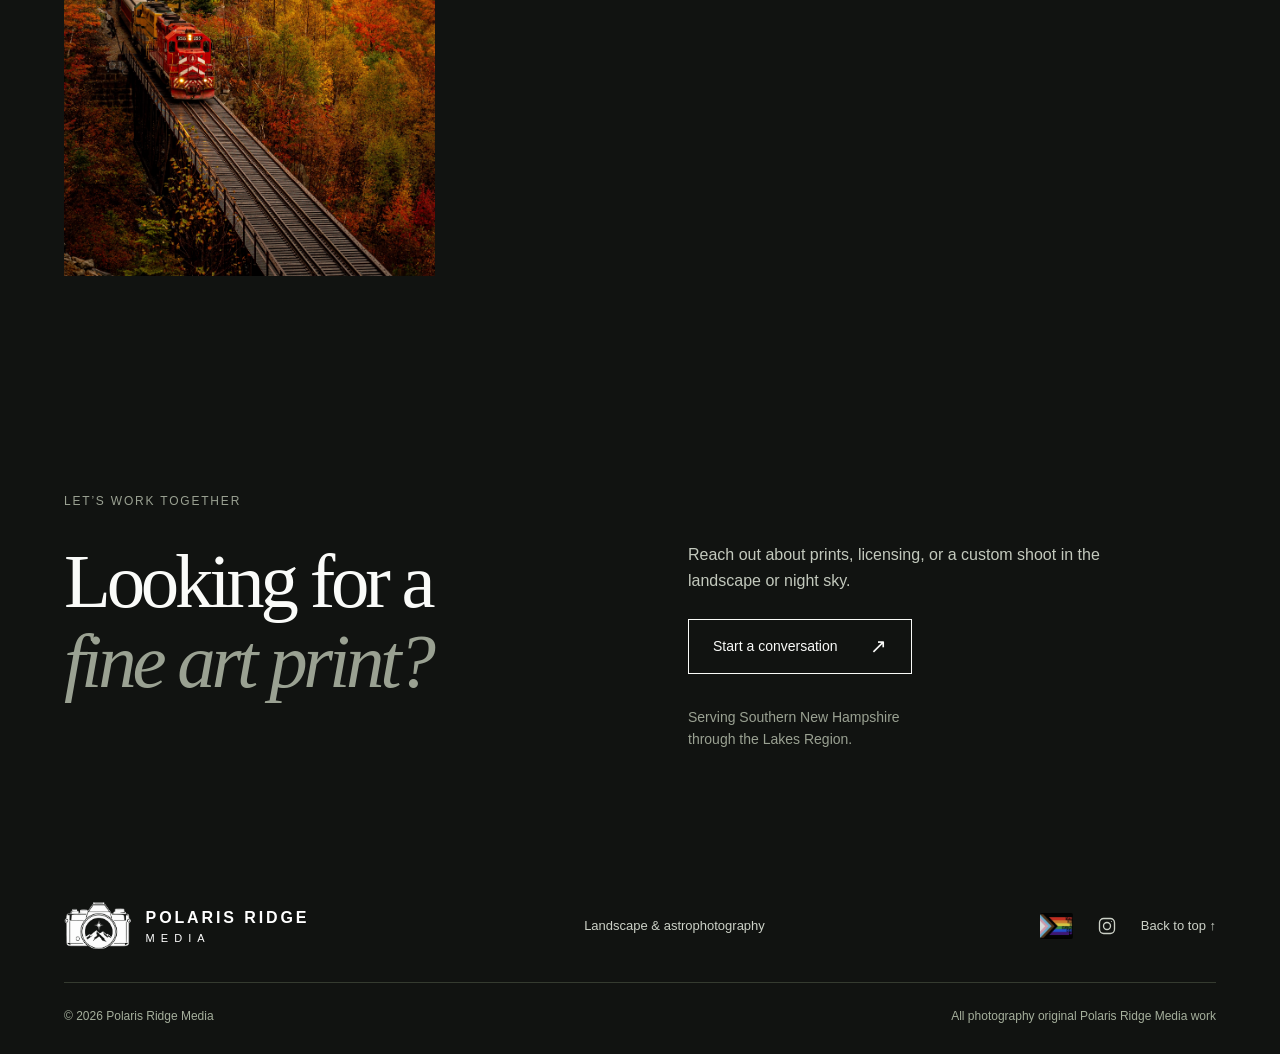
<file: landscapes.html>
<!doctype html>
<html lang="en">
<head>
<meta charset="UTF-8"><meta name="viewport" content="width=device-width, initial-scale=1">
<title>Landscapes &amp; Astrophotography | Polaris Ridge Media</title>
<meta name="description" content="Landscape and astrophotography from New Hampshire and beyond: aurora, the Milky Way, moonrises, mountains, and wildlife.">
<meta name="theme-color" content="#111311">
<link rel="icon" href="assets/favicon.svg" type="image/svg+xml">
<link rel="stylesheet" href="styles.css">
<meta property="og:type" content="website">
<meta property="og:site_name" content="Polaris Ridge Media">
<meta property="og:title" content="Landscapes &amp; Astrophotography | Polaris Ridge Media">
<meta property="og:description" content="Landscape and astrophotography from New Hampshire and beyond: aurora, the Milky Way, moonrises, mountains, and wildlife.">
<meta property="og:url" content="https://polarisridgemedia.com/landscapes.html">
<meta property="og:image" content="https://polarisridgemedia.com/assets/social/og-image.jpg">
<meta property="og:image:width" content="1200">
<meta property="og:image:height" content="630">
<meta name="twitter:card" content="summary_large_image">
<meta name="twitter:title" content="Landscapes &amp; Astrophotography | Polaris Ridge Media">
<meta name="twitter:image" content="https://polarisridgemedia.com/assets/social/og-image.jpg">
</head>
<body>
<a class="skip-link" href="#main">Skip to content</a>
<header class="header">
<a class="brand" href="home.html" aria-label="Polaris Ridge Media home"><span class="camera-mark" aria-hidden="true"><img src="assets/brand-board.png" alt="" width="1145" height="1374"></span><span class="wordmark">POLARIS RIDGE<span>MEDIA</span></span></a>
<div class="header-right">
<nav class="page-nav" id="main-nav" aria-label="Main navigation"><a href="home.html">Home</a><a href="about.html">About</a><a href="weddings.html">Weddings</a><a href="family-senior.html">Portraits</a><a class="current" href="landscapes.html">Landscapes</a><a href="investment.html">Investment</a><a href="faq.html">FAQ</a></nav>
<a class="nav-contact" href="contact.html">Let’s talk <span aria-hidden="true">↗</span></a>
<button class="nav-toggle" id="nav-toggle" type="button" aria-expanded="false" aria-controls="main-nav" aria-label="Open menu"><span></span><span></span><span></span></button>
</div>
</header>
<main id="main">
<section class="hero" id="top" aria-labelledby="hero-title">
<div class="hero-copy"><p class="eyebrow">LANDSCAPES &amp; ASTROPHOTOGRAPHY</p><h1 id="hero-title">Chasing the<br>sky <em>and</em><br>the horizon.</h1><p class="hero-description">The other side of the camera bag: aurora, the Milky Way, moonrises, mountains, and the wild places in between, caught on the nights and mornings between sessions.</p><p class="hero-region">New Hampshire and beyond</p></div>
<figure class="hero-image"><img src="assets/landscapes/ls-marblehead-light-aurora.jpg" alt="Aurora in pink and green over Marblehead Light, Massachusetts" width="1536" height="1024" fetchpriority="high"><figcaption>NIGHT SKY. OPEN WATER.<span>Polaris Ridge Media</span></figcaption></figure>
</section>
<section class="intro content-width"><p class="eyebrow">EVERYTHING ELSE</p><h2>Twenty-five years<br>of chasing <em>light.</em></h2><p>Long before a camera pointed at a wedding or a portrait session, it was pointed at the sky: storms rolling off the mountains, aurora over a quiet lake, a supermoon clearing the trees. This is that side of the work.</p></section>

<section aria-label="Night sky and astrophotography gallery">
<div class="content-width" style="padding-bottom:2.5rem"><p class="eyebrow" style="color:#60665e">NIGHT SKY</p></div>
<div class="gallery">
<figure><img src="assets/landscapes/ls-mt-washington-911-tribute.jpg" loading="lazy" alt="The 9/11 tribute light beams rising from the summit of Mount Washington over a foggy pond with geese"></figure>
<figure><img src="assets/landscapes/ls-aurora-winnisquam-vertical.jpg" loading="lazy" alt="Vivid red, pink, and green aurora beams over Lake Winnisquam, New Hampshire"></figure>
<figure><img src="assets/landscapes/ls-milkyway-acadia.jpg" loading="lazy" alt="The Milky Way rising over Acadia National Park with meteor and satellite trails streaking past"></figure>
<figure><img src="assets/landscapes/ls-moonrise-whaleback-light.jpg" loading="lazy" alt="Supermoon rising behind Whaleback Lighthouse in New Castle, New Hampshire, as a boat passes"></figure>
</div>
<figure class="gallery-hero content-width"><img src="assets/landscapes/ls-aurora-winnisquam-wide.jpg" loading="lazy" alt="A wide band of pink, red, and green aurora over Lake Winnisquam, New Hampshire"></figure>
<div class="gallery">
<figure><img src="assets/landscapes/ls-harvest-moon-mt-washington.jpg" loading="lazy" alt="Harvest moon rising over the treeline, seen from the summit of Mount Washington"></figure>
<figure><img src="assets/landscapes/ls-meteor-profile-lake.jpg" loading="lazy" alt="A stargazer's headlamp glowing beneath a meteor streaking over Profile Lake in Franconia Notch, New Hampshire"></figure>
<figure><img src="assets/landscapes/ls-moon-venus-nh.jpg" loading="lazy" alt="Crescent moon and Venus rising together through silhouetted pines in a New Hampshire backyard"></figure>
<figure><img src="assets/landscapes/ls-aurora-bow-nh.jpg" loading="lazy" alt="Aurora reflected on a still lake beyond a wooden dock in Bow, New Hampshire"></figure>
<figure><img src="assets/landscapes/ls-york-lobster-pound-aurora.jpg" loading="lazy" alt="Aurora glowing green and pink over the York Lobster Pound in York, Maine"></figure>
<figure><img src="assets/landscapes/ls-aurora-winnisquam-shoreline.jpg" loading="lazy" alt="Aurora over Lake Winnisquam, New Hampshire, with the shoreline lit by distant town lights"></figure>
<figure><img src="assets/landscapes/ls-aurora-gilford-nh.jpg" loading="lazy" alt="Pink, yellow, and green aurora glowing through a band of clouds over Gilford, New Hampshire"></figure>
<figure><img src="assets/landscapes/ls-aurora-bow-nh-diagonal.jpg" loading="lazy" alt="Aurora beams bending diagonally across the sky above a lake in Bow, New Hampshire"></figure>
<figure><img src="assets/landscapes/ls-aurora-winnisquam-closeup.jpg" loading="lazy" alt="Close-up of red, orange, and green aurora light bending across the sky over Lake Winnisquam, New Hampshire"></figure>
</div>
</section>

<section class="intro content-width"><p class="eyebrow">ON THE GROUND</p><h2>Mountains,<br>fields, and<br><em>open water.</em></h2><p>The quieter half of the job: a sunflower field at first light, a storm breaking over a western valley, the long drive home with the camera still on the passenger seat.</p></section>

<section aria-label="Landscape gallery">
<div class="gallery">
<figure><img src="assets/landscapes/ls-rainbow-cody-wy.jpg" loading="lazy" alt="A vivid rainbow dropping into a field near Cody, Wyoming, beneath a storm"></figure>
<figure><img src="assets/landscapes/ls-sunflower-bees-colby-farm.jpg" loading="lazy" alt="Bees working a sunflower bloom at Colby Farm in Newbury, Massachusetts"></figure>
<figure><img src="assets/landscapes/ls-mt-washington-summit-sunset.jpg" loading="lazy" alt="A hiker photographing the sunset from the summit of Mount Washington"></figure>
<figure><img src="assets/landscapes/ls-shoshone-forest-road.jpg" loading="lazy" alt="A winding road through Shoshone National Forest, Wyoming, leading toward a jagged peak"></figure>
</div>
<figure class="gallery-hero content-width"><img src="assets/landscapes/ls-balloon-festival-pittsfield.jpg" loading="lazy" alt="A hot air balloon firing its burner at the Suncook Rotary Hot Air Balloon Festival in Pittsfield, New Hampshire, the flame reflected on the lake"></figure>
<div class="gallery">
<figure><img src="assets/landscapes/ls-mt-washington-auto-road.jpg" loading="lazy" alt="The Mount Washington Auto Road winding toward the sunset"></figure>
<figure><img src="assets/landscapes/ls-sunflower-photographer-colby-farm.jpg" loading="lazy" alt="A photographer's silhouette in the sunflower field at Colby Farm in Newbury, Massachusetts"></figure>
<figure><img src="assets/landscapes/ls-sunflower-field-colby-farm.jpg" loading="lazy" alt="Sunflower field at Colby Farm in Newbury, Massachusetts, under a blue sky"></figure>
<figure><img src="assets/landscapes/ls-photographer-sunset-oob.jpg" loading="lazy" alt="A photographer's silhouette walking the shore at sunset in Old Orchard Beach, Maine"></figure>
<figure><img src="assets/landscapes/ls-lupine-sugar-hill.jpg" loading="lazy" alt="Close-up of purple lupine wildflowers in Sugar Hill, New Hampshire"></figure>
<figure><img src="assets/landscapes/ls-montana-ranch-valley.jpg" loading="lazy" alt="Storm light breaking over a mountain ranch valley in Montana"></figure>
<figure><img src="assets/landscapes/ls-hampton-beach-jetty-bw.jpg" loading="lazy" alt="Black and white long exposure of the jetty at Hampton Beach State Park, New Hampshire"></figure>
<figure><img src="assets/landscapes/ls-montana-mountains-dusk.jpg" loading="lazy" alt="A mountain range in Montana glowing at dusk beneath heavy clouds"></figure>
<figure><img src="assets/landscapes/ls-livingston-mt-mountains.jpg" loading="lazy" alt="Early morning light over the mountains near Livingston, Montana"></figure>
<figure><img src="assets/landscapes/ls-pier-sunrise-oob.jpg" loading="lazy" alt="Sunrise glowing orange through the pilings beneath a weathered pier at Old Orchard Beach, Maine"></figure>
</div>
</section>

<section class="intro content-width"><p class="eyebrow">CLOSE TO HOME &amp; OUT WEST</p><h2>Wildlife and<br>fall in<br><em>New England.</em></h2><p>A few of the locals, the season New Hampshire does best, and some of the wildlife that drew the camera out to Yellowstone.</p></section>

<section aria-label="Wildlife and fall foliage gallery">
<div class="gallery">
<figure><img src="assets/landscapes/ls-elk-yellowstone.jpg" loading="lazy" alt="A bull elk standing watch in Yellowstone National Park, Wyoming"></figure>
<figure><img src="assets/landscapes/ls-bison-bw-yellowstone.jpg" loading="lazy" alt="A bison close-up in black and white, dusted with snow, Lamar Valley, Yellowstone National Park"></figure>
<figure><img src="assets/landscapes/ls-bison-color-yellowstone.jpg" loading="lazy" alt="A bison close-up in falling snow, Lamar Valley, Yellowstone National Park"></figure>
</div>
<figure class="gallery-hero content-width"><img src="assets/landscapes/ls-conway-railroad-wide.jpg" loading="lazy" alt="The Conway Scenic Railroad crossing a trestle through peak foliage in Crawford Notch, New Hampshire"></figure>
<div class="gallery">
<figure><img src="assets/landscapes/ls-conway-railroad-close.jpg" loading="lazy" alt="The Conway Scenic Railroad engine crossing a trestle through fall color in Crawford Notch, New Hampshire"></figure>
</div>
</section>

<section class="contact content-width" id="contact"><p class="eyebrow">LET’S WORK TOGETHER</p><h2>Looking for a<br><em>fine art print?</em></h2><div class="contact-detail"><p>Reach out about prints, licensing, or a custom shoot in the landscape or night sky.</p><a class="button button-dark" href="contact.html">Start a conversation <span aria-hidden="true">↗</span></a><p class="contact-region">Serving Southern New Hampshire<br>through the Lakes Region.</p></div></section>
</main>
<footer><div class="footer-top content-width"><a class="brand" href="home.html" aria-label="Back to top"><span class="camera-mark" aria-hidden="true"><img src="assets/brand-board.png" alt="" width="1145" height="1374"></span><span class="wordmark">POLARIS RIDGE<span>MEDIA</span></span></a><p>Landscape &amp; astrophotography</p><div class="footer-links"><a class="footer-pride" href="about.html#story" aria-label="Everyone is welcome here — read about Polaris Ridge Media as an LGBTQ+ ally"><img src="assets/brand/pride-ally-badge.jpg" alt="Progress Pride flag with the words Everyone Is Welcome Here" width="320" height="251" loading="lazy"></a><a class="footer-social" href="https://www.instagram.com/polarisridgemedia/" target="_blank" rel="noopener" aria-label="Polaris Ridge Media on Instagram"><svg viewBox="0 0 24 24" fill="none" stroke="currentColor" stroke-width="1.6" stroke-linecap="round" stroke-linejoin="round"><rect x="3" y="3" width="18" height="18" rx="5"></rect><circle cx="12" cy="12" r="4.2"></circle><circle cx="17.3" cy="6.7" r="0.6" fill="currentColor" stroke="none"></circle></svg></a><a href="#top">Back to top ↑</a></div></div><div class="footer-bottom content-width"><span>© 2026 Polaris Ridge Media</span><span>All photography original Polaris Ridge Media work</span></div></footer>
<script src="nav.js" defer></script>
<script src="gallery-lightbox.js" defer></script>
</body></html>
</file>
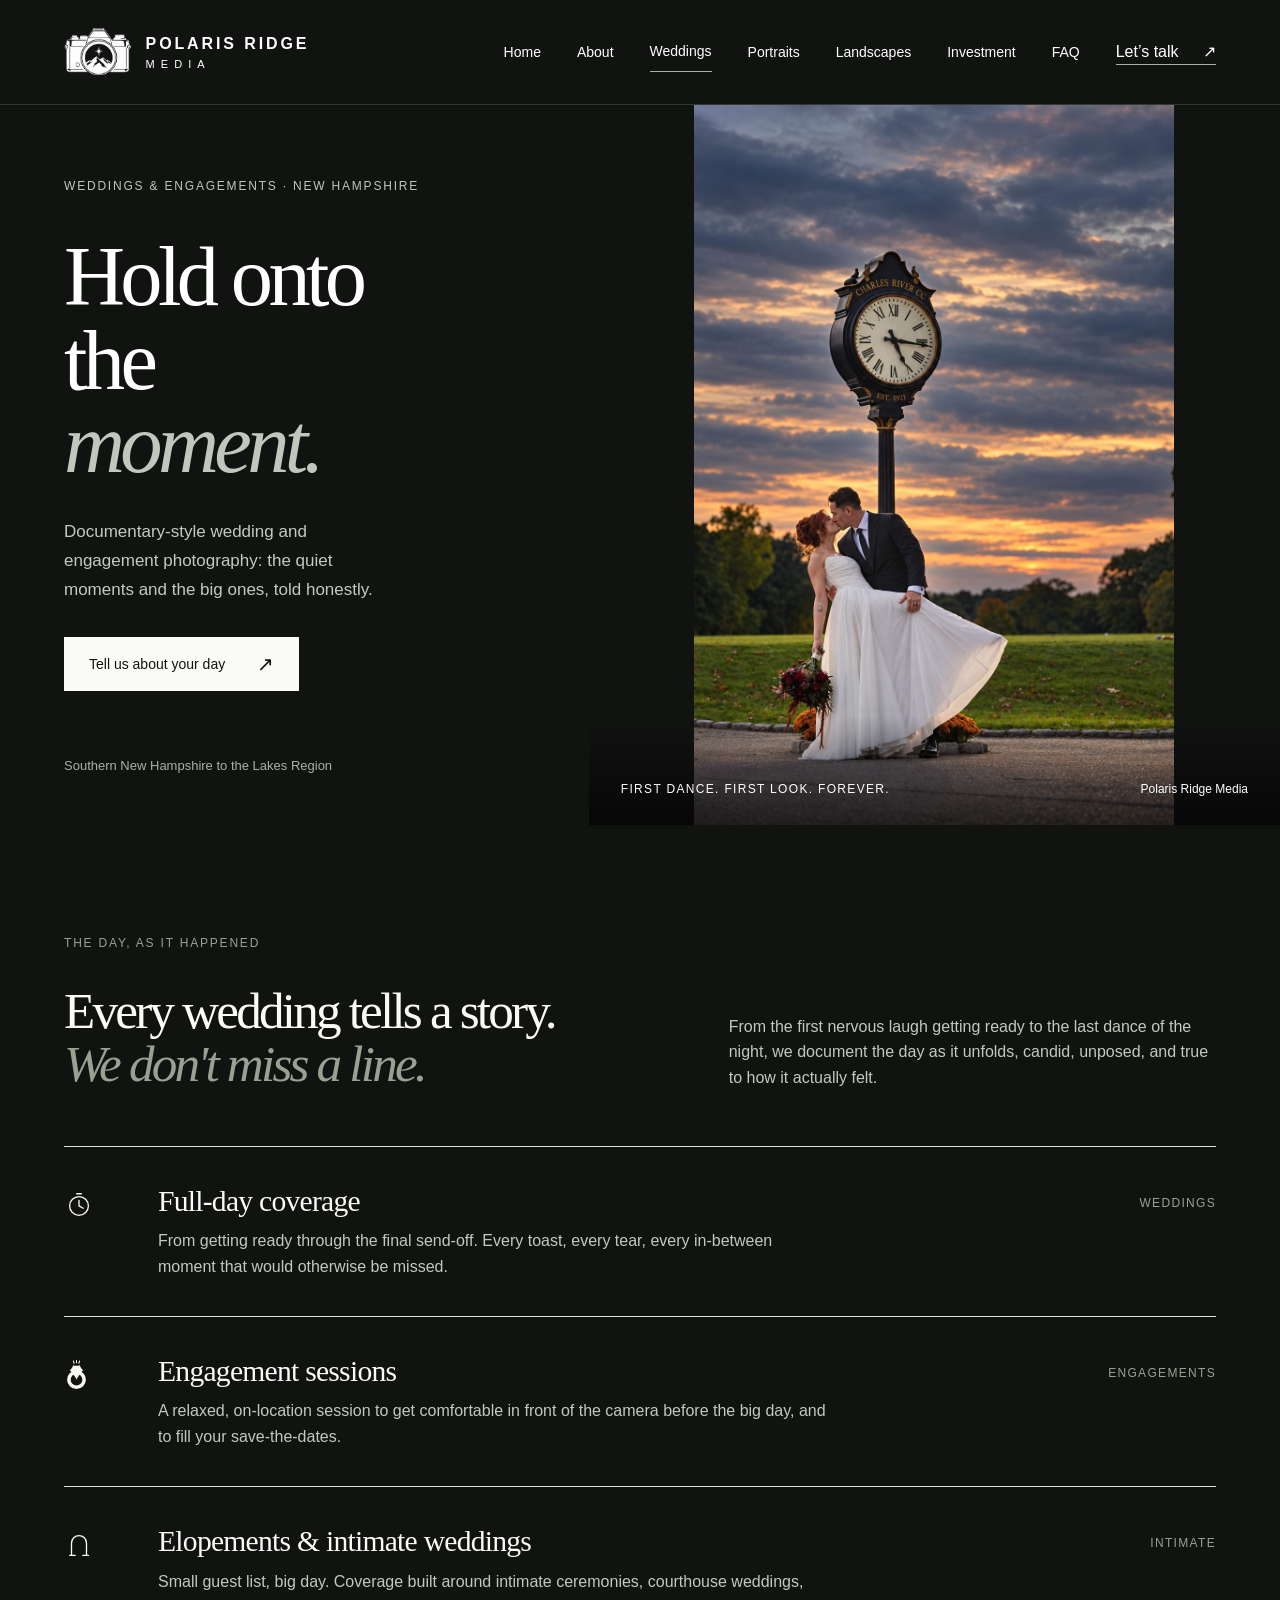
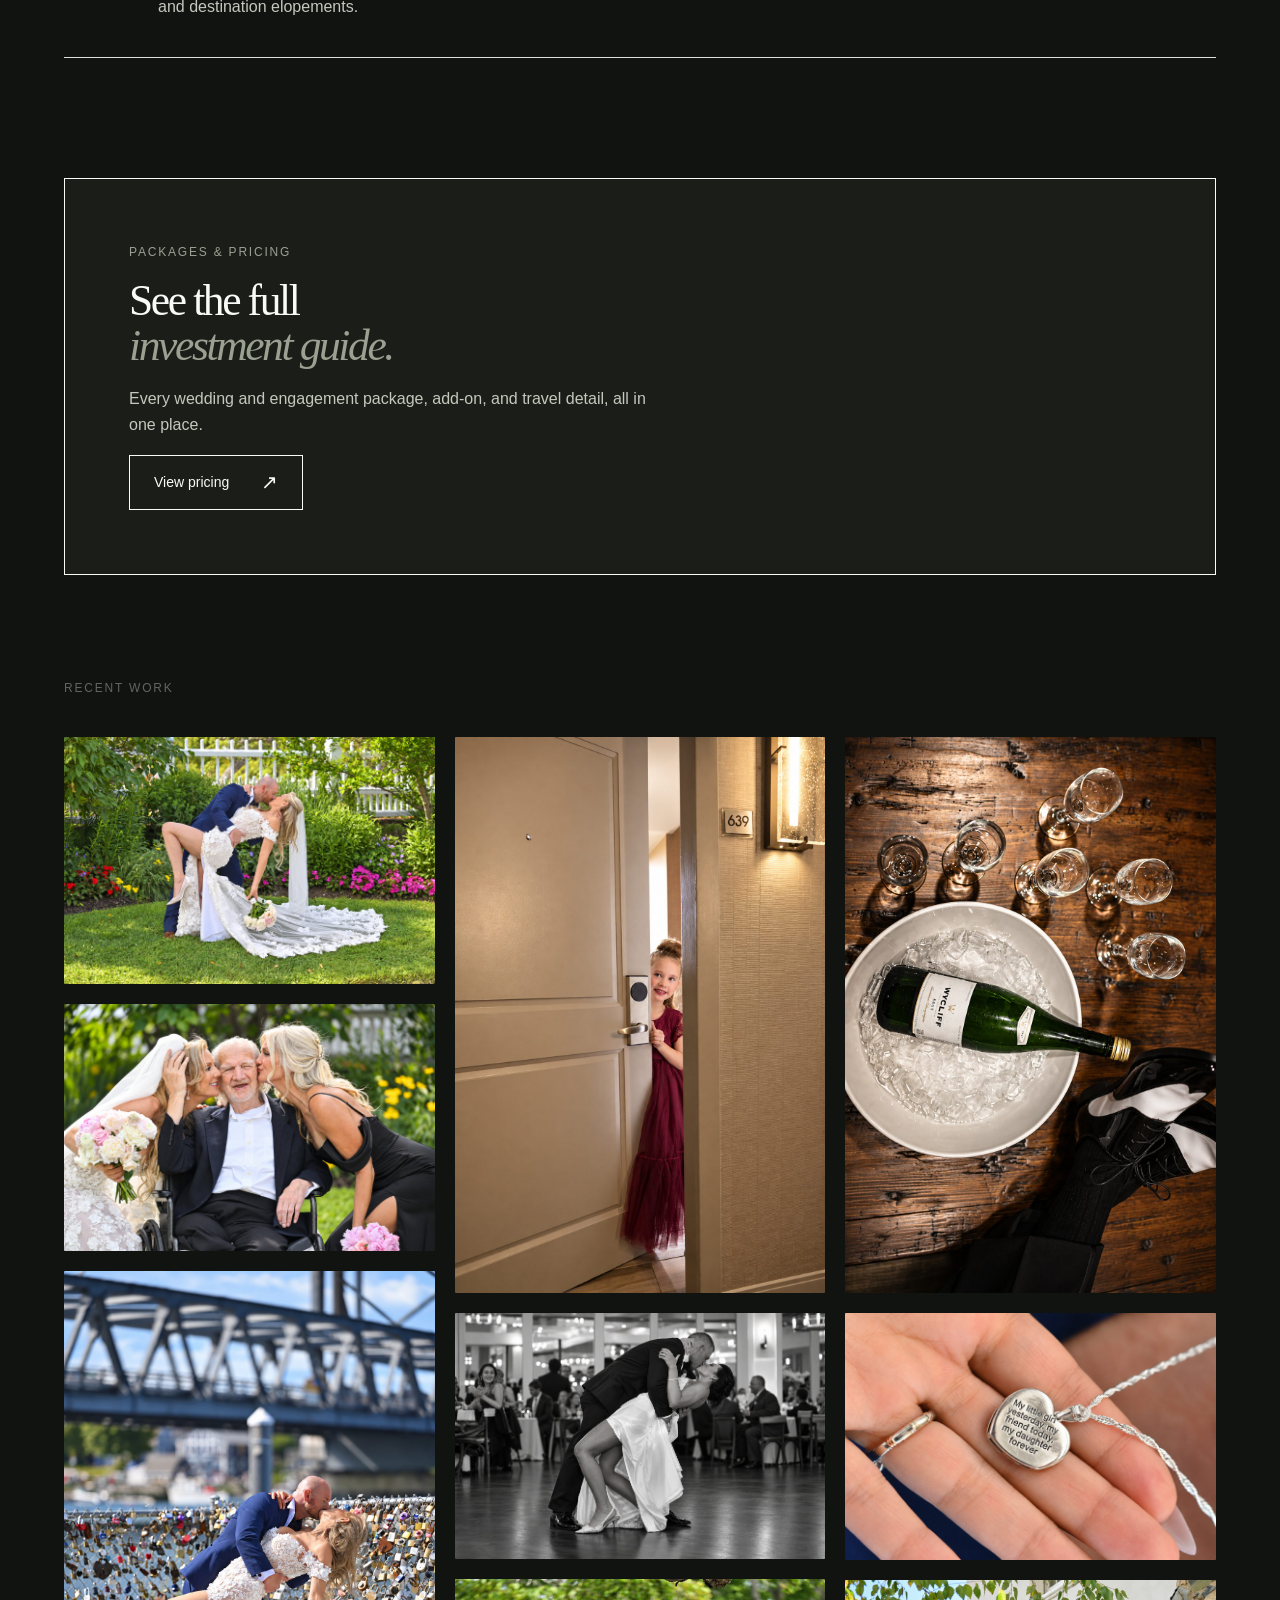
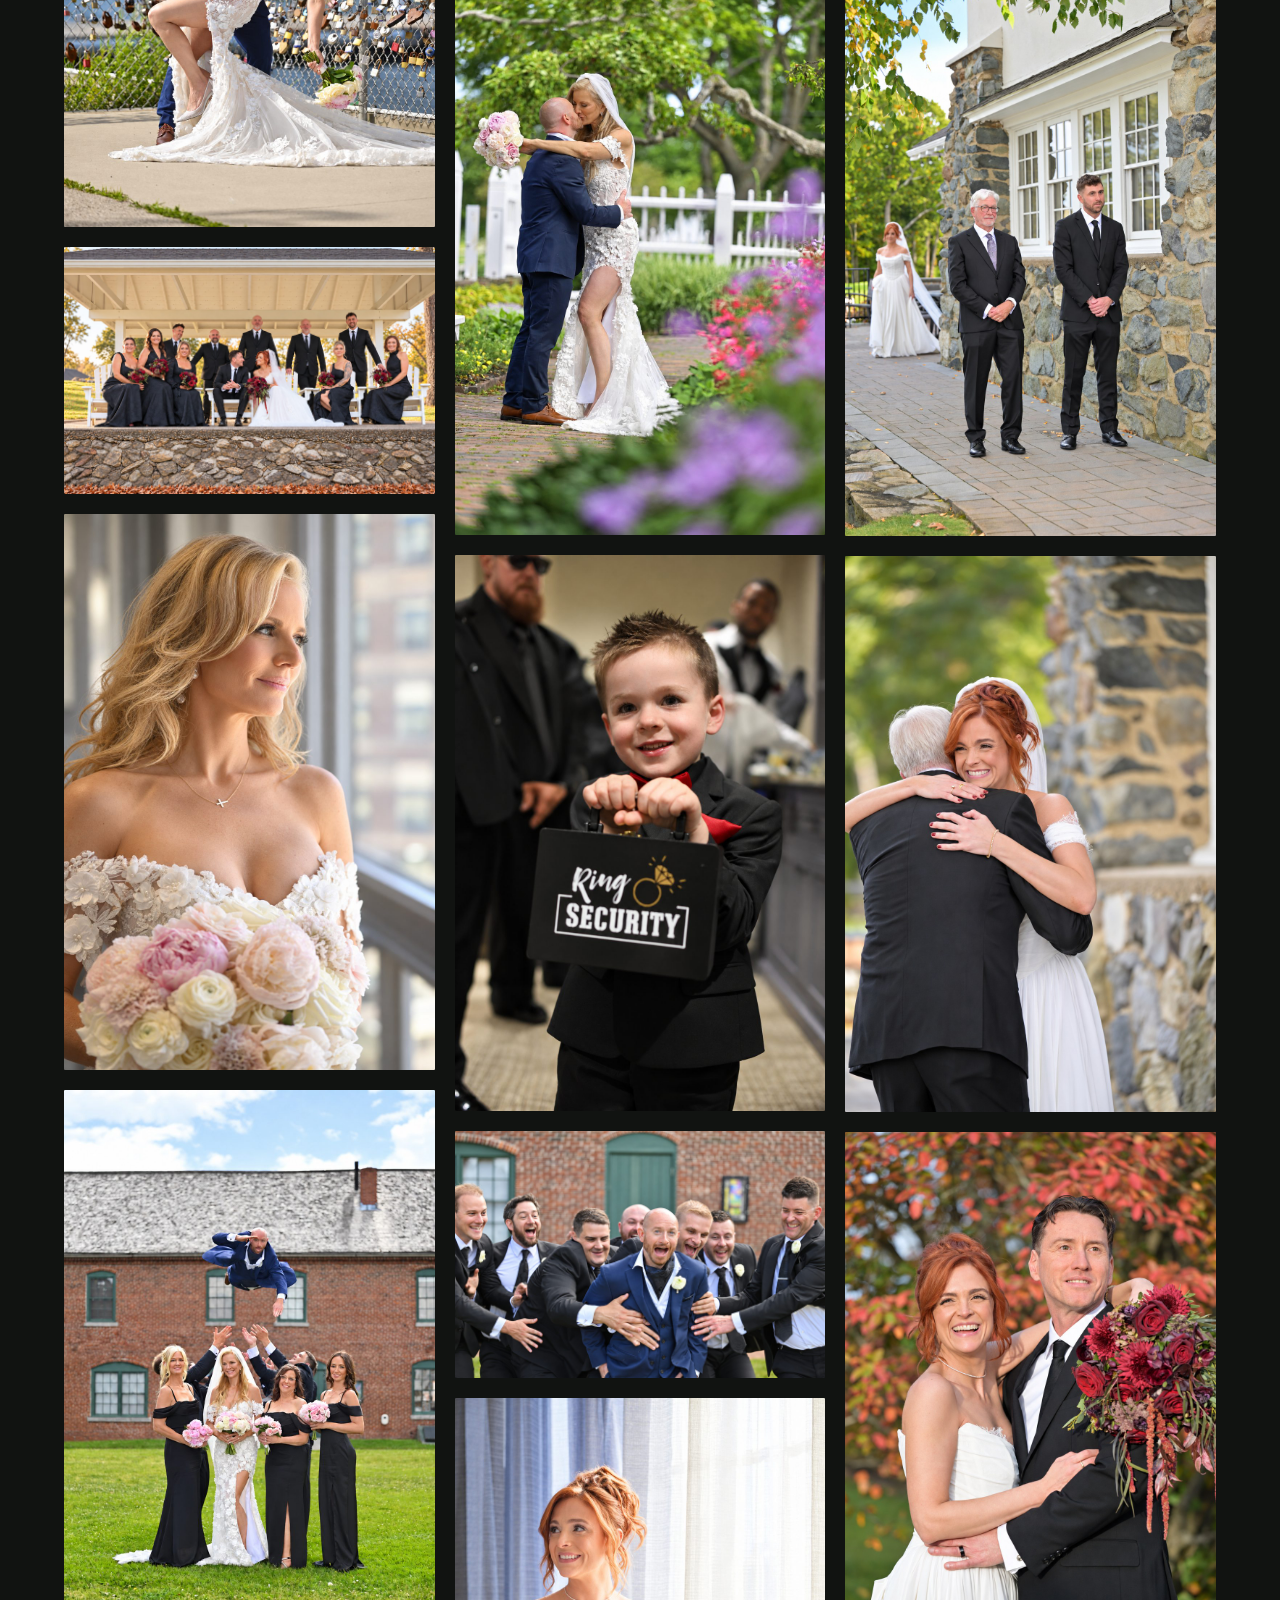
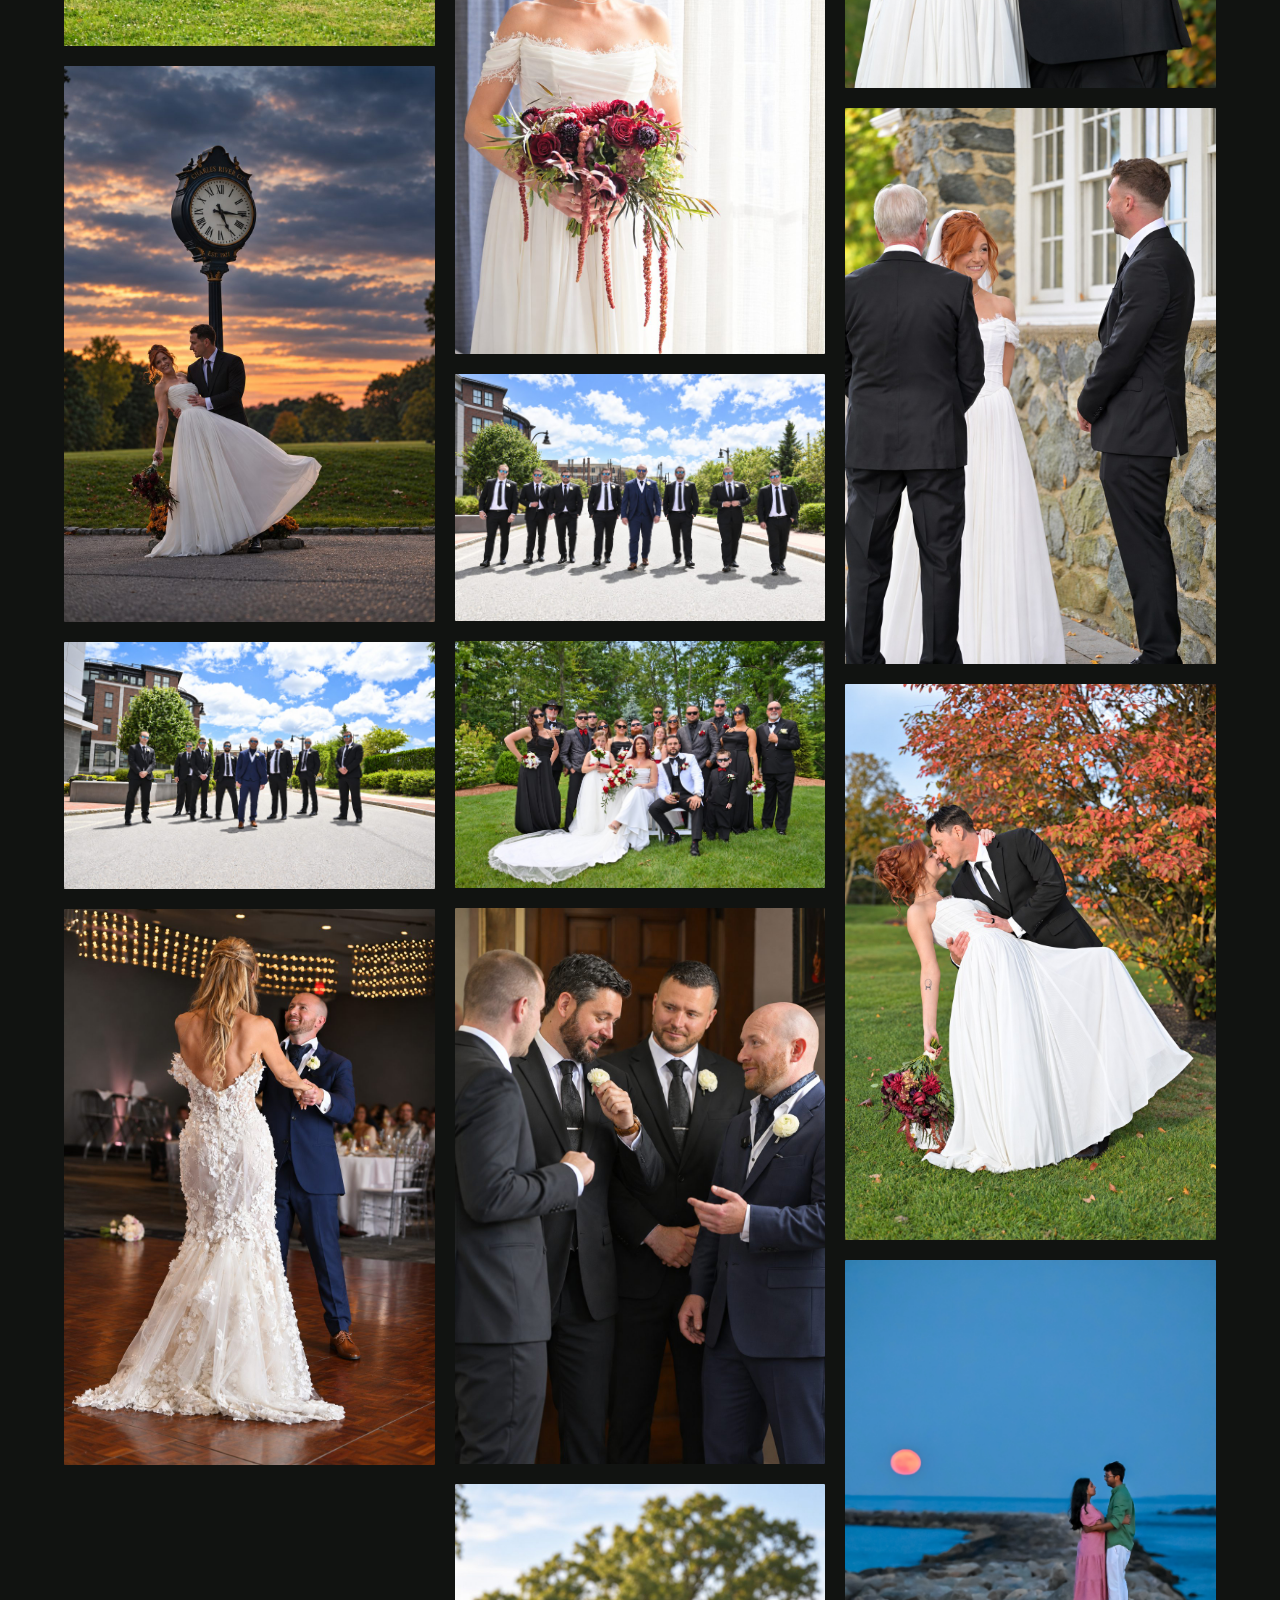
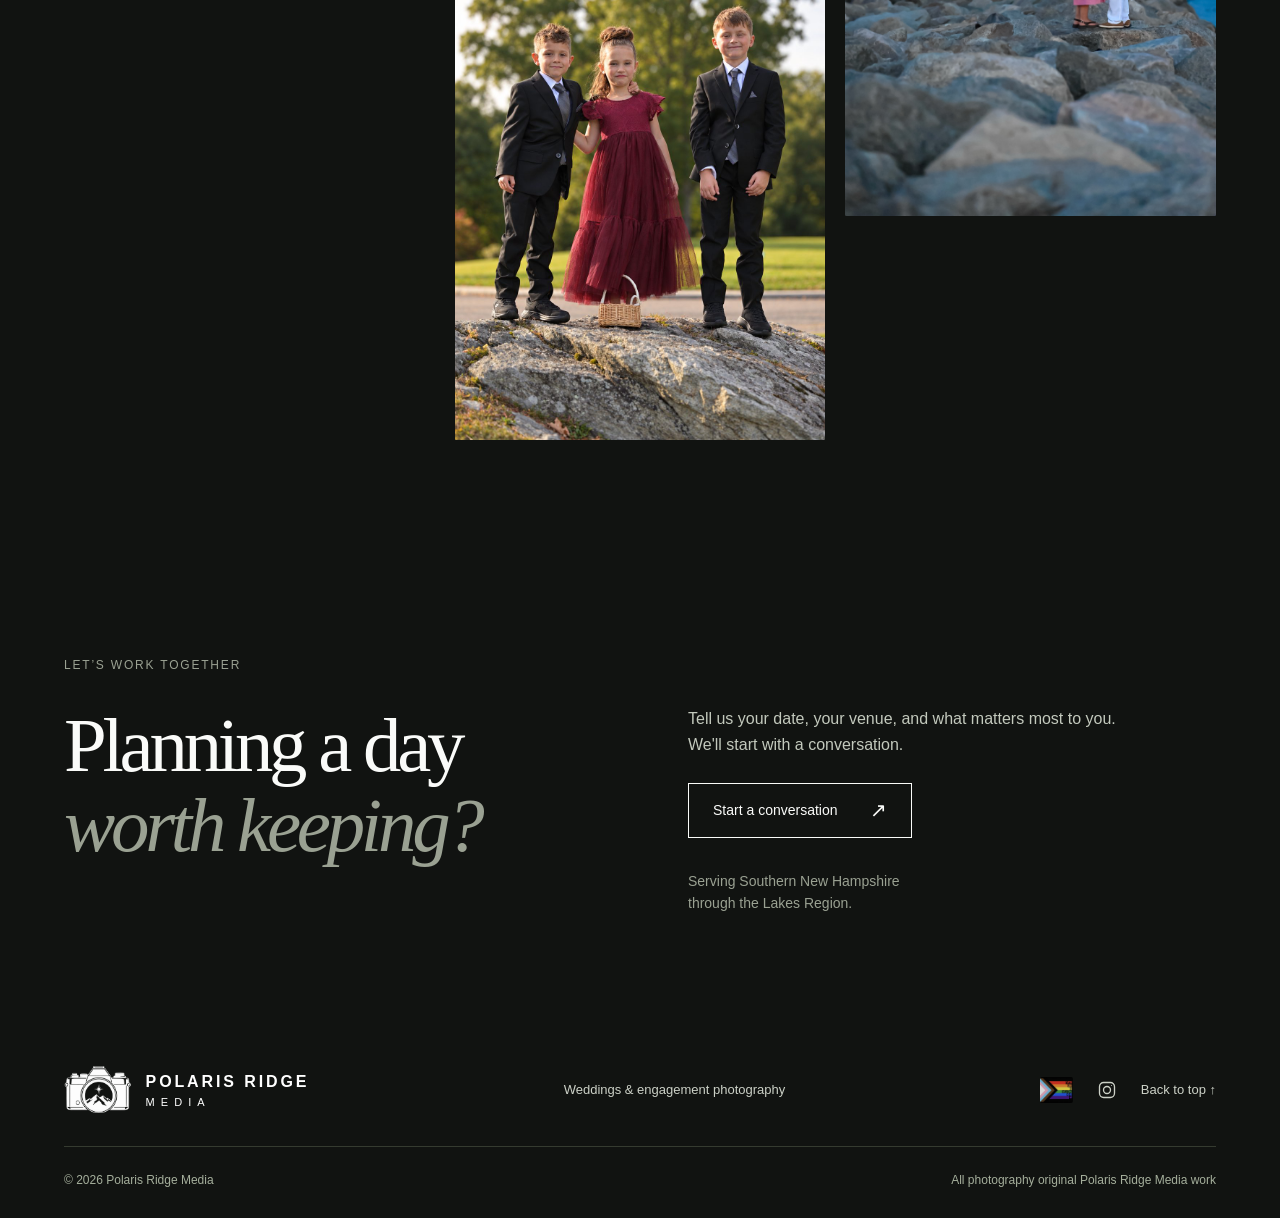
<file: weddings.html>
<!doctype html>
<html lang="en">
<head>
<meta charset="UTF-8"><meta name="viewport" content="width=device-width, initial-scale=1">
<title>Weddings &amp; Engagements | Polaris Ridge Media</title>
<meta name="description" content="Documentary-style wedding and engagement photography serving New Hampshire. Full-day coverage, engagement sessions, and elopements.">
<meta name="theme-color" content="#111311">
<link rel="icon" href="assets/favicon.svg" type="image/svg+xml">
<link rel="stylesheet" href="styles.css">
<meta property="og:type" content="website">
<meta property="og:site_name" content="Polaris Ridge Media">
<meta property="og:title" content="Weddings &amp; Engagements | Polaris Ridge Media">
<meta property="og:description" content="Documentary-style wedding and engagement photography serving New Hampshire. Full-day coverage, engagement sessions, and elopements.">
<meta property="og:url" content="https://polarisridgemedia.com/weddings.html">
<meta property="og:image" content="https://polarisridgemedia.com/assets/social/og-image.jpg">
<meta property="og:image:width" content="1200">
<meta property="og:image:height" content="630">
<meta name="twitter:card" content="summary_large_image">
<meta name="twitter:title" content="Weddings &amp; Engagements | Polaris Ridge Media">
<meta name="twitter:image" content="https://polarisridgemedia.com/assets/social/og-image.jpg">
</head>
<body>
<a class="skip-link" href="#main">Skip to content</a>
<header class="header">
<a class="brand" href="home.html" aria-label="Polaris Ridge Media home"><span class="camera-mark" aria-hidden="true"><img src="assets/brand-board.png" alt="" width="1145" height="1374"></span><span class="wordmark">POLARIS RIDGE<span>MEDIA</span></span></a>
<div class="header-right">
<nav class="page-nav" id="main-nav" aria-label="Main navigation"><a href="home.html">Home</a><a href="about.html">About</a><a class="current" href="weddings.html">Weddings</a><a href="family-senior.html">Portraits</a><a href="landscapes.html">Landscapes</a><a href="investment.html">Investment</a><a href="faq.html">FAQ</a></nav>
<a class="nav-contact" href="contact.html?service=wedding">Let’s talk <span aria-hidden="true">↗</span></a>
<button class="nav-toggle" id="nav-toggle" type="button" aria-expanded="false" aria-controls="main-nav" aria-label="Open menu"><span></span><span></span><span></span></button>
</div>
</header>
<main id="main">
<section class="hero" id="top" aria-labelledby="hero-title">
<div class="hero-copy"><p class="eyebrow">WEDDINGS &amp; ENGAGEMENTS · NEW HAMPSHIRE</p><h1 id="hero-title">Hold onto<br>the<br><em>moment.</em></h1><p class="hero-description">Documentary-style wedding and engagement photography: the quiet moments and the big ones, told honestly.</p><a class="button button-light" href="contact.html?service=wedding">Tell us about your day <span aria-hidden="true">↗</span></a><p class="hero-region">Southern New Hampshire to the Lakes Region</p></div>
<figure class="hero-image"><img class="hero-pos-full" src="assets/weddings/wed-01.jpg" alt="Bride and groom kissing beneath a clock at sunset" width="1024" height="1536" fetchpriority="high"><figcaption>FIRST DANCE. FIRST LOOK. FOREVER.<span>Polaris Ridge Media</span></figcaption></figure>
</section>
<section class="intro content-width"><p class="eyebrow">THE DAY, AS IT HAPPENED</p><h2>Every wedding tells a story.<br><em>We don't miss a line.</em></h2><p>From the first nervous laugh getting ready to the last dance of the night, we document the day as it unfolds, candid, unposed, and true to how it actually felt.</p></section>
<section class="service-list service-list-icons content-width" aria-label="Wedding photography services"><article><span class="service-icon" aria-hidden="true"><svg viewBox="0 0 32 32" fill="none" stroke="currentColor" stroke-width="1.4" stroke-linejoin="round" stroke-linecap="round"><circle cx="16" cy="17" r="10"></circle><path d="M16 11 V17 L20.5 19.5"></path><path d="M13.5 4 H18.5"></path></svg></span><div><h3>Full-day coverage</h3><p>From getting ready through the final send-off. Every toast, every tear, every in-between moment that would otherwise be missed.</p></div><span class="service-type">WEDDINGS</span></article><article><span class="service-icon" aria-hidden="true"><svg class="service-icon-solid" viewBox="0 0 32 38" fill="currentColor"><path fill-rule="evenodd" d="M16 37a12 12 0 1 0 0-24 12 12 0 0 0 0 24Zm0-4.5a7.5 7.5 0 1 1 0-15 7.5 7.5 0 0 1 0 15Z"></path><path d="M12 7 L20 7 L24 13 L16 24 L8 13 Z"></path><g stroke="#fafbf9" stroke-width="0.9" stroke-linecap="round"><line x1="12" y1="7" x2="12.5" y2="13"></line><line x1="20" y1="7" x2="19.5" y2="13"></line><line x1="8" y1="13" x2="24" y2="13"></line><line x1="16" y1="13" x2="16" y2="24"></line></g><path d="M13 4 L12 1 M16 3.3 L16 0.3 M19 4 L20 1" stroke="currentColor" stroke-width="1.3" stroke-linecap="round" fill="none"></path></svg></span><div><h3>Engagement sessions</h3><p>A relaxed, on-location session to get comfortable in front of the camera before the big day, and to fill your save-the-dates.</p></div><span class="service-type">ENGAGEMENTS</span></article><article><span class="service-icon" aria-hidden="true"><svg viewBox="0 0 32 32" fill="none" stroke="currentColor" stroke-width="1.4" stroke-linejoin="round" stroke-linecap="round"><path d="M8 27 V14 A8 8 0 0 1 24 14 V27"></path><path d="M6 27 H12 M20 27 H26"></path></svg></span><div><h3>Elopements &amp; intimate weddings</h3><p>Small guest list, big day. Coverage built around intimate ceremonies, courthouse weddings, and destination elopements.</p></div><span class="service-type">INTIMATE</span></article></section>
<section class="investment-cta content-width"><div class="investment-cta-inner"><p class="eyebrow">PACKAGES &amp; PRICING</p><h2>See the full<br><em>investment guide.</em></h2><p>Every wedding and engagement package, add-on, and travel detail, all in one place.</p><a class="button button-dark" href="investment.html">View pricing <span aria-hidden="true">↗</span></a></div></section>
<section aria-label="Wedding photography gallery">
<div class="content-width" style="padding-bottom:2.5rem"><p class="eyebrow" style="color:#60665e">RECENT WORK</p></div>
<div class="gallery">
<figure><img src="assets/weddings/wed-16.jpg" loading="lazy" alt="Bride and groom share a kiss in a flower garden"></figure>
<figure><img src="assets/weddings/wed-18.jpg" loading="lazy" alt="Bride and bridesmaid kiss the bride's grandfather on the cheek"></figure>
<figure><img src="assets/weddings/wed-12.jpg" loading="lazy" alt="Bride and groom dip and kiss beside a bridge covered in locks"></figure>
<figure><img src="assets/weddings/wed-06.jpg" loading="lazy" alt="Full wedding party portrait on a stone wall"></figure>
<figure><img src="assets/weddings/wed-09.jpg" loading="lazy" alt="Close-up of the bride holding her bouquet of deep red flowers"></figure>
<figure><img src="assets/weddings/wed-20.jpg" loading="lazy" alt="Bridesmaids tossing the groom into the air"></figure>
<figure><img src="assets/weddings/wed-02.jpg" loading="lazy" alt="Bride smiling beside a curtain, holding her bouquet"></figure>
<figure><img src="assets/weddings/wed-08.jpg" loading="lazy" alt="Groomsmen standing in a row on a city street"></figure>
<figure><img src="assets/weddings/wed-15.jpg" loading="lazy" alt="Bride and groom's first dance, seen from behind"></figure>
<figure><img src="assets/weddings/wed-05.jpg" loading="lazy" alt="Flower girl peeking through a hotel room door"></figure>
<figure><img src="assets/weddings/wed-21.jpg" loading="lazy" alt="Black and white photo of bride and groom dipping and kissing on the dance floor"></figure>
<figure><img src="assets/weddings/wed-13.jpg" loading="lazy" alt="Bride and groom kiss in a garden by a white picket fence"></figure>
<figure><img src="assets/weddings/wed-25.jpg" loading="lazy" alt="Young ring bearer holding a briefcase labeled Ring Security"></figure>
<figure><img src="assets/weddings/wed-14.jpg" loading="lazy" alt="Groomsmen laughing and grabbing the groom playfully"></figure>
<figure><img src="assets/weddings/wed-03.jpg" loading="lazy" alt="Three young children dressed formally for the wedding"></figure>
<figure><img src="assets/weddings/wed-19.jpg" loading="lazy" alt="Groomsmen in sunglasses walking down a city street"></figure>
<figure><img src="assets/weddings/wed-23.jpg" loading="lazy" alt="Black and white portrait of the wedding party in sunglasses"></figure>
<figure><img src="assets/weddings/wed-17.jpg" loading="lazy" alt="Groomsmen chatting before the ceremony"></figure>
<figure><img src="assets/weddings/wed-07.jpg" loading="lazy" alt="Bride and groom seated together with their wedding party"></figure>
<figure><img src="assets/weddings/wed-22.jpg" loading="lazy" alt="Champagne chilling on ice beside the groom's shoes"></figure>
<figure><img src="assets/weddings/wed-24.jpg" loading="lazy" alt="Close-up of an engraved heart locket necklace"></figure>
<figure><img src="assets/weddings/wed-26.jpg" loading="lazy" alt="Groom and father of the bride waiting outside a stone building as the bride approaches in the distance"></figure>
<figure><img src="assets/weddings/wed-27.jpg" loading="lazy" alt="Bride laughing and hugging her father beside a stone wall"></figure>
<figure><img src="assets/weddings/wed-29.jpg" loading="lazy" alt="Bride and groom smiling together in front of fall foliage, holding a deep red bouquet"></figure>
<figure><img src="assets/weddings/wed-30.jpg" loading="lazy" alt="Bride smiling at the groom as her father looks on during their first look"></figure>
<figure><img src="assets/weddings/wed-31.jpg" loading="lazy" alt="Groom dipping and kissing the bride beneath a tree in fall color"></figure>
<figure><img src="assets/weddings/wed-32.jpg" loading="lazy" alt="Engaged couple embracing on a rocky jetty as a full moon rises over the ocean"></figure>
</div>
</section>
<section class="contact content-width" id="contact"><p class="eyebrow">LET’S WORK TOGETHER</p><h2>Planning a day<br><em>worth keeping?</em></h2><div class="contact-detail"><p>Tell us your date, your venue, and what matters most to you. We'll start with a conversation.</p><a class="button button-dark" href="contact.html?service=wedding">Start a conversation <span aria-hidden="true">↗</span></a><p class="contact-region">Serving Southern New Hampshire<br>through the Lakes Region.</p></div></section>
</main>
<footer><div class="footer-top content-width"><a class="brand" href="home.html" aria-label="Back to top"><span class="camera-mark" aria-hidden="true"><img src="assets/brand-board.png" alt="" width="1145" height="1374"></span><span class="wordmark">POLARIS RIDGE<span>MEDIA</span></span></a><p>Weddings &amp; engagement photography</p><div class="footer-links"><a class="footer-pride" href="about.html#story" aria-label="Everyone is welcome here — read about Polaris Ridge Media as an LGBTQ+ ally"><img src="assets/brand/pride-ally-badge.jpg" alt="Progress Pride flag with the words Everyone Is Welcome Here" width="320" height="251" loading="lazy"></a><a class="footer-social" href="https://www.instagram.com/polarisridgemedia/" target="_blank" rel="noopener" aria-label="Polaris Ridge Media on Instagram"><svg viewBox="0 0 24 24" fill="none" stroke="currentColor" stroke-width="1.6" stroke-linecap="round" stroke-linejoin="round"><rect x="3" y="3" width="18" height="18" rx="5"></rect><circle cx="12" cy="12" r="4.2"></circle><circle cx="17.3" cy="6.7" r="0.6" fill="currentColor" stroke="none"></circle></svg></a><a href="#top">Back to top ↑</a></div></div><div class="footer-bottom content-width"><span>© 2026 Polaris Ridge Media</span><span>All photography original Polaris Ridge Media work</span></div></footer>
<script src="nav.js" defer></script>
<script src="gallery-lightbox.js" defer></script>
</body></html>
</file>
<file: styles.css>
:root{--ink:#fafbf9;--paper:#111311;--muted:#aab0a9;--rule:#dce0d9;--serif:Georgia,'Times New Roman',serif;--sans:'Helvetica Neue',Helvetica,Arial,sans-serif;color-scheme:dark}*{box-sizing:border-box}html{scroll-behavior:smooth;scroll-padding-top:2rem}body{margin:0;background:var(--paper);color:var(--ink);font-family:var(--sans);font-size:1rem;line-height:1.6}a{color:inherit;text-decoration:none}button,a,summary{-webkit-tap-highlight-color:transparent}a:focus-visible,summary:focus-visible{outline:2px solid currentColor;outline-offset:7px}img{display:block;max-width:100%;height:auto}h1,h2,h3,p,figure{margin:0}h1,h2{font-family:var(--serif);font-weight:400;letter-spacing:-.055em;line-height:1.04}em{font-weight:400}p{max-width:42rem}.content-width{width:calc(100% - 8rem);max-width:1320px;margin-inline:auto}.eyebrow{font-size:.75rem;font-weight:500;letter-spacing:.15em;line-height:1.5}.header{position:relative;min-height:105px;padding:1.4rem 4rem;display:flex;align-items:center;justify-content:space-between;gap:2rem;background:#111311;color:white;border-bottom:1px solid #343734}.brand{display:inline-flex;align-items:center;gap:.85rem;flex-shrink:0}.camera-mark{display:block;position:relative;overflow:hidden;width:68px;height:48px}.camera-mark img{position:absolute;width:100px;max-width:none;left:-16px;top:-8px;filter:brightness(0) invert(1)}.wordmark{font-size:1rem;letter-spacing:.18em;font-weight:600;line-height:1.5}.wordmark span{display:block;font-size:.6875rem;letter-spacing:.55em;font-weight:400}.header nav{display:flex;align-items:center;gap:2.25rem;font-size:.875rem}.header nav>a{padding:.5rem 0}.header nav>a:hover{color:#bec5bc}.header .nav-contact{border-bottom:1px solid #aab0a9}.nav-contact span{margin-left:1.25rem}.hero{display:grid;grid-template-columns:46% 54%;background:#111311;color:white;min-height:720px}.hero-copy{padding:4.5rem 3rem 3rem 4rem;display:flex;align-items:flex-start;flex-direction:column}.hero .eyebrow{color:#c0c6be;margin-bottom:2.5rem}.hero h1{font-size:clamp(4.5rem,6.6vw,7.3rem);line-height:.99;margin-bottom:2rem}.hero h1 em{color:#c1c7bd}.hero-description{font-size:1.0625rem;color:#c4c9c2;max-width:21rem;margin-bottom:2rem;line-height:1.7}.button{display:inline-flex;align-items:center;justify-content:space-between;gap:2rem;min-height:54px;padding:.95rem 1.5rem;font-size:.875rem;font-weight:500;border:1px solid transparent;transition:background .2s,color .2s}.button-light{background:#fafbf9;color:#111311}.button-light:hover{background:#dce2d7}.button-dark{background:transparent;color:#fafbf9;border:1px solid #fafbf9}.button-dark:hover{background:#fafbf9;color:#111311}.button span{font-size:1.25rem;line-height:1}.hero-region{font-size:.8125rem;color:#aab0a9;margin-top:auto;padding-top:2.5rem}.hero-image{position:relative;min-width:0;overflow:hidden}.hero-image>img,.hero-image>video{position:absolute;inset:0;width:100%;height:100%;object-fit:cover;object-position:52% center}.hero-image figcaption{position:absolute;bottom:0;left:0;right:0;background:linear-gradient(transparent,rgba(0,0,0,.65));padding:4rem 2rem 1.6rem;display:flex;justify-content:space-between;align-items:end;gap:1rem;font-size:.75rem;letter-spacing:.11em;color:#fff}.hero-image figcaption span{font-size:.75rem;letter-spacing:0;text-align:right;max-width:13rem}.intro{padding-top:6.8rem;padding-bottom:3.5rem;display:grid;grid-template-columns:1.2fr 1fr;gap:2rem 5rem}.intro>.eyebrow{grid-column:1/-1;color:#9aa192}.intro h2{font-size:clamp(2.8rem,4vw,4.5rem)}.intro h2 em{color:#9aa192}.intro>p:last-child{align-self:end;color:#c3c9bd;max-width:30rem}.service-list{padding-bottom:6.5rem}.service-list article{display:grid;grid-template-columns:70px 1fr 160px;gap:1.5rem;padding:2.3rem 0;border-top:1px solid var(--rule);align-items:start}.service-list article:last-child{border-bottom:1px solid var(--rule)}.service-list a{transition:background .2s}.service-list a:hover{background:rgba(255,255,255,.035)}.number{font-size:.875rem;color:#9aa192;padding-top:.4rem}.service-list h3{font-family:var(--serif);font-size:1.85rem;font-weight:400;letter-spacing:-.025em;margin-bottom:.55rem;line-height:1.2}.service-list p{color:#c3c9bd;font-size:1rem;max-width:42rem}.service-type{font-size:.75rem;letter-spacing:.11em;color:#9aa192;text-align:right;padding-top:.6rem}.approach{display:grid;grid-template-columns:1fr 1fr;background:#111311;color:white}.approach-image{position:relative;min-height:610px}.approach-image img{position:absolute;width:100%;height:100%;object-fit:cover;filter:grayscale(1) contrast(1.1) brightness(.94);object-position:center 38%}.approach-image::after{content:'';position:absolute;inset:0;background:radial-gradient(120% 100% at 50% 30%,transparent 55%,rgba(0,0,0,.38) 100%),linear-gradient(to top,rgba(0,0,0,.28),transparent 35%)}.approach-copy{padding:5.5rem 4rem 4.5rem}.approach .eyebrow{color:#aab0a9;margin-bottom:2rem}.approach h2{font-size:clamp(2.6rem,3.7vw,4rem);margin-bottom:2rem}.approach h2 em{color:#bbc3b5}.approach-copy>p:not(.eyebrow){color:#b7beb1;margin-bottom:1.25rem;max-width:32rem}.experience{display:flex;align-items:center;gap:1.4rem;margin-top:2.5rem;padding-top:1.5rem;border-top:1px solid #42483d}.experience strong{font-family:var(--serif);font-weight:400;font-size:3.75rem;line-height:1.1}.experience span{font-size:.875rem;color:#b7beb1;line-height:1.5}.contact{padding-top:7rem;padding-bottom:7rem;display:grid;grid-template-columns:1fr 1fr;gap:2rem 6rem}.contact>.eyebrow{grid-column:1/-1;color:#9aa192}.contact h2{font-size:clamp(3.5rem,6vw,6.5rem)}.contact h2 em{color:#9aa192}.contact-detail>p:first-child{max-width:28rem;color:#c3c9bd;margin-bottom:1.6rem}.email-link{display:block;width:fit-content;margin-top:1.3rem;font-size:1rem;border-bottom:1px solid #b6c49e}.email-link:hover{color:#c3d4a8}.contact-region{margin-top:2rem;font-size:.875rem;color:#9aa192}footer{background:#111311;color:#ccd1c7;padding:2.5rem 0 1.7rem}.footer-top{display:flex;align-items:center;justify-content:space-between;gap:2rem;padding-bottom:2rem}.footer-top>p,.footer-links a:last-child{font-size:.8125rem}.footer-top .brand{color:white}.footer-links{display:flex;align-items:center;gap:1.5rem}.footer-social{display:flex;color:#ccd1c7;transition:color .15s}.footer-social:hover{color:#fff}.footer-social svg{width:20px;height:20px}.footer-pride{display:flex;opacity:.85;transition:opacity .15s}.footer-pride:hover{opacity:1}.footer-pride img{width:auto;height:26px;border-radius:2px}.footer-bottom{border-top:1px solid #353b30;padding-top:1.5rem;display:flex;justify-content:space-between;gap:2rem;font-size:.75rem;color:#a5af9c}.footer-bottom details{max-width:36rem}.footer-bottom summary{cursor:pointer;text-align:right;width:fit-content;margin-left:auto}.footer-bottom details p{padding-top:1rem;line-height:1.8}.footer-bottom details a{text-decoration:underline;text-underline-offset:3px}.skip-link{position:fixed;left:1rem;top:-100px;z-index:10;background:white;color:black;padding:.7rem 1rem}.skip-link:focus{top:1rem}@media(min-width:1600px){.header{padding-inline:max(4rem,calc((100vw - 1440px)/2))}.hero-copy{padding-left:max(4rem,calc((100vw - 1440px)/2))}}@media(max-width:1000px){.header{padding-inline:2rem}.header nav{gap:1.4rem}.content-width{width:calc(100% - 4rem)}.hero-copy{padding:3rem 2rem}.hero{min-height:690px}.hero h1{font-size:5rem}.hero .eyebrow{max-width:15rem}.hero-image figcaption{display:block;padding-inline:1.2rem}.hero-image figcaption span{display:block;text-align:left;margin-top:.7rem}.intro{gap:2rem 3rem}.approach-copy{padding:4rem 2rem}.contact{gap:2rem 3rem}.footer-top>p{display:none}}@media(max-width:700px){.header{padding:1.2rem 1.4rem;min-height:88px;gap:1rem}.wordmark{font-size:.78rem;letter-spacing:.12em}.wordmark span{font-size:.65rem}.camera-mark{width:50px;height:39px}.camera-mark img{width:77px;left:-13px;top:-6px}.header nav{font-size:.8125rem}.nav-contact span{margin-left:.5rem}.hero{display:flex;flex-direction:column;min-height:0}.hero-copy{padding:3.5rem 1.5rem 2.5rem}.hero .eyebrow{max-width:none;margin-bottom:2rem;font-size:.7rem}.hero h1{font-size:clamp(4.2rem,14vw,6rem)}.hero h1 br:nth-child(2){display:none}.hero h1 em:before{content:' '}.hero-description{max-width:25rem}.hero-region{padding-top:2rem;font-size:.75rem}.hero-image{height:450px}.hero-image>img{object-position:center}.hero-image figcaption{display:flex;padding:3rem 1.5rem 1.25rem}.hero-image figcaption span{text-align:right;max-width:10rem}.content-width{width:calc(100% - 3rem)}.intro{padding-top:4rem;padding-bottom:2.5rem;grid-template-columns:1fr;gap:1.5rem}.intro h2{font-size:2.8rem}.service-list{padding-bottom:4rem}.service-list article{grid-template-columns:30px 1fr;gap:.5rem 1rem;padding:1.8rem 0}.service-list h3{font-size:1.65rem}.service-type{grid-column:2;text-align:left;padding-top:.5rem;font-size:.7rem}.approach{display:flex;flex-direction:column}.approach-image{min-height:340px}.approach-copy{padding:3.5rem 1.5rem}.approach h2{font-size:2.8rem}.contact{grid-template-columns:1fr;padding-top:4rem;padding-bottom:4rem;gap:1.7rem}.contact h2{font-size:3.7rem}.footer-top{align-items:flex-start;gap:1rem}.footer-bottom{flex-direction:column;gap:1rem}.footer-bottom summary{margin-left:0;text-align:left}.footer-top>a:last-child{white-space:nowrap;font-size:.75rem}}@media(prefers-reduced-motion:reduce){html{scroll-behavior:auto}*{transition:none!important}}
.page-nav>a.current{color:#fff;border-bottom:1px solid #aab0a9;padding-bottom:.5rem}
.gallery{column-count:3;column-gap:1.25rem;padding:0 4rem 6.5rem}
.gallery figure{margin:0 0 1.25rem;break-inside:avoid}
.gallery img{width:100%;display:block;border-radius:1px;cursor:zoom-in}
.gallery-hero{margin:0 auto 2.5rem}
.gallery-hero img{width:100%;height:46vw;max-height:620px;object-fit:cover;border-radius:1px;cursor:zoom-in}
@media(max-width:1000px){.gallery{column-count:2;padding:0 2rem 4rem}.gallery-hero{margin-bottom:2rem}.gallery-hero img{height:52vw}}
@media(max-width:700px){.gallery{display:grid;grid-template-columns:1fr 1fr;column-count:initial;column-gap:.6rem;row-gap:.6rem;padding:0 1rem 2.5rem}.gallery figure{margin:0}.gallery-hero{margin-bottom:1.25rem}.gallery-hero img{height:62vw;max-height:420px}}
.lightbox-overlay{display:none;position:fixed;inset:0;background:rgba(10,11,10,.94);z-index:999;align-items:center;justify-content:center;padding:3rem 1.25rem}
.lightbox-overlay.is-open{display:flex}
.lightbox-overlay img{max-width:100%;max-height:100%;object-fit:contain;border-radius:2px;display:block}
.lightbox-close{position:absolute;top:1.25rem;right:1.25rem;width:2.75rem;height:2.75rem;border:none;border-radius:50%;background:rgba(255,255,255,.12);color:#fafbf9;font-size:1.75rem;line-height:1;cursor:pointer}
.lightbox-close:hover{background:rgba(255,255,255,.22)}
@media(max-width:700px){.lightbox-overlay{padding:4.5rem 1rem 2rem}.lightbox-close{top:.75rem;right:.75rem}}
.pricing{padding:6.5rem 0 6.5rem}.pricing>.eyebrow{color:#9aa192;margin-bottom:1.25rem}.pricing h2{font-size:clamp(2.6rem,3.7vw,4rem);margin-bottom:1.5rem}.pricing h2 em{color:#9aa192}.pricing-intro{color:#c3c9bd;max-width:38rem;margin-bottom:3rem}.pricing-grid{display:grid;grid-template-columns:repeat(3,1fr);gap:1.5rem}.pricing-card{border:1px solid var(--rule);padding:2.5rem 2rem;display:flex;flex-direction:column;gap:1.1rem}.pricing-card h3{font-family:var(--serif);font-size:1.65rem;font-weight:400;letter-spacing:-.02em}.pricing-card .price-note{font-size:.8125rem;color:#9aa192;margin-top:-.6rem}.pricing-card ul{list-style:none;margin:0;padding:0;display:flex;flex-direction:column;gap:.65rem;color:#c3c9bd;font-size:.9375rem}.pricing-card ul li{padding-left:1.1rem;position:relative}.pricing-card ul li::before{content:'';position:absolute;left:0;top:.6em;width:.5rem;height:1px;background:#b6c49e}.pricing-card .button{margin-top:auto;align-self:flex-start}@media(max-width:1000px){.pricing{padding:4.5rem 0}.pricing-grid{grid-template-columns:1fr;gap:1.25rem}}
.pricing-card{position:relative}.pricing-card.featured{border-color:var(--ink);background:#1b1e18}.pricing-card .badge{position:absolute;top:-.8rem;left:2rem;font-size:.6875rem;letter-spacing:.1em;text-transform:uppercase;color:#111311;background:#fafbf9;padding:.35rem .7rem}.price-figure{font-family:var(--serif);font-size:2.1rem;margin:.2rem 0 0;line-height:1.1}.price-figure span{font-size:.8125rem;font-family:var(--sans);color:#9aa192;display:block;margin-top:.2rem}.price-figure-alt{font-size:1.4rem;color:#9aa192}.pricing-subhead{font-family:var(--serif);font-size:1.85rem;font-weight:400;margin:4rem 0 1.25rem;padding-top:3rem;border-top:1px solid var(--rule)}.pricing-subhead-first{margin-top:3rem;padding-top:0;border-top:none}.pricing-note{color:#c3c9bd;font-size:.9375rem;max-width:42rem;margin-top:1.5rem}.addon-list{display:grid;gap:0;margin:0}.addon-list>div{display:grid;grid-template-columns:16rem 1fr;gap:1.5rem;padding:1.1rem 0;border-top:1px solid var(--rule)}.addon-list>div:last-child{border-bottom:1px solid var(--rule)}.addon-list dt{font-weight:500;color:var(--ink)}.addon-list dd{margin:0;color:#c3c9bd}@media(max-width:1000px){.pricing-subhead{margin-top:3rem;padding-top:2.5rem}.addon-list>div{grid-template-columns:1fr;gap:.3rem}}
.page-head{padding:7.5rem 0 3.5rem}.page-head .eyebrow{color:#9aa192;margin-bottom:1.5rem}.page-head h1{font-family:var(--serif);font-weight:400;font-size:clamp(3rem,5vw,5rem);letter-spacing:-.03em;line-height:1.03;margin-bottom:1.5rem}.page-head h1 em{color:#9aa192}.page-head p{color:#c3c9bd;max-width:40rem;font-size:1.0625rem;line-height:1.7}.page-head p a{border-bottom:1px solid #b6c49e}.page-head p a:hover{color:#c3d4a8}.faq-section{padding-bottom:6.5rem}.faq-item{padding:2.4rem 0;border-top:1px solid var(--rule)}.faq-item:last-child{border-bottom:1px solid var(--rule)}.faq-item h3{font-family:var(--serif);font-size:1.65rem;font-weight:400;margin-bottom:.9rem;letter-spacing:-.02em}.faq-item p{color:#c3c9bd;max-width:46rem;line-height:1.75}.faq-item p+p{margin-top:1rem}.booking-box{border:1px solid var(--rule);padding:3rem;margin:5rem 0 0}.booking-box h3{font-family:var(--serif);font-size:1.85rem;font-weight:400;margin-bottom:1.6rem;letter-spacing:-.02em}.booking-box ul{list-style:none;margin:0 0 1.6rem;padding:0;display:flex;flex-direction:column;gap:.95rem;color:#c3c9bd;font-size:.9375rem;max-width:42rem}.booking-box ul strong{color:var(--ink);font-weight:500}.booking-box .faq-link{display:inline-block;font-size:.9375rem;border-bottom:1px solid #b6c49e}.booking-box .faq-link:hover{color:#c3d4a8}@media(max-width:1000px){.page-head{padding:5.5rem 0 2.5rem}.booking-box{padding:2.25rem 1.75rem;margin-top:3.5rem}}
.header-right{display:flex;align-items:center;gap:2.25rem}
.nav-toggle{display:none;flex-direction:column;justify-content:center;align-items:center;gap:5px;width:36px;height:36px;padding:0;border:none;background:none;cursor:pointer;flex-shrink:0}
.nav-toggle span{display:block;width:22px;height:2px;background:#fff;transition:transform .2s ease,opacity .15s ease}
@media(max-width:1000px){.nav-toggle{display:flex}.header-right{gap:1.1rem}.header nav{position:absolute;top:100%;left:0;right:0;margin:0;background:#111311;flex-direction:column;align-items:stretch;gap:0;max-height:0;overflow:hidden;opacity:0;visibility:hidden;transition:max-height .25s ease,opacity .2s ease;border-bottom:1px solid #343734;z-index:20}.header nav>a{padding:1.1rem 2rem;border-top:1px solid #343734;font-size:.9375rem}.header.nav-open nav{max-height:22rem;opacity:1;visibility:visible}.header.nav-open .nav-toggle span:nth-child(1){transform:translateY(7px) rotate(45deg)}.header.nav-open .nav-toggle span:nth-child(2){opacity:0}.header.nav-open .nav-toggle span:nth-child(3){transform:translateY(-7px) rotate(-45deg)}}
.investment-cta{padding:1rem 0 6.5rem}
.investment-cta-inner{border:1px solid var(--ink);background:#1b1e18;padding:4rem;display:flex;flex-direction:column;align-items:flex-start;gap:1.1rem}
.investment-cta-inner .eyebrow{color:#9aa192}
.investment-cta-inner h2{font-size:clamp(2.2rem,3.4vw,3.2rem)}
.investment-cta-inner h2 em{color:#9aa192}
.investment-cta-inner p{color:#c3c9bd;max-width:34rem}
@media(max-width:700px){.investment-cta{padding:0 0 4rem}.investment-cta-inner{padding:2.25rem 1.5rem}}
.contact-form-section{padding-bottom:7rem}
.form-grid{display:grid;grid-template-columns:1fr 1fr;gap:1.75rem 2rem;margin-bottom:2.5rem}
.form-field{display:flex;flex-direction:column;gap:.6rem;font-size:.875rem;color:#c3c9bd}
.form-field span em{font-style:normal;color:#9aa192;font-size:.8125rem}
.form-field input,.form-field select,.form-field textarea{font:inherit;font-size:1rem;color:var(--ink);background:var(--paper);border:1px solid var(--rule);padding:.85rem 1rem;border-radius:0}
.form-field input:focus,.form-field select:focus,.form-field textarea:focus{outline:2px solid var(--ink);outline-offset:2px}
.form-field textarea{resize:vertical;min-height:9rem}
.form-field-wide{grid-column:1/-1}
.botcheck{position:absolute;left:-9999px}
.form-status{margin-top:1.25rem;font-size:.9375rem}
.form-status-success{font-family:var(--serif);font-weight:400;color:var(--ink);font-size:clamp(1.75rem,3.2vw,2.75rem);letter-spacing:-.03em;line-height:1.15;margin-top:2rem}
.form-status-error{color:#e2776a}
@media(max-width:700px){.form-grid{grid-template-columns:1fr;gap:1.5rem}}
.about-hero img{object-position:60% center}
.about-body{padding:6.8rem 0 2rem}
.about-body p{color:#c3c9bd;font-size:1.0625rem;line-height:1.85;max-width:44rem;margin-bottom:1.6rem}
.about-lede{font-family:var(--sans);font-size:1.5rem;line-height:1.55;color:var(--ink);max-width:40rem}
.about-closer{font-family:var(--sans);font-size:1.75rem;font-style:italic;color:var(--ink);max-width:36rem;margin-top:2.5rem}
.about-closer span{color:#9aa192}
.service-list a{display:block}
@media(max-width:700px){.about-body{padding:4rem 0 1rem}.about-lede{font-size:1.25rem}.about-closer{font-size:1.4rem}}
.about-portrait{float:left;margin:0 2.75rem 1rem 0;width:260px}
.about-portrait img{width:100%;aspect-ratio:1/1;object-fit:cover;border-radius:2px;filter:grayscale(.15)}
.about-portrait figcaption{font-size:.75rem;color:#9aa192;letter-spacing:.05em;margin-top:.9rem}
.about-text::after{content:'';display:block;clear:both}
@media(max-width:700px){.about-portrait{float:none;width:11rem;margin:0 0 1.5rem}}
@media(min-width:1300px){.about-body{display:flex;align-items:flex-start;gap:3rem}.about-text{flex:1 1 auto;min-width:0}}
.hero-image img.hero-pos-top{object-position:center 42%}
@media(max-width:700px){.hero-image img.hero-pos-top{object-position:center}}
.hero-image img.hero-pos-full{object-fit:contain;object-position:center;background:#111311}
.home-showcase{display:grid;grid-template-columns:1.6fr 1fr;gap:1.75rem;padding-bottom:6.5rem}
.home-showcase figure{margin:0}
.home-showcase img{width:100%;height:100%;object-fit:cover;display:block;border-radius:2px}
.showcase-tall img{object-position:center 20%}
.showcase-wide,.showcase-tall{height:560px}
.home-showcase figcaption{margin-top:.9rem;font-size:.8125rem;letter-spacing:.03em;color:#9aa192}
@media(max-width:1000px){.home-showcase{grid-template-columns:1fr;gap:2.5rem}.showcase-wide,.showcase-tall{height:420px}}
@media(max-width:700px){.showcase-wide,.showcase-tall{height:320px}}
.service-list-icons .service-icon{width:70px;display:flex;align-items:flex-start;justify-content:flex-start;padding-top:.35rem}
.service-list-icons .service-icon svg{width:30px;height:30px;color:var(--ink)}.service-list-icons .service-icon svg.service-icon-solid{width:25px;height:30px}
.service-camera-mark{display:block;position:relative;overflow:hidden;width:38px;height:27px}
.service-camera-mark img{position:absolute;width:56px;max-width:none;left:-9px;top:-4.5px;filter:brightness(0) invert(1)}
@media(max-width:700px){.service-list-icons .service-icon{width:30px}.service-list-icons .service-icon svg{width:24px;height:24px}.service-list-icons .service-icon svg.service-icon-solid{width:20px;height:24px}.service-camera-mark{width:30px;height:21px}.service-camera-mark img{width:44px;left:-7px;top:-3.5px}}
.hero.hero-full{display:flex;position:relative;overflow:hidden}.hero-full .hero-image{position:absolute;inset:0;width:100%;height:100%;z-index:0}.hero-full .hero-image::after{content:'';position:absolute;inset:0;background:linear-gradient(90deg,rgba(17,19,17,.82) 0%,rgba(17,19,17,.56) 30%,rgba(17,19,17,.2) 58%,rgba(17,19,17,.04) 82%);z-index:1}.hero-full .hero-copy{position:relative;z-index:2;width:100%;display:flex;flex-direction:column;justify-content:center;align-items:flex-start;padding:4.5rem 3rem 6.5rem 4rem}.hero-full .hero-region{margin-top:1.75rem}@media(max-width:1000px){.hero-full .hero-copy{padding:3rem 2rem}}@media(max-width:700px){.hero.hero-full{min-height:620px}.hero-full .hero-image::after{background:linear-gradient(180deg,rgba(17,19,17,.84) 0%,rgba(17,19,17,.52) 45%,rgba(17,19,17,.28) 100%)}.hero-full .hero-copy{padding:3.5rem 1.5rem 7rem;justify-content:flex-start}.hero-full .hero-region{margin-top:1.5rem}}
.about-side-photo{width:100%;margin:0 0 2rem;aspect-ratio:16/9}.about-side-photo img{width:100%;height:100%;object-fit:cover;border-radius:2px;display:block}@media(min-width:1300px){.about-side-photo{order:2;flex:0 0 572px;width:572px;aspect-ratio:3/4;margin:0}}
.contact-direct{margin-top:3.5rem;padding-top:2rem;border-top:1px solid #2a2e27}.contact-direct .eyebrow{color:#9aa192;margin-bottom:.75rem}.contact-direct p{color:#c3c9bd;font-size:1.0625rem;line-height:1.7}.contact-direct a{color:#fafbf9;text-decoration:underline;text-underline-offset:.2em}
</file>
